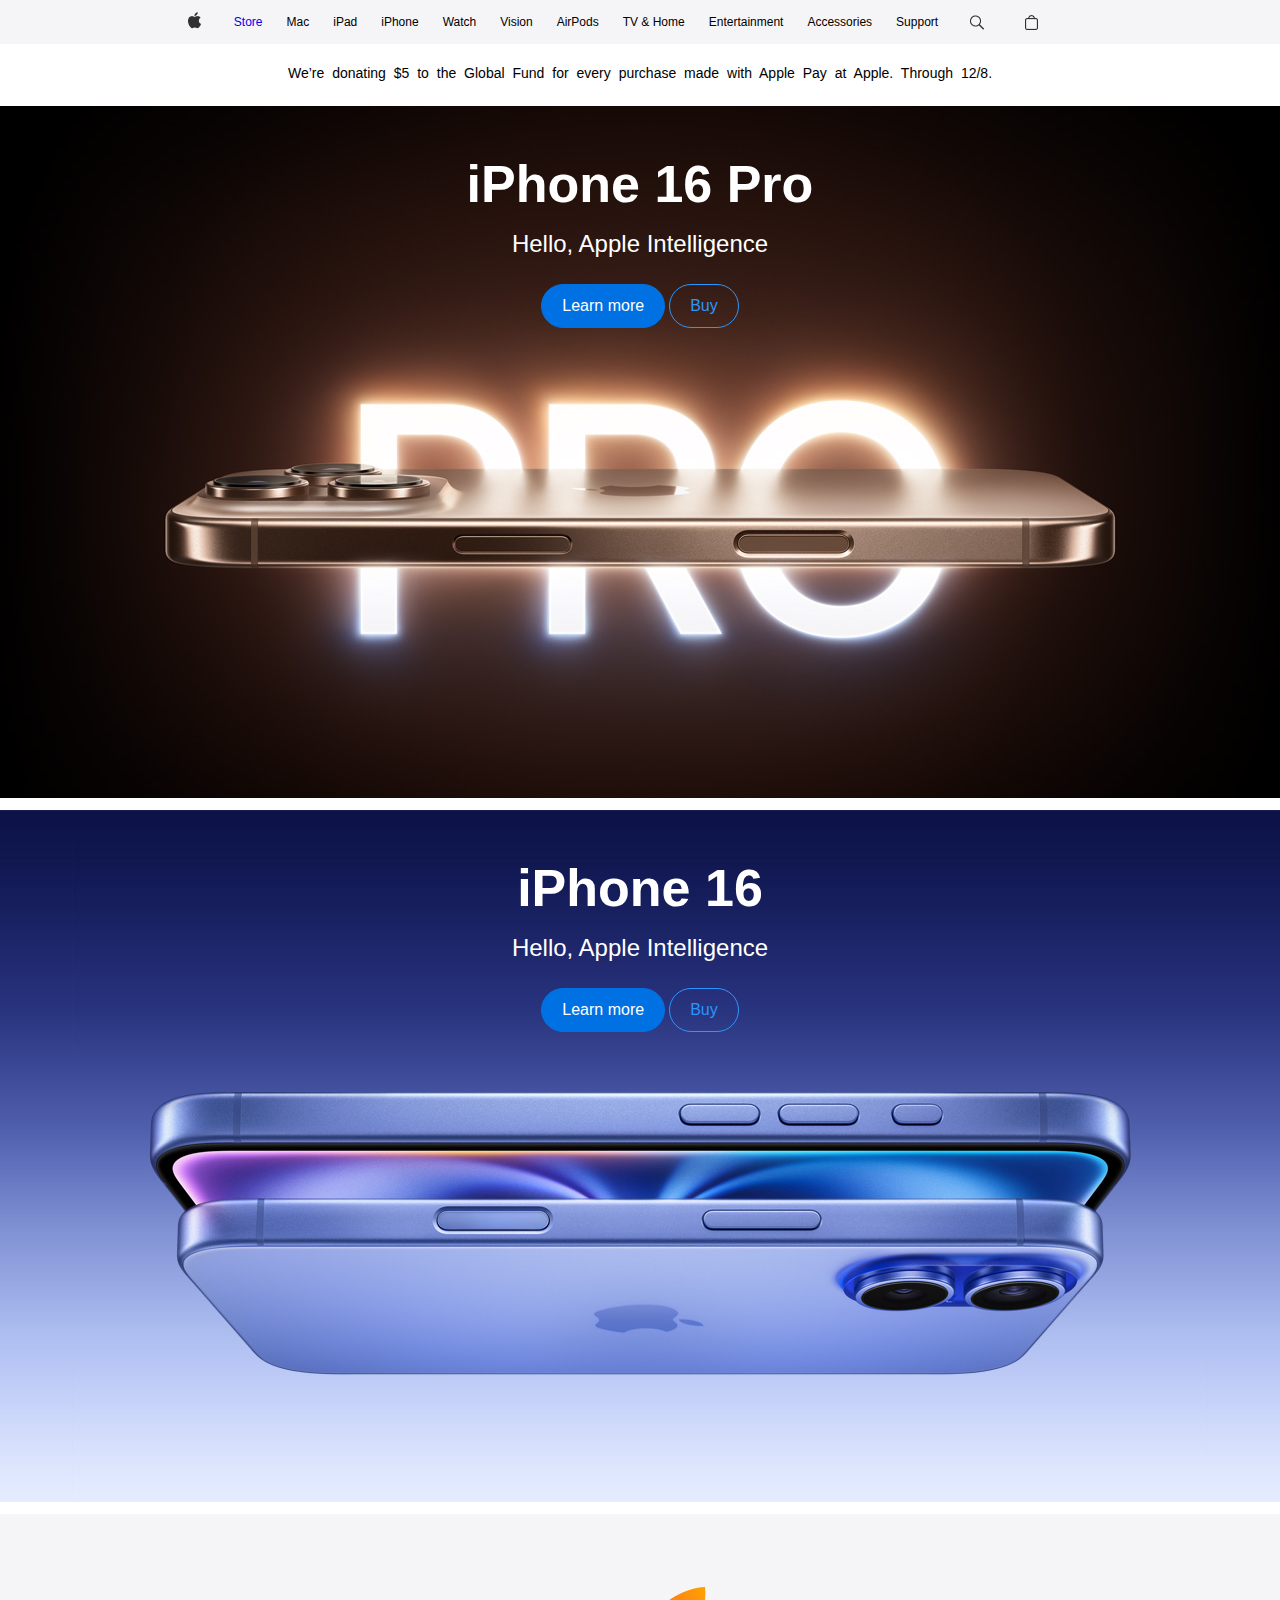
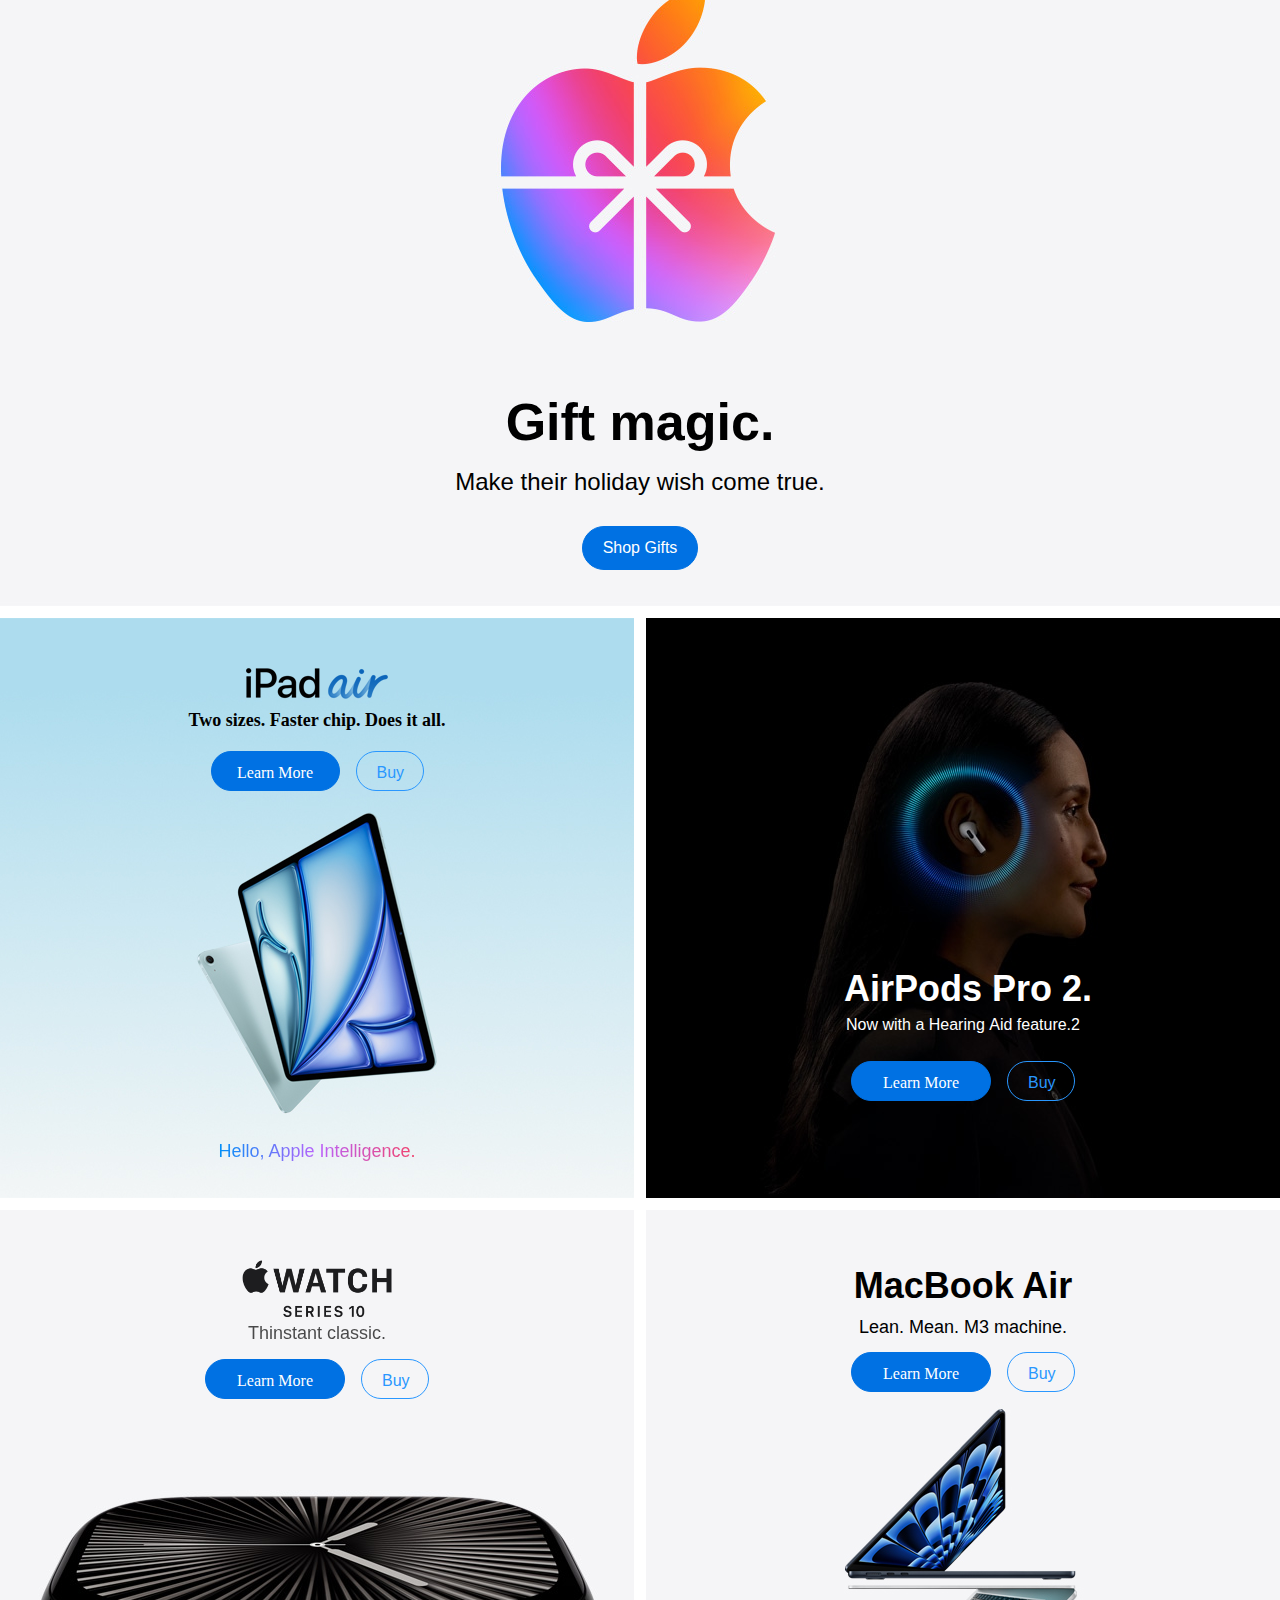
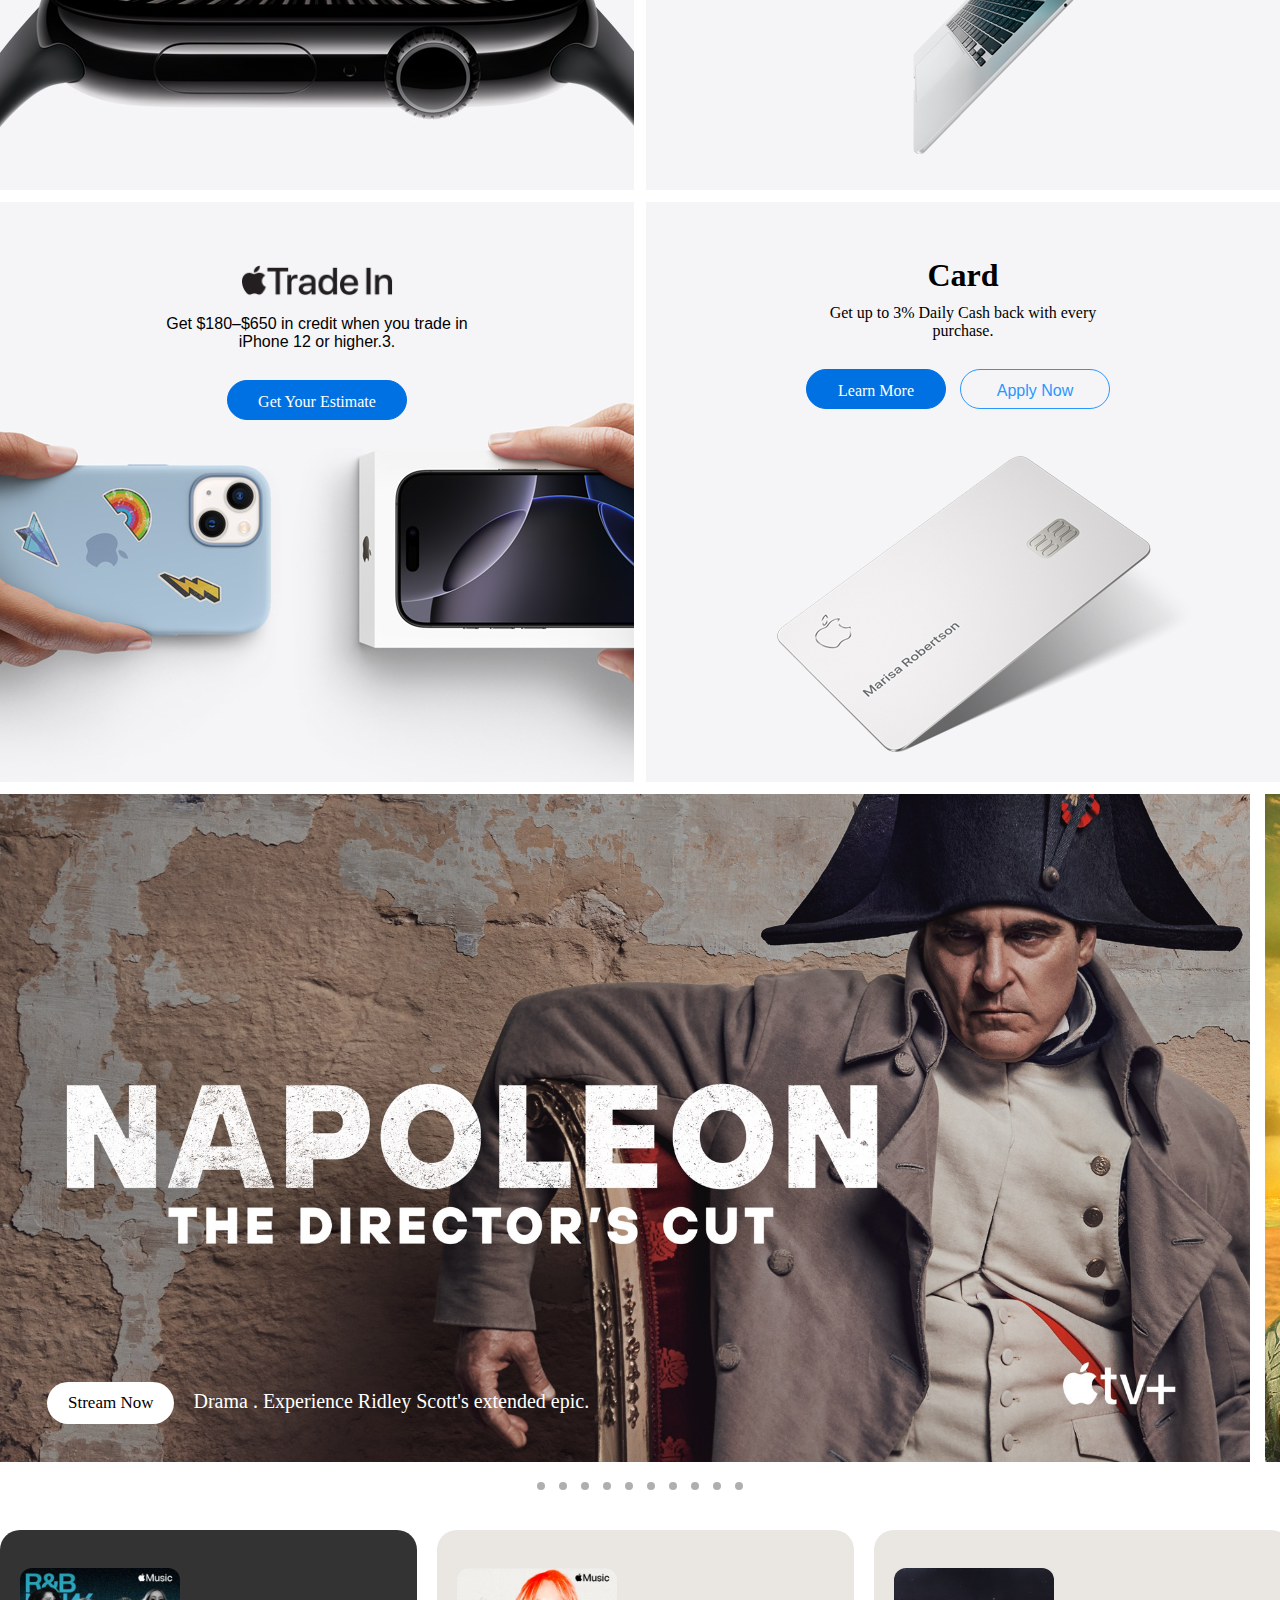
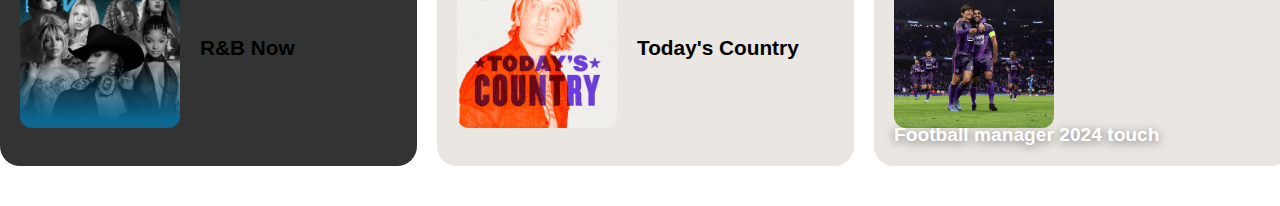
<file: index.html>
<!DOCTYPE html>
<html lang="en">
  <head>
    <meta charset="UTF-8" />
    <meta name="viewport" content="width=device-width, initial-scale=1.0" />
    <title>Apple</title>
    <link rel="stylesheet" href="./index.css" />
  </head>
  <body>
    <header class="tolgoi_heseg">
      <div class="tolgoi_heseg2">
        <img src="./alim.png" alt="Apple Logo" />
      </div>

      <a
        href="https://pinecone-academy-fgmu.vercel.app/store.html"
        class="header_link"
        >Store</a
      >
      <span class="mac">Mac</span>
      <span class="ipad">iPad</span>
      <span class="iphone">iPhone</span>
      <span class="watch">Watch</span>
      <span class="vision">Vision</span>
      <span class="pod">AirPods</span>
      <span class="tv">TV & Home</span>
      <span class="entertainment">Entertainment</span>
      <span class="accessories">Accessories</span>
      <span class="support">Support</span>

      <div class="tolgoi_icons center">
        <div class="tolgoi_icon1 center">
          <img src="./search-icon.png" alt="Search Icon" />
        </div>

        <div class="tolgoi_icon2 center">
          <img src="./cart-icon.png" alt="Cart Icon" />
        </div>

        <div class="tolgoi_icon3 center">
          <img src="./menu-icon.png" alt="Menu Icon" class="tolgoi_icon_menu" />
        </div>
      </div>
    </header>
    <div class="donationbanner">
      We’re donating $5 to the Global Fund for every purchase made with
      Apple&nbsp;Pay at Apple. Through 12/8.
    </div>

    <div class="hero hero-container--iphone16pro align-center">
      <h2 class="pro16">iPhone 16 Pro</h2>
      <p class="pro16subhead">Hello, Apple Intelligence</p>
      <div class="hero-buttons">
        <button class="button button--primary">Learn more</button>
        <button class="button button--secondary">Buy</button>
      </div>
    </div>

    <div class="hero hero-containerr--iphone16 align-center">
      <h2 class="engiin16">iPhone 16</h2>
      <p class="sub16head">Hello, Apple Intelligence</p>
      <div class="hero-buttons">
        <button class="button button--primary">Learn more</button>
        <button class="button button--secondary">Buy</button>
      </div>
    </div>
    <div class="hero hero__container hero__container--gift-magic align-center">
      <h2 class="hero-title hero-title--dark">Gift magic.</h2>
      <p class="hero-subhead hero-subhead--dark">
        Make their holiday wish come&nbsp;true.
      </p>
      <div class="figure-buttons">
        <a
          href="https://pinecone-academy-fgmu.vercel.app/store.html"
          class="button button--primary"
          >Shop Gifts</a
        >
      </div>
    </div>
    <div class="product-container">
      <div class="product product-bottom">
        <div>
          <img src="soninzurag.png" alt="iPad Air" />
        </div>
        <div>
          <h2 class="Ipad">Two sizes. Faster chip. Does it all.</h2>
        </div>

        <div class="product-buttons">
          <button class="button1 button--p1rimary">Learn More</button>
          <button class="button1 button--s2econdary">Buy</button>
        </div>
        <div>
          <p class="productipadsub">Hello, Apple Intelligence.</p>
        </div>
      </div>

      <div class="product2 product-b2ottom">
        <h2 class="ear">AirPods Pro 2.</h2>
        <p class="productearsub">Now with a Hearing Aid feature.2</p>

        <div class="productt-buttons">
          <button class="button2 button--p3rimary">Learn More</button>
          <button class="button2 button--s3econdary">Buy</button>
        </div>
      </div>
      <div class="product3 product-b3ottom">
        <div>
          <img src="./watch.png" alt="Apple Logo2" class="applelogo2" />
        </div>

        <div>
          <h3 class="pororo">Thinstant classic.</h3>
        </div>
        <div class="product-buttons">
          <button class="button3 button--p4rimary">Learn More</button>
          <button class="button3 button--s4econdary">Buy</button>
        </div>
      </div>
      <div class="product4 product-b4ottom">
        <div>
          <h2 class="airmac">MacBook Air</h2>
        </div>
        <div>
          <p class="productmacsub">Lean. Mean. M3 machine.</p>
        </div>
        <div class="product1-buttons">
          <button class="button4 button--p5rimary">Learn More</button>
          <button class="button4 button--s5econdary">Buy</button>
        </div>
      </div>
      <div class="product5 product-b5ottom">
        <div>
          <img src="./tradein.png" alt="Apple Logo2" class="applelogo3" />
        </div>
        <div>
          <p class="producttradesub">
            Get $180–$650 in credit when you trade in iPhone 12 or higher.3.
          </p>
        </div>
        <div class="product2-buttons">
          <button class="button5 button--p6rimary">Get Your Estimate</button>
        </div>
      </div>
      <div class="product6 product-b6ottom">
        <div>
          <h2 class="applecart">Card</h2>
          <!-- <img src="./alim.png" alt="Apple Logo3" class="applelogo4" /> -->
        </div>
        <div>
          <p class="productcartsub">
            Get up to 3% Daily Cash back with every purchase.
          </p>
        </div>
        <div class="produc32-buttons">
          <button class="button6 button--p7rimary">Learn More</button>
          <button class="button6 button--s7econdary">Apply Now</button>
        </div>
      </div>
    </div>
    <div class="media-carousel">
      <div
        id="napoleon"
        class="carousel-slide1"
        style="--background-image: url('./napoleon.jpg')"
      >
        <div class="carousel-info1">
          <button class="carousel1button">Stream Now</button>
          <span class="carousel-drama">Drama</span>
          <span class="carouseltseg1">.</span>
          <span class="description1"
            >Experience Ridley Scott's extended epic.</span
          >
        </div>
      </div>

      <div
        id="bad-monkey"
        class="carousel-slide2"
        style="--background-image: url('./bad-monkey.jpg')"
      >
        <div class="carousel-info2">
          <button class="carousel2button">Stream Now</button>
          <span class="carousel-comedy">Comedy</span>
          <span class="carouseltseg2">.</span>
          <span class="description2">The shady side of paradise.</span>
        </div>
      </div>
      <div
        id="instigators"
        class="carousel-slide3"
        style="--background-image: url('./instigators.jpg')"
      >
        <div class="carousel-info3">
          <button class="carousel3button">Stream Now</button>
          <span class="carousel-action">Action</span>
          <span class="carouseltseg3">.</span>
          <span class="description3">Worst. Heist. Ever.</span>
        </div>
      </div>
      <div
        id="k-pop-idols"
        class="carousel-slide4"
        style="--background-image: url('./k-pop-idols.jpg')"
      >
        <div class="carousel-info4">
          <button class="carousel4button">Stream Now</button>
          <span class="carouseldocunmentary">Documentary</span>
          <span class="carouseltseg4">.</span>
          <span class="description4">All that glitters isn't gold.</span>
        </div>
      </div>

      <div
        id="season-pass"
        class="carousel-slide5"
        style="--background-image: url('./season-pass.jpg')"
      >
        <div class="carousel-info5">
          <button class="carousel5button">Stream Now</button>
          <span class="description5"
            >Watch Messi, every club, and every match--live.</span
          >
        </div>
      </div>

      <div
        id="pressumed-innocent"
        class="carousel-slide6"
        style="--background-image: url('./pressumed-innocent.jpg')"
      >
        <div class="carousel-info6">
          <button class="carousel6button">Stream Now</button>
          <span class="carouselcrime">Crime</span>
          <span class="carouseltseg6">.</span>
          <span class="description6">Presume nothing.</span>
        </div>
      </div>
      <div
        id="pachinko"
        class="carousel-slide7"
        style="--background-image: url('./pachinko.jpg')"
      >
        <div class="carousel-info7">
          <button class="carousel7button">Stream Now</button>
          <span class="carouseldrama2">Drama</span>
          <span class="caarouseltseg7">.</span>
          <span class="description7">New season.</span>
        </div>
      </div>
      <div
        id="baseball"
        class="carousel-slide8"
        style="--background-image: url('./baseball.jpg')"
      >
        <div class="carousel-info8">
          <button class="carousel8button">See the schedule</button>
          <span class="desctiption8">Live MLB games, every Friday.</span>
        </div>
      </div>
      <div
        id="lady-in-the-lake"
        class="carousel-slide9"
        style="--background-image: url('./lady-in-the-lake.jpg')"
      >
        <div class="carousel-info9">
          <button class="carousel9button">Stream Now</button>
          <span class="carouselthriller">Thriller</span>
          <span class="carouseltseg9">.</span>
          <span class="description9"
            >Natalie Portman and Moses Ingram star in a visionary noir
            thriller.</span
          >
        </div>
      </div>
      <div
        id="morning-show"
        class="carousel-slide10"
        style="--background-image: url('./morning-show.jpg')"
      >
        <div class="carousel-info10">
          <button class="carousel10button">Stream Now</button>
          <span class="carouseldrama3">Drama</span>
          <span class="caraouseltseg10">.</span>
          <span class="description10"
            >16 Emmy® Nominations Including Best Drama</span
          >
        </div>
      </div>
    </div>
    <div class="slidesumnuud">
      <a href="#napoleon" class="bullet"></a>
      <a href="#bad-monkey" class="bullet"></a>
      <a href="#instigators" class="bullet"></a>
      <a href="#k-pop-idols" class="bullet"></a>
      <a href="#season-pass" class="bullet"></a>
      <a href="#presumed-innocent" class="bullet"></a>
      <a href="#pachinko" class="bullet"></a>
      <a href="#baseball" class="bullet"></a>
      <a href="#lady-in-the-lake" class="bullet"></a>
      <a href="#morning-show" class="bullet"></a>
    </div>
    <div class="slider-wrapper">
      <div class="slider">
      <div class="slider-item" style="--item: 1; --bg-color: rgb(20, 40, 50); --color:white">
        <div class="slider-content">
          <div class="slider-image-small">
            <img src="./rnb.png" alt="R&B Now">
          </div>
          <p class="slider-title">R&B Now</p>
          <div class="slider-overlay">
            <button class="slider-button">Listen Now</button>
          </div>
        </div>
      </div>
      <div class="slider-item2" style="--item:2; --bg-color:#eae6e1; --color: black">
        <div class="slider-content2">
          <div class="slider-image-small2">
            <img class="slider-image2" src="./2.jpg" alt="Today's Country">
          </div>
          <p class="slider-title2">Today's Country</p>
          <div class="slider-overlay2">
            <button class="slider-button2">Listen Now</button>
          </div>
        </div>
      </div>
      <div class="slider-item3" style="--item:3; --bg-color:#eae6e1; --color: black">
        <div class="slider-content3">
          <div class="slider-image-small3">
            <img class="slider-image" src="./3.png" alt="Football manager 2024 touch">
          </div>
          <p class="slider-caption3">Football manager 2024 touch</p>
          <div class="slider-overlay3">
            <button class="slider-button3">Listen Now</button>
          </div>
        </div>
      </div>
      <div class="slider-item" style="--item: 4;">
        <div class="slider-content">
          <div class="slider-image-full">
            <img class="slider-image" src="./4.png" alt="6 Weeks to Restart Your Fitness">
          </div>
          <p class="slider-caption">6 Weeks to Restart Your Fitness</p>
          <div class="slider-overlay">
            <button class="slider-button">Listen Now</button>
          </div>
        </div>
      </div>
      <div class="slider-item" style="--item: 5;">
        <div class="slider-content">
          <div class="slider-image-full">
            <img class="slider-image" src="./5.png" alt="NBA 2K25 Arcade Edition">
          </div>
          <p class="slider-caption">NBA 2K25 Arcade Edition</p>
          <div class="slider-overlay">
            <button class="slider-button">Listen Now</button>
          </div>
        </div>
      </div> 
      <div class="slider-item" style="--item: 6;">
        <div class="slider-content">
          <div class="slider-image-full">
            <img class="slider-image" src="./6.png" alt="Strength with Kyle">
          </div>
          <p class="slider-caption">Strength with Kyle</p>
          <div class="slider-overlay">
            <button class="slider-button">Listen Now</button>
          </div>
        </div>
      </div>
      <div class="slider-item" style="--item: 7;">
        <div class="slider-content">
          <div class="slider-image-full">
            <img class="slider-image" src="./7.png" alt="Run your first 5k">
          </div>
          <p class="slider-caption">Run your first 5k</p>
          <div class="slider-overlay">
            <button class="slider-button">Listen Now</button>
          </div>
        </div>
      </div>
      <div class="slider-item" style="--item: 8; --bg-color: rgb(64, 13, 14)">
        <div class="slider-content">
          <div class="slider-image-small">
            <img class="slider-image" src="./8.png" alt="Today's Indie Rock">
          </div>
          <p class="slider-title">Today's Indie Rock</p>
          <div class="slider-overlay">
            <button class="slider-button">Listen Now</button>
          </div>
        </div>
      </div>
      <div class="slider-item" style="--item: 9;">
        <div class="slider-content">
          <div class="slider-image-full">
            <img class="slider-image" src="./9.png" alt="Hello Kitty Island Adventure">
          </div>
          <p class="slider-caption">Hello Kitty Island Adventure</p>
          <div class="slider-overlay">
            <button class="slider-button">Listen Now</button>
          </div>
        </div>
      </div>
      <div class="slider-item" style="--item: 10; --bg-color: rgb(38, 38, 38)">
        <div class="slider-content">
          <div class="slider-image-small">
            <img class="slider-image" src="./10.png" alt="Strength With Kyle">
          </div>
          <p class="slider-title">Strength With Kyle</p>
          <div class="slider-overlay">
            <button class="slider-button">Listen Now</button>
          </div>
        </div>
      </div>
      </div>
    </div>
  </body>
</html>
</file>
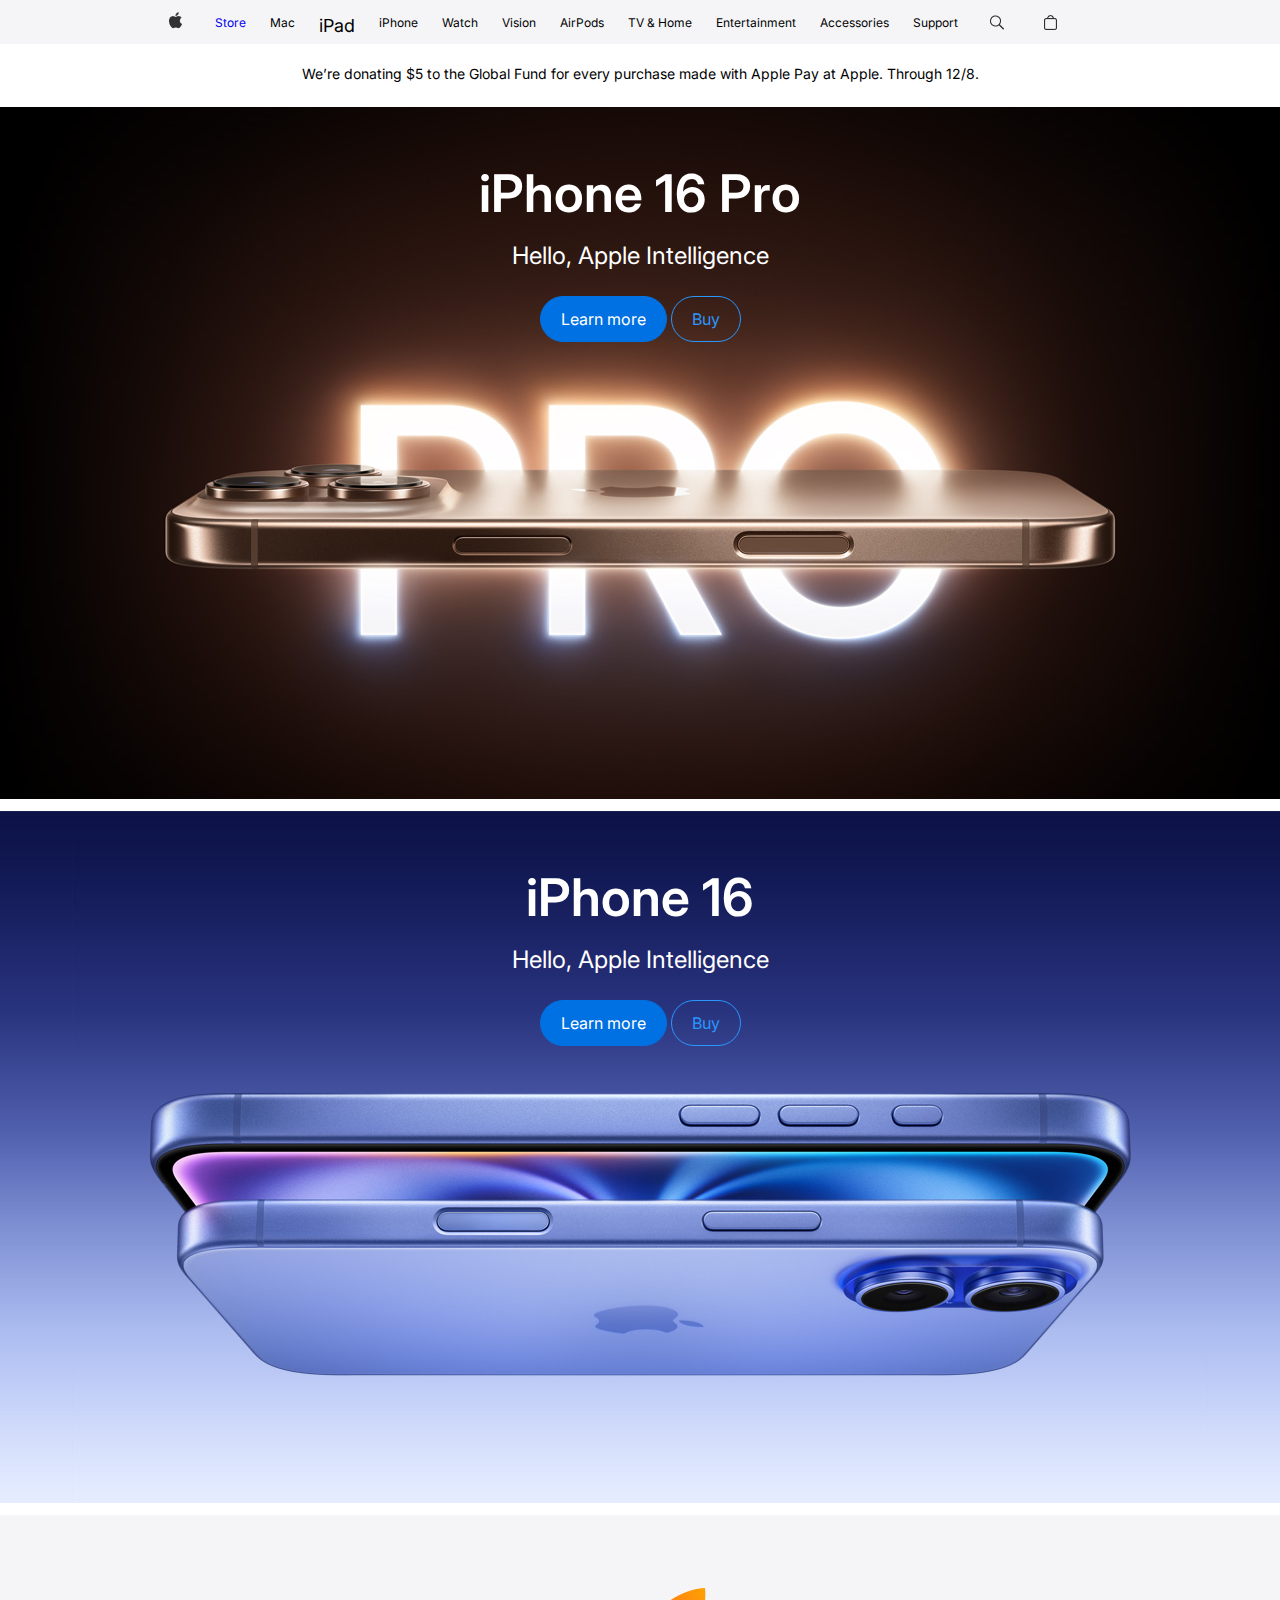
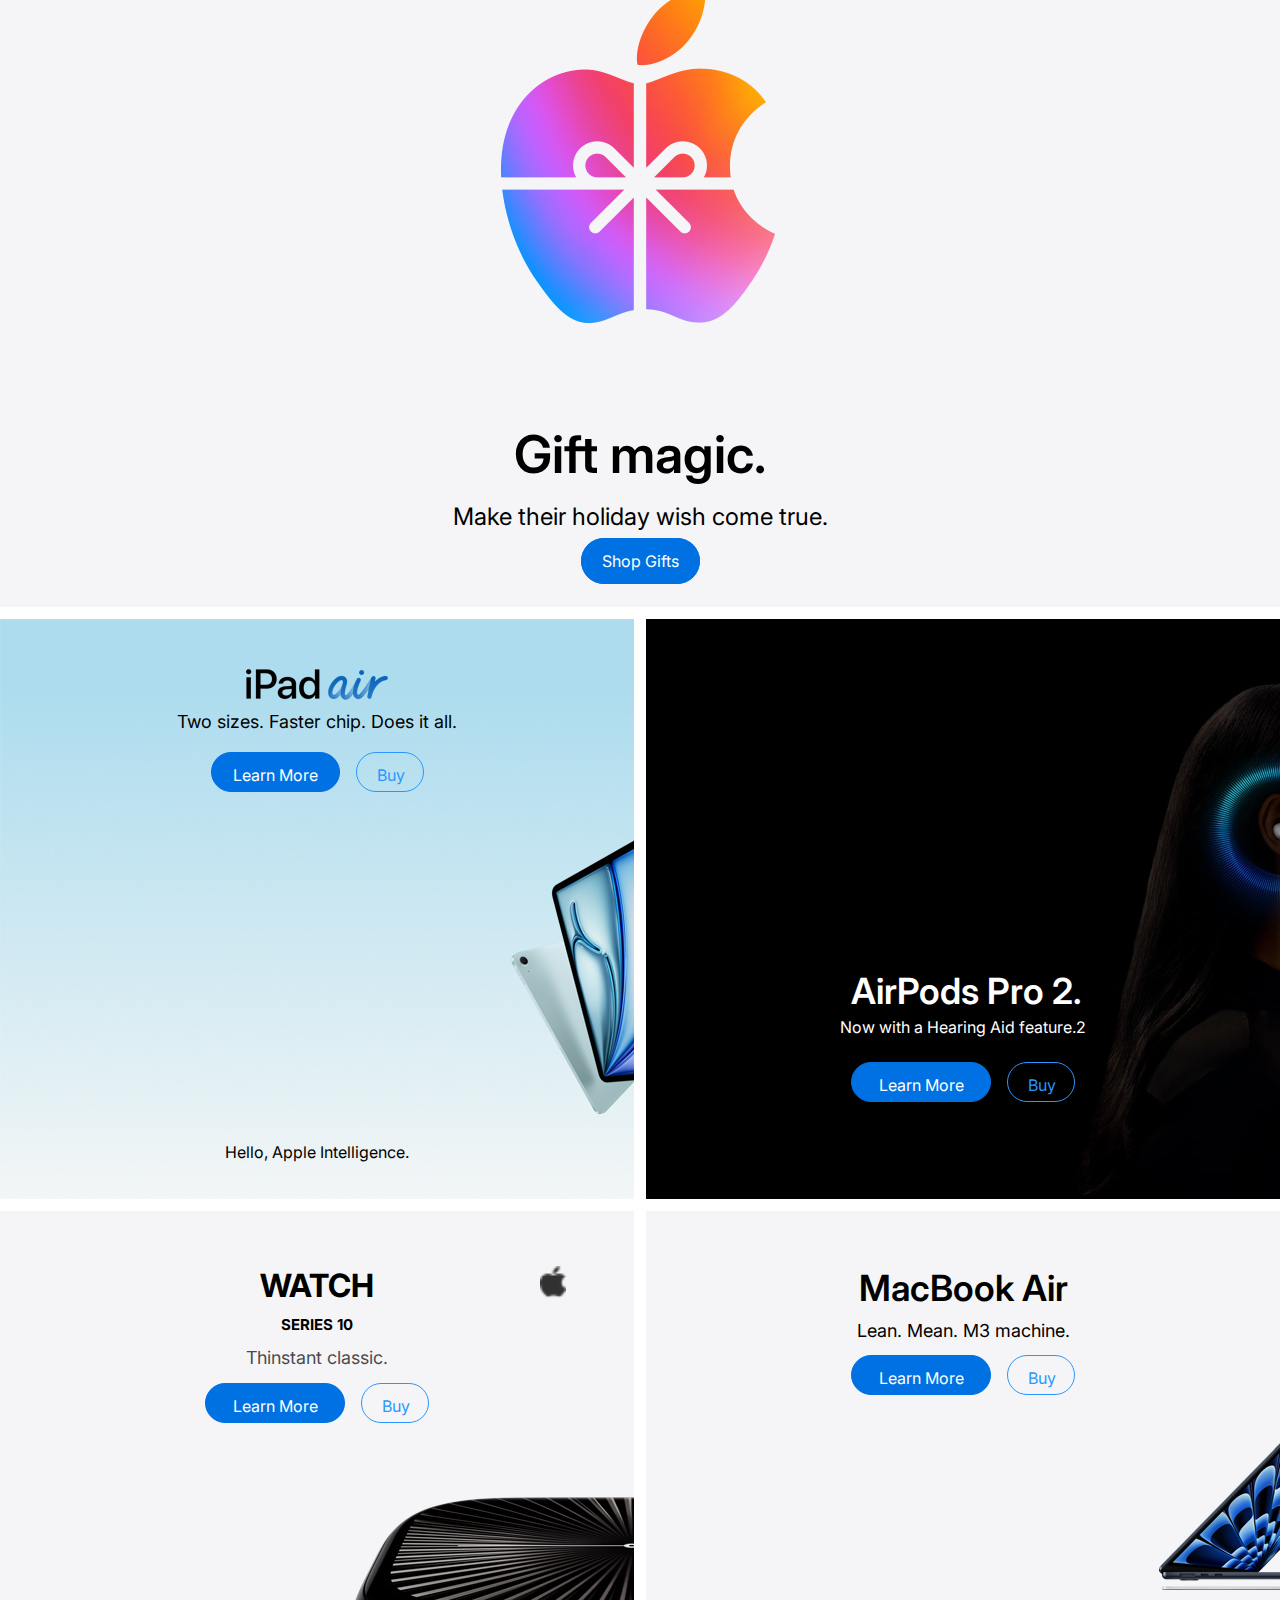
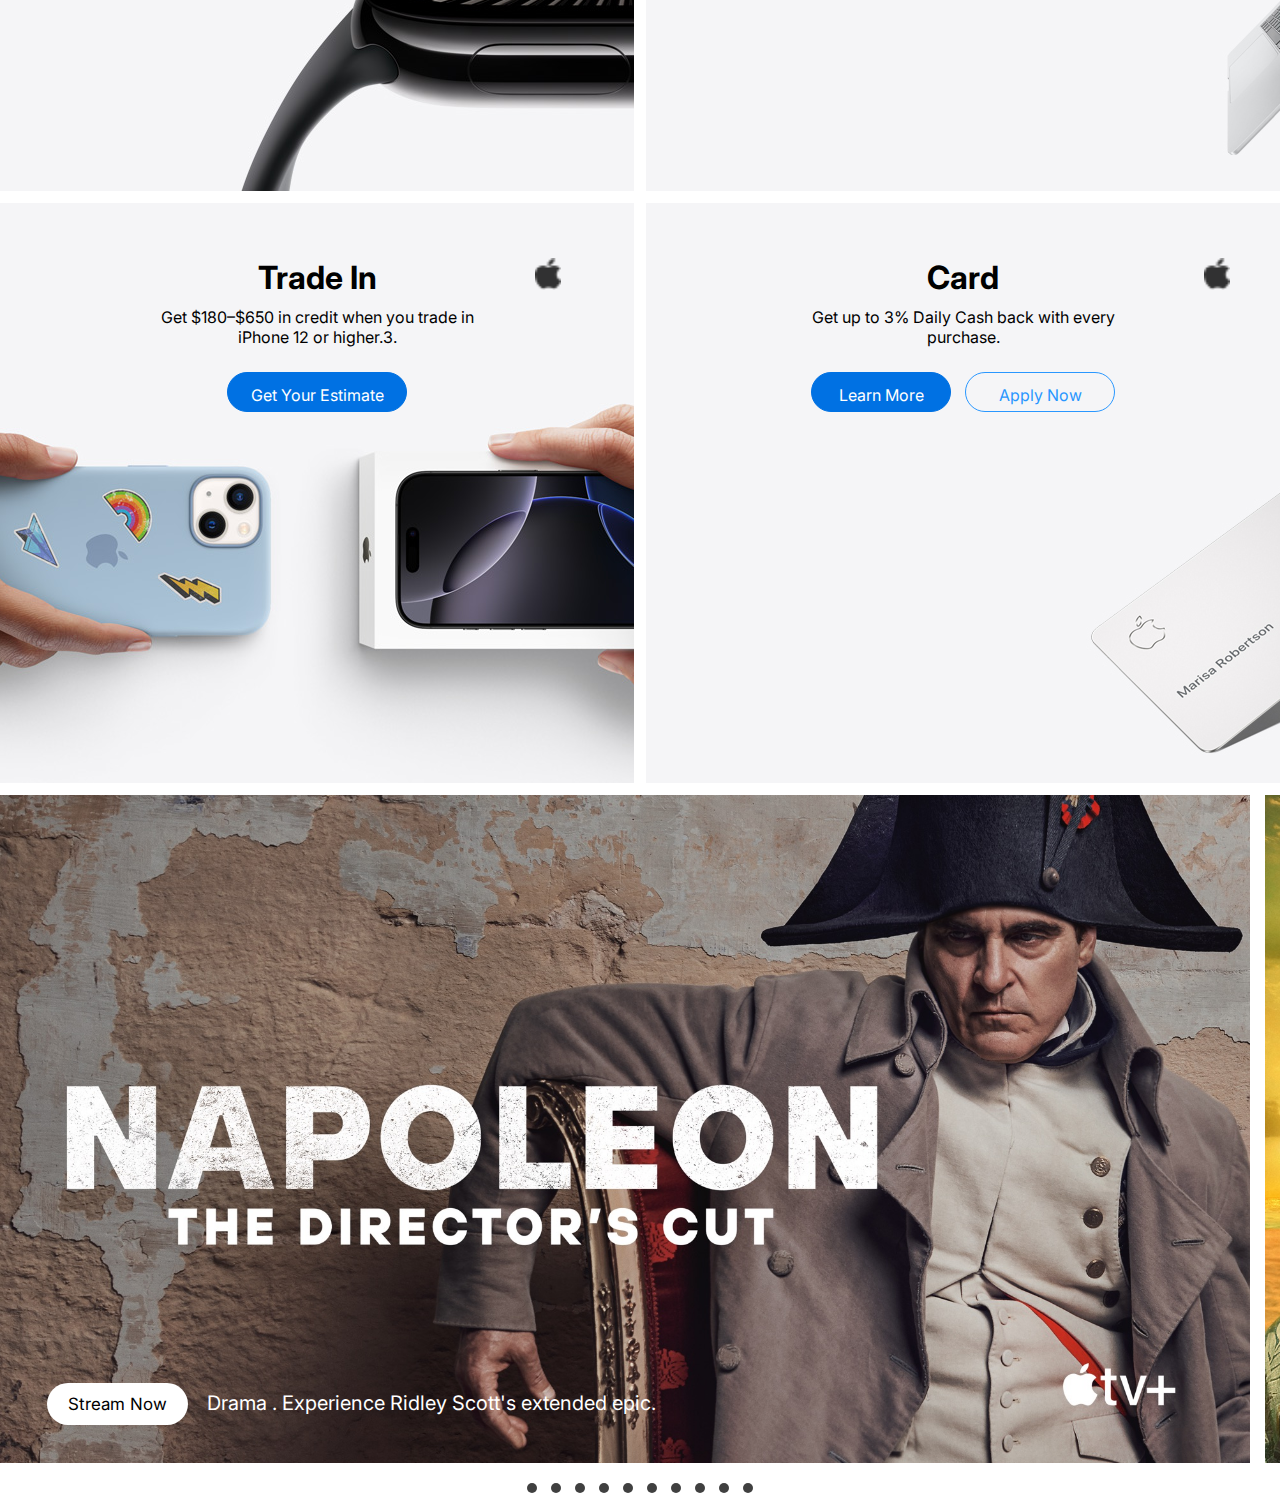
<file: Apple copy.html>
<!DOCTYPE html>
<!-- saved from url=(0041)https://pinecone-academy-fgmu.vercel.app/ -->
<html lang="en">
  <head>
    <meta http-equiv="Content-Type" content="text/html; charset=UTF-8" />
    <title>Apple</title>

    <link rel="stylesheet" href="./apple.css" />
    <meta name="viewport" content="width=device-width, initial-scale=1.0" />
  </head>
  <style>
    @import url("https://fonts.googleapis.com/css2?family=Bebas+Neue&family=Hanuman:wght@100..900&family=Inter:ital,opsz,wght@0,14..32,100..900;1,14..32,100..900&family=Montserrat:ital,wght@0,100..900;1,100..900&family=Poppins:ital,wght@0,100;0,200;0,300;0,400;0,500;0,600;0,700;0,800;0,900;1,100;1,200;1,300;1,400;1,500;1,600;1,700;1,800;1,900&display=swap");
  </style>

  <body>
    <header class="tolgoi_heseg">
      <div class="tolgoi_heseg2">
        <img src="./alim.png" alt="Apple Logo" />
      </div>

      <a
        href="https://pinecone-academy-fgmu.vercel.app/store.html"
        class="header_link"
        >Store</a
      >
      <span class="mac">Mac</span>
      <span class="ipad">iPad</span>
      <span class="iphone">iPhone</span>
      <span class="watch">Watch</span>
      <span class="vision">Vision</span>
      <span class="pod">AirPods</span>
      <span class="tv">TV & Home</span>
      <span class="entertainment">Entertainment</span>
      <span class="accessories">Accessories</span>
      <span class="support">Support</span>

      <div class="tolgoi_icons center">
        <div class="tolgoi_icon1 center">
          <img src="./search-icon.png" alt="Search Icon" />
        </div>

        <div class="tolgoi_icon2 center">
          <img src="./cart-icon.png" alt="Cart Icon" />
        </div>

        <div class="tolgoi_icon3 center">
          <img src="./menu-icon.png" alt="Menu Icon" class="tolgoi_icon_menu" />
        </div>
      </div>
    </header>

    <div class="donationbanner">
      We’re donating $5 to the Global Fund for every purchase made with
      Apple&nbsp;Pay at Apple. Through 12/8.
    </div>

    <div class="hero hero-container--iphone16pro align-center">
      <h2 class="pro16">iPhone 16 Pro</h2>
      <p class="pro16subhead">Hello, Apple Intelligence</p>
      <div class="hero-buttons">
        <button class="button button--primary">Learn more</button>
        <button class="button button--secondary">Buy</button>
      </div>
    </div>

    <div class="hero hero-containerr--iphone16 align-center">
      <h2 class="engiin16">iPhone 16</h2>
      <p class="sub16head">Hello, Apple Intelligence</p>
      <div class="hero-buttons">
        <button class="button button--primary">Learn more</button>
        <button class="button button--secondary">Buy</button>
      </div>
    </div>
    <div class="hero__container hero__container--gift-magic align-center">
      <h2 class="hero-title hero-title--dark">Gift magic.</h2>
      <p class="hero-subhead hero-subhead--dark">
        Make their holiday wish come&nbsp;true.
      </p>
      <div class="figure-buttons">
        <a
          href="https://pinecone-academy-fgmu.vercel.app/store.html"
          class="button button--primary"
          >Shop Gifts</a
        >
      </div>
    </div>
    <div class="product-container">
      <div class="product product-bottom">
        <div>
          <img src="soninzurag.png" alt="iPad Air" />
        </div>
        <div>
          <h2 class="ipad">Two sizes. Faster chip. Does it all.</h2>
        </div>

        <div class="product-buttons">
          <button class="button1 button--p1rimary">Learn More</button>
          <button class="button1 button--s2econdary">Buy</button>
        </div>
        <div>
          <p class="productipadsub">Hello, Apple Intelligence.</p>
        </div>
      </div>

      <div class="product2 product-b2ottom">
        <h2 class="ear">AirPods Pro 2.</h2>
        <p class="productearsub">Now with a Hearing Aid feature.2</p>

        <div class="productt-buttons">
          <button class="button2 button--p3rimary">Learn More</button>
          <button class="button2 button--s3econdary">Buy</button>
        </div>
      </div>
      <div class="product3 product-b3ottom">
        <div>
          <h2 class="watch2">WATCH</h2>
          <img src="./alim.png" alt="Apple Logo2" class="applelogo2" />
        </div>
        <div>
          <p class="productwatchsub">SERIES 10</p>
        </div>
        <div>
          <h3 class="pororo">Thinstant classic.</h3>
        </div>
        <div class="product-buttons">
          <button class="button3 button--p4rimary">Learn More</button>
          <button class="button3 button--s4econdary">Buy</button>
        </div>
      </div>
      <div class="product4 product-b4ottom">
        <div>
          <h2 class="airmac">MacBook Air</h2>
        </div>
        <div>
          <p class="productmacsub">Lean. Mean. M3 machine.</p>
        </div>
        <div class="product1-buttons">
          <button class="button4 button--p5rimary">Learn More</button>
          <button class="button4 button--s5econdary">Buy</button>
        </div>
      </div>
      <div class="product5 product-b5ottom">
        <div>
          <h2 class="tradein">Trade In</h2>
          <img src="./alim.png" alt="Apple Logo2" class="applelogo3" />
        </div>
        <div>
          <p class="producttradesub">
            Get $180–$650 in credit when you trade in iPhone 12 or higher.3.
          </p>
        </div>
        <div class="product2-buttons">
          <button class="button5 button--p6rimary">Get Your Estimate</button>
        </div>
      </div>
      <div class="product6 product-b6ottom">
        <div>
          <h2 class="applecart">Card</h2>
          <img src="./alim.png" alt="Apple Logo3" class="applelogo4" />
        </div>
        <div>
          <p class="productcartsub">
            Get up to 3% Daily Cash back with every purchase.
          </p>
        </div>
        <div class="produc32-buttons">
          <button class="button6 button--p7rimary">Learn More</button>
          <button class="button6 button--s7econdary">Apply Now</button>
        </div>
      </div>
    </div>
    <div class="media-carousel">
      <div
        id="napoleon"
        class="carousel-slide1"
        style="--background-image: url('./napoleon.jpg')"
      >
        <div class="carousel-info1">
          <button class="carousel1button">Stream Now</button>
          <span class="carousel-drama">Drama</span>
          <span class="carouseltseg1">.</span>
          <span class="description1"
            >Experience Ridley Scott's extended epic.</span
          >
        </div>
      </div>

      <div
        id="bad-monkey"
        class="carousel-slide2"
        style="--background-image: url('./bad-monkey.jpg')"
      >
        <div class="carousel-info2">
          <button class="carousel2button">Stream Now</button>
          <span class="carousel-comedy">Comedy</span>
          <span class="carouseltseg2">.</span>
          <span class="description2">The shady side of paradise.</span>
        </div>
      </div>
      <div
        id="instigators"
        class="carousel-slide3"
        style="--background-image: url('./instigators.jpg')"
      >
        <div class="carousel-info3">
          <button class="carousel3button">Stream Now</button>
          <span class="carousel-action">Action</span>
          <span class="carouseltseg3">.</span>
          <span class="description3">Worst. Heist. Ever.</span>
        </div>
      </div>
      <div
        id="k-pop-idols"
        class="carousel-slide4"
        style="--background-image: url('./k-pop-idols.jpg')"
      >
        <div class="carousel-info4">
          <button class="carousel4button">Stream Now</button>
          <span class="carouseldocunmentary">Documentary</span>
          <span class="carouseltseg4">.</span>
          <span class="description4">All that glitters isn't gold.</span>
        </div>
      </div>

      <div
        id="season-pass"
        class="carousel-slide5"
        style="--background-image: url('./season-pass.jpg')"
      >
        <div class="carousel-info5">
          <button class="carousel5button">Stream Now</button>
          <span class="description5"
            >Watch Messi, every club, and every match--live.</span
          >
        </div>
      </div>

      <div
        id="pressumed-innocent"
        class="carousel-slide6"
        style="--background-image: url('./pressumed-innocent.jpg')"
      >
        <div class="carousel-info6">
          <button class="carousel6button">Stream Now</button>
          <span class="carouselcrime">Crime</span>
          <span class="carouseltseg6">.</span>
          <span class="description6">Presume nothing.</span>
        </div>
      </div>
      <div
        id="pachinko"
        class="carousel-slide7"
        style="--background-image: url('./pachinko.jpg')"
      >
        <div class="carousel-info7">
          <button class="carousel7button">Stream Now</button>
          <span class="carouseldrama2">Drama</span>
          <span class="caarouseltseg7">.</span>
          <span class="description7">New season.</span>
        </div>
      </div>
      <div
        id="baseball"
        class="carousel-slide8"
        style="--background-image: url('./baseball.jpg')"
      >
        <div class="carousel-info8">
          <button class="carousel8button">See the schedule</button>
          <span class="desctiption8">Live MLB games, every Friday.</span>
        </div>
      </div>
      <div
        id="lady-in-the-lake"
        class="carousel-slide9"
        style="--background-image: url('./lady-in-the-lake.jpg')"
      >
        <div class="carousel-info9">
          <button class="carousel9button">Stream Now</button>
          <span class="carouselthriller">Thriller</span>
          <span class="carouseltseg9">.</span>
          <span class="description9"
            >Natalie Portman and Moses Ingram star in a visionary noir
            thriller.</span
          >
        </div>
      </div>
      <div
        id="morning-show"
        class="carousel-slide10"
        style="--background-image: url('./morning-show.jpg')"
      >
        <div class="carousel-info10">
          <button class="carousel10button">Stream Now</button>
          <span class="carouseldrama3">Drama</span>
          <span class="caraouseltseg10">.</span>
          <span class="description10"
            >16 Emmy® Nominations Including Best Drama</span
          >
        </div>
      </div>
    </div>
    <div class="slidesumnuud">
      <a href="#napoleon" class="bullet"></a>
      <a href="#bad-monkey" class="bullet"></a>
      <a href="#instigators" class="bullet"></a>
      <a href="#k-pop-idols" class="bullet"></a>
      <a href="#season-pass" class="bullet"></a>
      <a href="#presumed-innocent" class="bullet"></a>
      <a href="#pachinko" class="bullet"></a>
      <a href="#baseball" class="bullet"></a>
      <a href="#lady-in-the-lake" class="bullet"></a>
      <a href="#morning-show" class="bullet"></a>
    </div>
  </body>
</html>
</file>
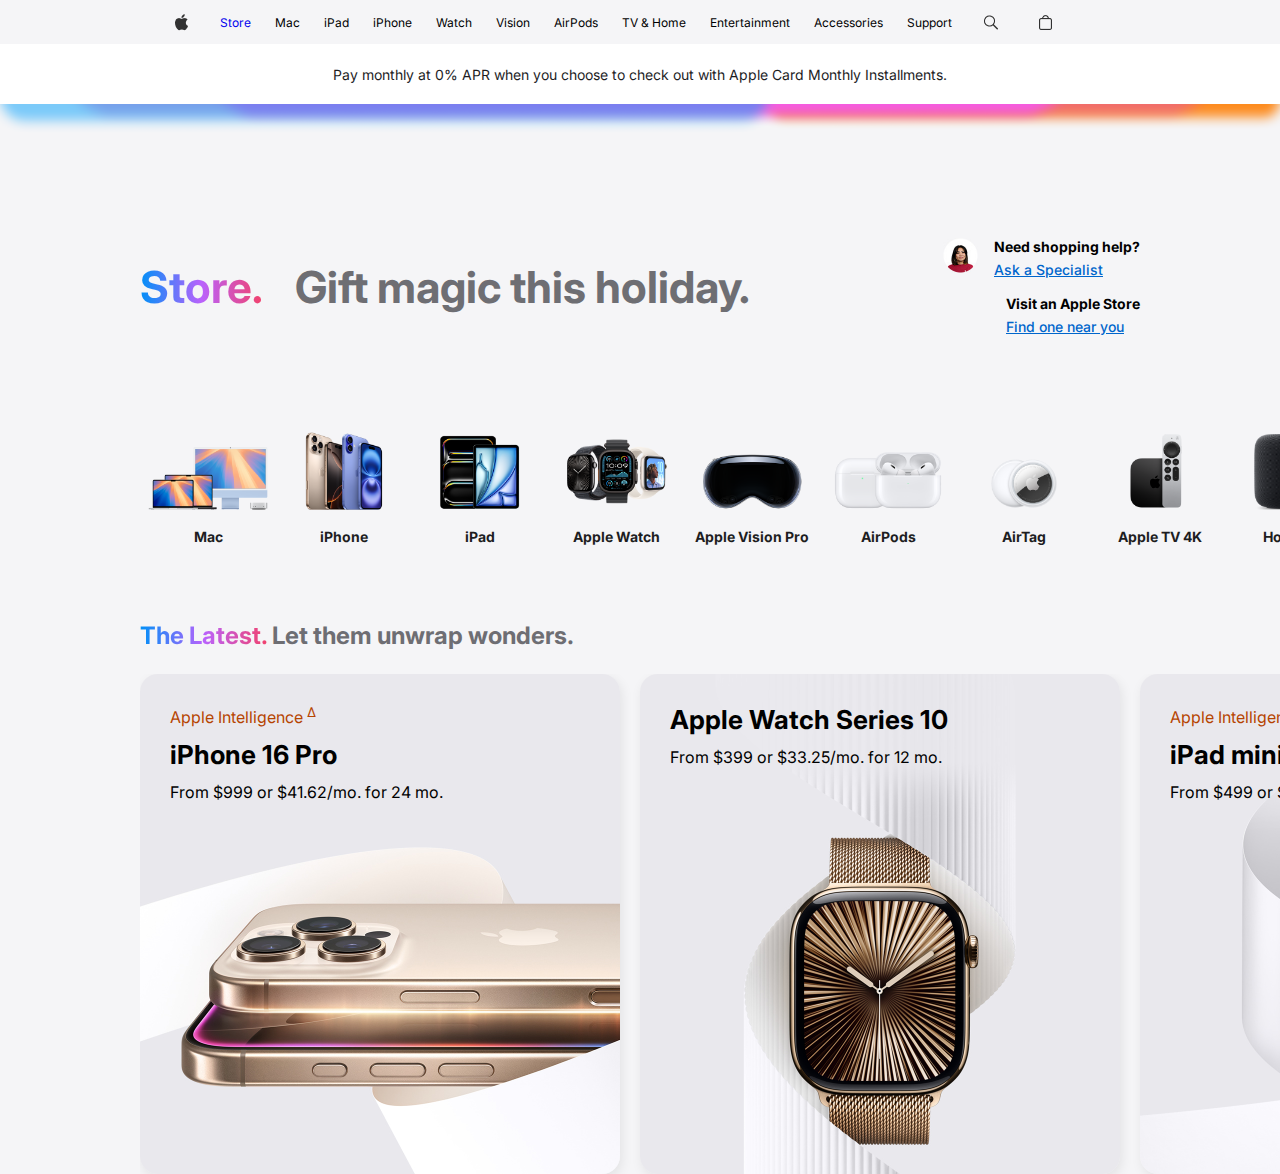
<file: apple2 copy.html>
<!DOCTYPE html>
<html lang="en">
  <head>
    <meta charset="UTF-8" />
    <meta name="viewport" content="width=device-width, initial-scale=1.0" />
    <title>Document</title>
    <link rel="stylesheet" href="./apple2.css" />
  </head>
  <body>
    <header class="header center">
      <div class="header__icon center">
        <img src="./alim.png" alt="Apple Logo" />
      </div>

      <a href="./store.html" class="header__link">Store</a>
      <span class="header__link">Mac</span>
      <span class="header__link">iPad</span>
      <span class="header__link">iPhone</span>
      <span class="header__link">Watch</span>
      <span class="header__link">Vision</span>
      <span class="header__link">AirPods</span>
      <span class="header__link">TV & Home</span>
      <span class="header__link">Entertainment</span>
      <span class="header__link">Accessories</span>
      <span class="header__link">Support</span>

      <div class="header__icons center">
        <div class="header__icon center">
          <img src="./search-icon.png" alt="Search Icon" />
        </div>

        <div class="header__icon center">
          <img src="./cart-icon.png" alt="Cart Icon" />
        </div>

        <div class="header__icon center">
          <img
            src="./menu-icon.png"
            alt="Menu Icon"
            class="header__icon--image--menu"
          />
        </div>
      </div>
    </header>

    <div class="ribbon center">
      Pay monthly at 0% APR when you choose to check out with Apple Card Monthly
      Installments.
    </div>

    <img src="./store-header.png" alt="" class="gradient-header" />

    <div class="store-container">
      <div class="store-header center">
        <h1 class="store-title rainbow-text">Store.</h1>
        <p class="store-subtitle">Gift magic this holiday.</p>
      </div>

      <div class="store-support">
        <div class="support-item">
          <div class="support-icon">
            <img
              width="35"
              height="35"
              src="./ajiltan.jpg"
              alt="Store Specialist Icon"
            />
          </div>

          <div class="support-details">
            <h2 class="support-title">Need shopping help?</h2>
            <a class="link" href="#" target="_blank">Ask a Specialist</a>
          </div>
        </div>

        <div class="support-item">
          <div class="support-icon"></div>

          <div class="support-details">
            <h2 class="support-title">Visit an Apple Store</h2>
            <a class="link" href="#" target="_blank">Find one near you</a>
          </div>
        </div>
      </div>
    </div>

    <div class="products-cards">
      <div class="product-card">
        <div class="product-card-image">
          <img class="product-image" src="./storemac.png" alt="Mac" />
        </div>
        <h4 class="product-title">Mac</h4>
      </div>

      <div class="product-card">
        <div class="product-card-image">
          <img class="product-image" src="./storeiphoen.png" alt="iPhone" />
        </div>
        <h4 class="product-title">iPhone</h4>
      </div>

      <div class="product-card">
        <div class="product-card-image">
          <img class="product-image" src="./storeipad.png" alt="iPad" />
        </div>
        <h4 class="product-title">iPad</h4>
      </div>

      <div class="product-card">
        <div class="product-card-image">
          <img class="product-image" src="./storewatch.png" alt="Apple Watch" />
        </div>
        <h4 class="product-title">Apple Watch</h4>
      </div>

      <div class="product-card">
        <div class="product-card-image">
          <img
            class="product-image"
            src="./storeapplevision.png"
            alt="Apple Vision Pro"
          />
        </div>
        <h4 class="product-title">Apple Vision Pro</h4>
      </div>

      <div class="product-card">
        <div class="product-card-image">
          <img class="product-image" src="./storeairpod.png" alt="AirPods" />
        </div>
        <h4 class="product-title">AirPods</h4>
      </div>

      <div class="product-card">
        <div class="product-card-image">
          <img class="product-image" src="./storeairtags.png" alt="AirTag" />
        </div>
        <h4 class="product-title">AirTag</h4>
      </div>

      <div class="product-card">
        <div class="product-card-image">
          <img
            class="product-image"
            src="./storeappletv.png"
            alt="Apple TV 4K"
          />
        </div>
        <h4 class="product-title">Apple TV 4K</h4>
      </div>

      <div class="product-card">
        <div class="product-card-image">
          <img class="product-image" src="./storehomepod.png" alt="HomePod" />
        </div>
        <h4 class="product-title">HomePod</h4>
      </div>

      <div class="product-card">
        <div class="product-card-image">
          <img class="product-image" src="./storeacces.png" alt="Accessories" />
        </div>
        <h4 class="product-title">Accessories</h4>
      </div>

      <div class="product-card">
        <div class="product-card-image">
          <img
            class="product-image"
            src="./storegiftcard.png"
            alt="Apple Gift Card"
          />
        </div>
        <h4 class="product-title">Apple Gift Card</h4>
      </div>
    </div>

    <div class="latest-products-section">
      <div class="section-header">
        <h1 class="store-section-title rainbow-text">The Latest.</h1>
        <p class="store-section-subtitle">Let them unwrap wonders.</p>
      </div>

      <div class="inner-products-cards">
        <div
          class="latest-product-card1"
          style="--image-url: url('./storealtaniphone16pro.jpg')"
        >
          <p class="product-description">Apple Intelligence <sup>∆</sup></p>
          <h2 class="product-name">iPhone 16 Pro</h2>
          <p class="product-pricing">From $999 or $41.62/mo. for 24 mo.</p>
        </div>

        <div
          class="latest-product-card2"
          style="--image-url: url('./storealtanwatch.jpg')"
          s
        >
          <h2 class="product-name text-black">Apple Watch Series 10</h2>

          <p class="product-pricing text-black">
            From $399 or $33.25/mo. for 12 mo.
          </p>
        </div>

        <div
          class="latest-product-card3"
          style="--image-url: url('./storeipadmini.jpg')"
        >
          <p class="product-description">Apple Intelligence <sup>^</sup></p>
          <h2 class="product-name">iPad mini</h2>
          <p class="product-pricing">From $499 or $41.58/mo. for 12 mo.</p>
        </div>

        <div
          class="latest-product-card4"
          style="--image-url: url('./storemacbookpro')"
        >
          <p class="product-description">Apple Intelligence <sup>^</sup></p>
          <h2 class="product-name">MacBook Pro</h2>
          <p class="product-pricing">From $399 or $33.25/mo. for 12 mo.</p>
        </div>

        <div
          class="latest-product-card5"
          style="--image-url: url('./pooood.jpeg')"
        >
          <p class="product-description">Iconic. Now supersonic.</p>
          <h2 class="product-name">AirPods 4</h2>
          <p class="product-pricing">
            Starting at $129 with Active Noise Cancellation $179
          </p>
        </div>

        <div
          class="latest-product-card6 latest-product-card--white"
          style="--image-url: url('./ipooo16.jpeg')"
        >
          <p class="product-description text-white">
            Apple Intelligence <sup>∆</sup>
          </p>
          <h2 class="product-name text-white">iPhone 16</h2>

          <p class="product-pricing text-white">
            From $799 or $33.29/mo. for 24 mo.
          </p>
        </div>

        <div
          class="latest-product-card7 latest-product-card--white"
          style="--image-url: url('./baslwaach.jpeg')"
        >
          <h2 class="product-name text-white">Apple Watch Ultra 2</h2>
          <p class="product-description text-white">New finish. Never quit.</p>
          <p class="product-pricing text-white">
            From $799 or $66.58/mo. for 12 mo.
          </p>
        </div>

        <div
          class="latest-product-card8"
          style="--image-url: url('./visionpro.jpeg')"
        >
          <h2 class="product-name">Apple Vision Pro</h2>
          <p class="product-description">
            Welcome to the era of spatial computing.
          </p>
          <p class="product-pricing">From $3499</p>
        </div>

        <div
          class="latest-product-card9"
          style="--image-url: url('./maaacbuuk.jpeg')"
        >
          <h2 class="product-name">MacBook Air</h2>
          <p class="product-description">Designed to go places.</p>
          <p class="product-pricing">From $999 or $83.25/mo. for 12 mo.</p>
        </div>

        <div
          class="latest-product-card10 latest-product-card--white"
          style="--image-url: url('./iiipad.jpeg')"
        >
          <h2 class="product-name text-white">iPad Pro</h2>
          <p class="product-description text-white">
            Apple Intelligence<sup>±</sup>
          </p>
          <p class="product-pricing text-white">
            From $999 or $83.25/mo. for 12 mo.
          </p>
        </div>

        <div
          class="latest-product-card11"
          style="--image-url: url('./ipad.jpg')"
        >
          <h2 class="product-name">iPad Air</h2>
          <p class="product-description">Apple Intelligence<sup>±</sup></p>
          <p class="product-pricing">From $599 or $49.91/mo. for 12 mo.</p>
        </div>
      </div>
    </div>
  </body>
</html>
</file>
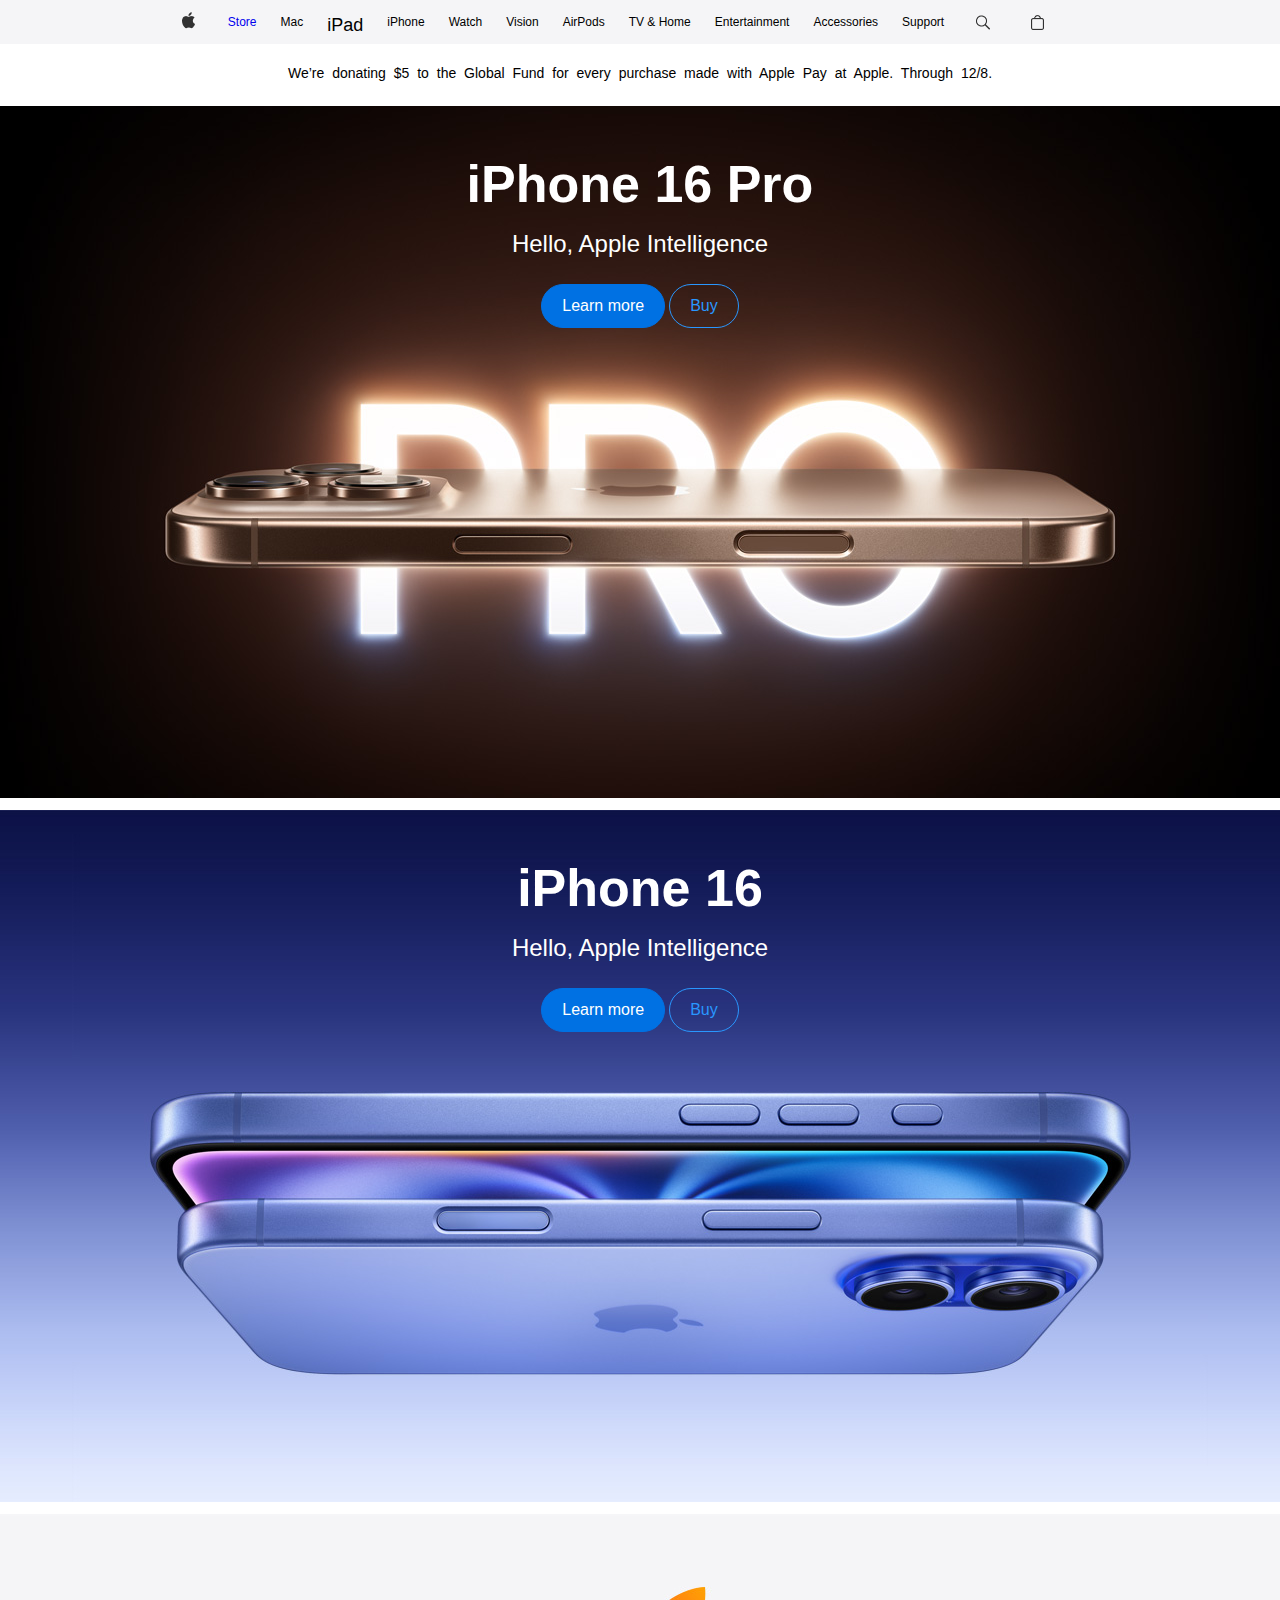
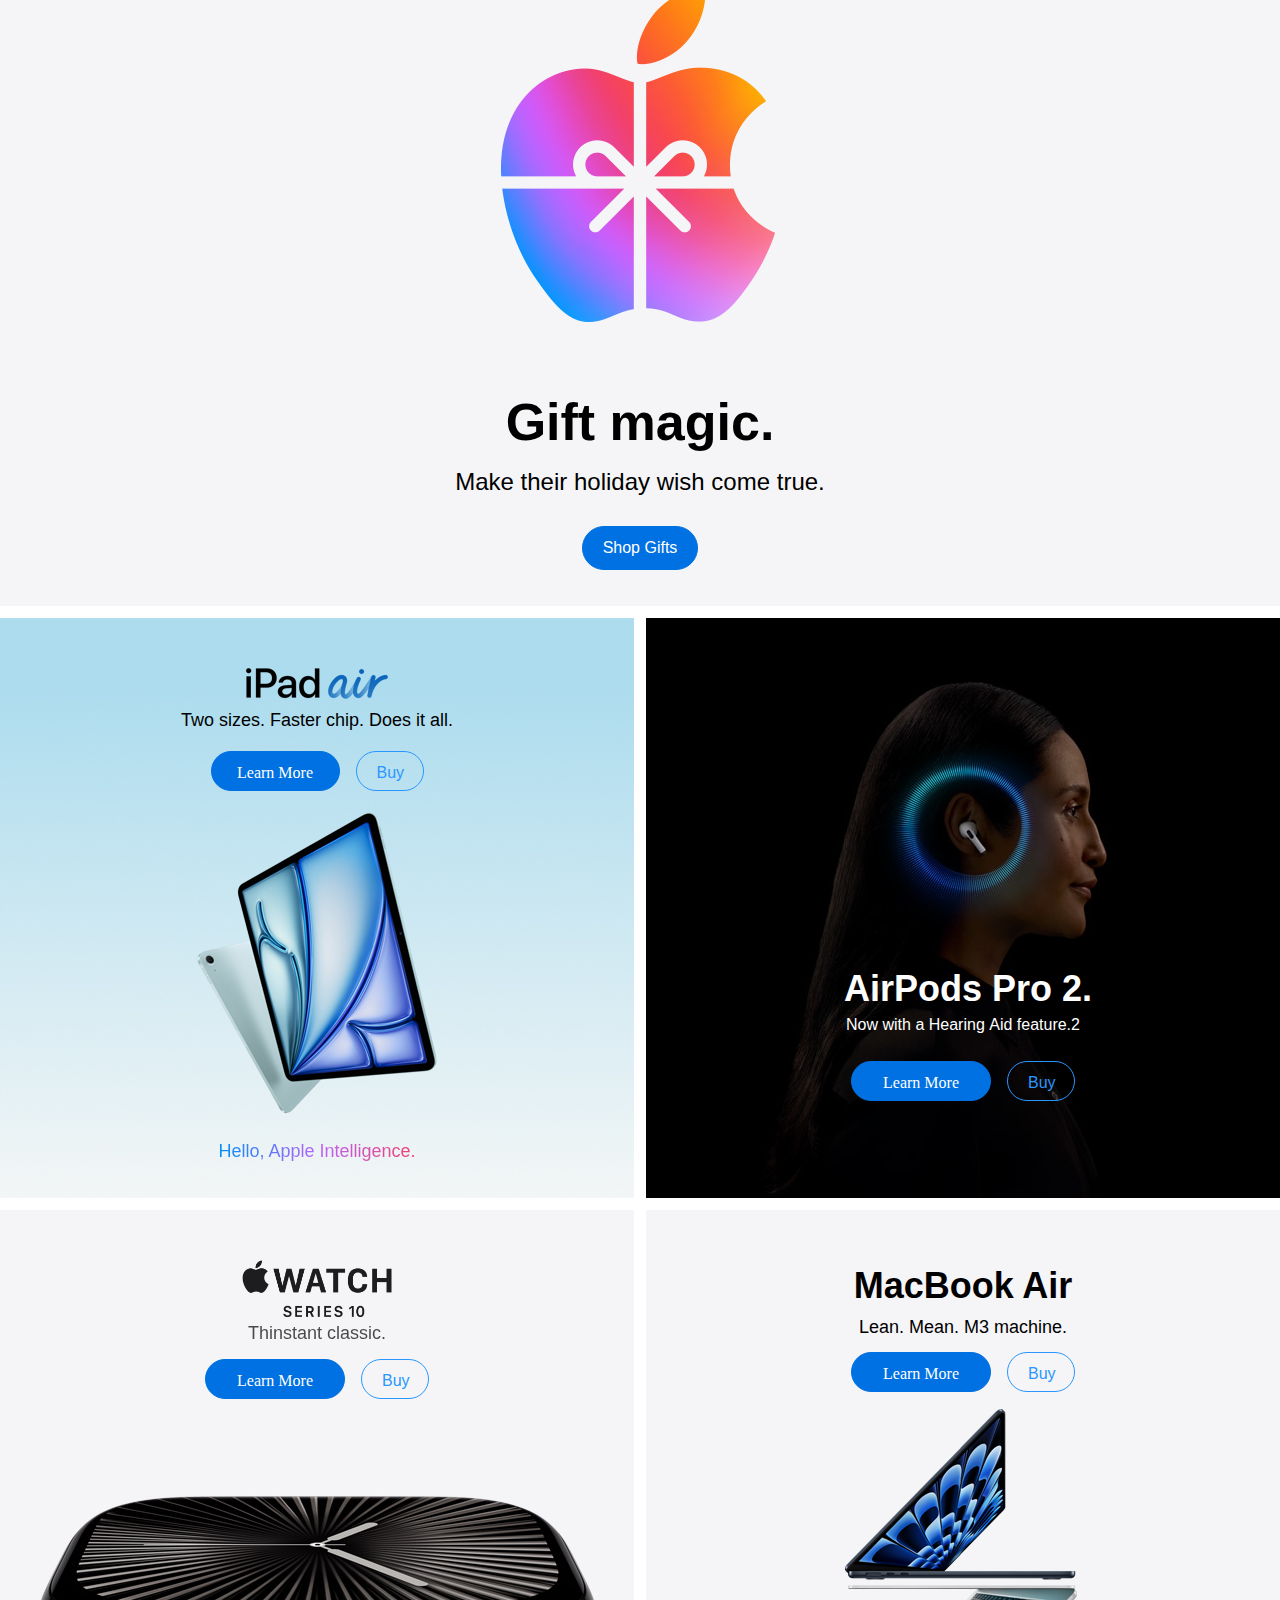
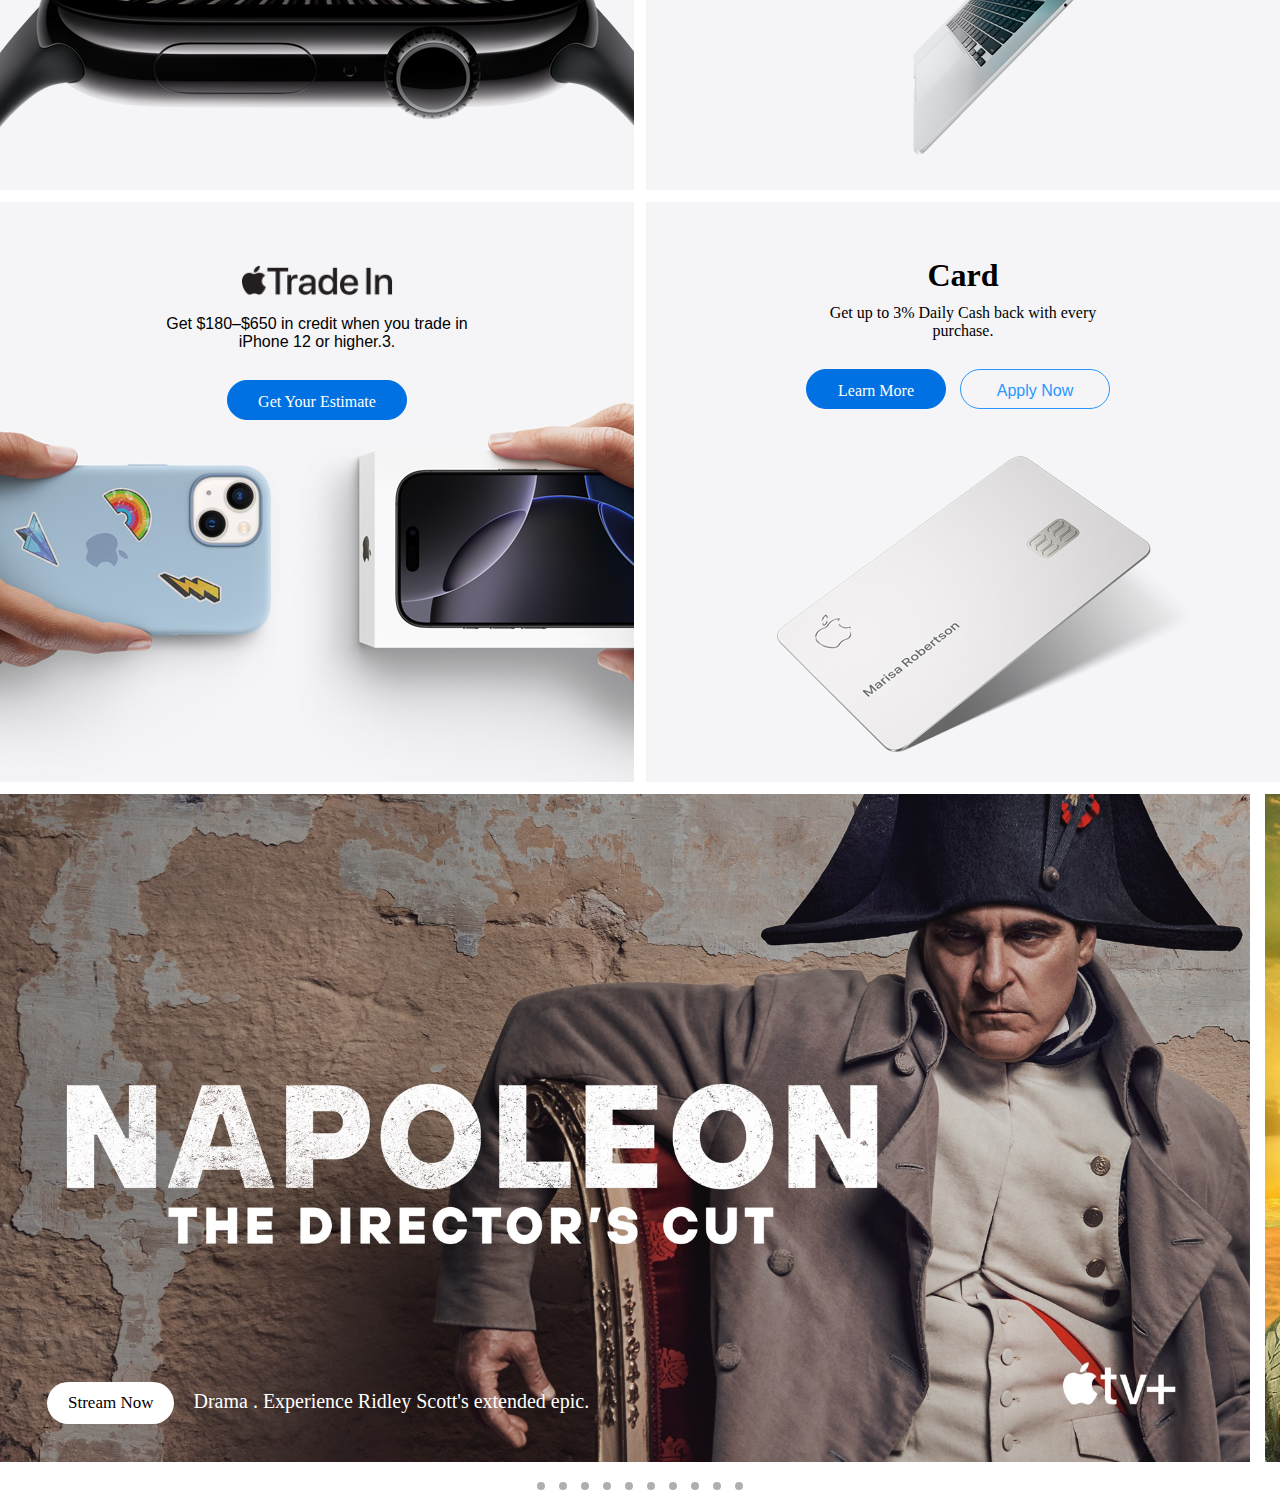
<file: apple3 copy.html>
<!DOCTYPE html>
<html lang="en">
  <head>
    <meta charset="UTF-8" />
    <meta name="viewport" content="width=device-width, initial-scale=1.0" />
    <title>Document</title>
    <link rel="stylesheet" href="./apple3.css" />
  </head>
  <body>
    <header class="tolgoi_heseg">
      <div class="tolgoi_heseg2">
        <img src="./alim.png" alt="Apple Logo" />
      </div>

      <a
        href="https://pinecone-academy-fgmu.vercel.app/store.html"
        class="header_link"
        >Store</a
      >
      <span class="mac">Mac</span>
      <span class="ipad">iPad</span>
      <span class="iphone">iPhone</span>
      <span class="watch">Watch</span>
      <span class="vision">Vision</span>
      <span class="pod">AirPods</span>
      <span class="tv">TV & Home</span>
      <span class="entertainment">Entertainment</span>
      <span class="accessories">Accessories</span>
      <span class="support">Support</span>

      <div class="tolgoi_icons center">
        <div class="tolgoi_icon1 center">
          <img src="./search-icon.png" alt="Search Icon" />
        </div>

        <div class="tolgoi_icon2 center">
          <img src="./cart-icon.png" alt="Cart Icon" />
        </div>

        <div class="tolgoi_icon3 center">
          <img src="./menu-icon.png" alt="Menu Icon" class="tolgoi_icon_menu" />
        </div>
      </div>
    </header>
    <div class="donationbanner">
      We’re donating $5 to the Global Fund for every purchase made with
      Apple&nbsp;Pay at Apple. Through 12/8.
    </div>

    <div class="hero hero-container--iphone16pro align-center">
      <h2 class="pro16">iPhone 16 Pro</h2>
      <p class="pro16subhead">Hello, Apple Intelligence</p>
      <div class="hero-buttons">
        <button class="button button--primary">Learn more</button>
        <button class="button button--secondary">Buy</button>
      </div>
    </div>

    <div class="hero hero-containerr--iphone16 align-center">
      <h2 class="engiin16">iPhone 16</h2>
      <p class="sub16head">Hello, Apple Intelligence</p>
      <div class="hero-buttons">
        <button class="button button--primary">Learn more</button>
        <button class="button button--secondary">Buy</button>
      </div>
    </div>
    <div class="hero hero__container hero__container--gift-magic align-center">
      <h2 class="hero-title hero-title--dark">Gift magic.</h2>
      <p class="hero-subhead hero-subhead--dark">
        Make their holiday wish come&nbsp;true.
      </p>
      <div class="figure-buttons">
        <a
          href="https://pinecone-academy-fgmu.vercel.app/store.html"
          class="button button--primary"
          >Shop Gifts</a
        >
      </div>
    </div>
    <div class="product-container">
      <div class="product product-bottom">
        <div>
          <img src="soninzurag.png" alt="iPad Air" />
        </div>
        <div>
          <h2 class="ipad">Two sizes. Faster chip. Does it all.</h2>
        </div>

        <div class="product-buttons">
          <button class="button1 button--p1rimary">Learn More</button>
          <button class="button1 button--s2econdary">Buy</button>
        </div>
        <div>
          <p class="productipadsub">Hello, Apple Intelligence.</p>
        </div>
      </div>

      <div class="product2 product-b2ottom">
        <h2 class="ear">AirPods Pro 2.</h2>
        <p class="productearsub">Now with a Hearing Aid feature.2</p>

        <div class="productt-buttons">
          <button class="button2 button--p3rimary">Learn More</button>
          <button class="button2 button--s3econdary">Buy</button>
        </div>
      </div>
      <div class="product3 product-b3ottom">
        <div>
          <img src="./watch.png" alt="Apple Logo2" class="applelogo2" />
        </div>

        <div>
          <h3 class="pororo">Thinstant classic.</h3>
        </div>
        <div class="product-buttons">
          <button class="button3 button--p4rimary">Learn More</button>
          <button class="button3 button--s4econdary">Buy</button>
        </div>
      </div>
      <div class="product4 product-b4ottom">
        <div>
          <h2 class="airmac">MacBook Air</h2>
        </div>
        <div>
          <p class="productmacsub">Lean. Mean. M3 machine.</p>
        </div>
        <div class="product1-buttons">
          <button class="button4 button--p5rimary">Learn More</button>
          <button class="button4 button--s5econdary">Buy</button>
        </div>
      </div>
      <div class="product5 product-b5ottom">
        <div>
          <img src="./tradein.png" alt="Apple Logo2" class="applelogo3" />
        </div>
        <div>
          <p class="producttradesub">
            Get $180–$650 in credit when you trade in iPhone 12 or higher.3.
          </p>
        </div>
        <div class="product2-buttons">
          <button class="button5 button--p6rimary">Get Your Estimate</button>
        </div>
      </div>
      <div class="product6 product-b6ottom">
        <div>
          <h2 class="applecart">Card</h2>
          <!-- <img src="./alim.png" alt="Apple Logo3" class="applelogo4" /> -->
        </div>
        <div>
          <p class="productcartsub">
            Get up to 3% Daily Cash back with every purchase.
          </p>
        </div>
        <div class="produc32-buttons">
          <button class="button6 button--p7rimary">Learn More</button>
          <button class="button6 button--s7econdary">Apply Now</button>
        </div>
      </div>
    </div>
    <div class="media-carousel">
      <div
        id="napoleon"
        class="carousel-slide1"
        style="--background-image: url('./napoleon.jpg')"
      >
        <div class="carousel-info1">
          <button class="carousel1button">Stream Now</button>
          <span class="carousel-drama">Drama</span>
          <span class="carouseltseg1">.</span>
          <span class="description1"
            >Experience Ridley Scott's extended epic.</span
          >
        </div>
      </div>

      <div
        id="bad-monkey"
        class="carousel-slide2"
        style="--background-image: url('./bad-monkey.jpg')"
      >
        <div class="carousel-info2">
          <button class="carousel2button">Stream Now</button>
          <span class="carousel-comedy">Comedy</span>
          <span class="carouseltseg2">.</span>
          <span class="description2">The shady side of paradise.</span>
        </div>
      </div>
      <div
        id="instigators"
        class="carousel-slide3"
        style="--background-image: url('./instigators.jpg')"
      >
        <div class="carousel-info3">
          <button class="carousel3button">Stream Now</button>
          <span class="carousel-action">Action</span>
          <span class="carouseltseg3">.</span>
          <span class="description3">Worst. Heist. Ever.</span>
        </div>
      </div>
      <div
        id="k-pop-idols"
        class="carousel-slide4"
        style="--background-image: url('./k-pop-idols.jpg')"
      >
        <div class="carousel-info4">
          <button class="carousel4button">Stream Now</button>
          <span class="carouseldocunmentary">Documentary</span>
          <span class="carouseltseg4">.</span>
          <span class="description4">All that glitters isn't gold.</span>
        </div>
      </div>

      <div
        id="season-pass"
        class="carousel-slide5"
        style="--background-image: url('./season-pass.jpg')"
      >
        <div class="carousel-info5">
          <button class="carousel5button">Stream Now</button>
          <span class="description5"
            >Watch Messi, every club, and every match--live.</span
          >
        </div>
      </div>

      <div
        id="pressumed-innocent"
        class="carousel-slide6"
        style="--background-image: url('./pressumed-innocent.jpg')"
      >
        <div class="carousel-info6">
          <button class="carousel6button">Stream Now</button>
          <span class="carouselcrime">Crime</span>
          <span class="carouseltseg6">.</span>
          <span class="description6">Presume nothing.</span>
        </div>
      </div>
      <div
        id="pachinko"
        class="carousel-slide7"
        style="--background-image: url('./pachinko.jpg')"
      >
        <div class="carousel-info7">
          <button class="carousel7button">Stream Now</button>
          <span class="carouseldrama2">Drama</span>
          <span class="caarouseltseg7">.</span>
          <span class="description7">New season.</span>
        </div>
      </div>
      <div
        id="baseball"
        class="carousel-slide8"
        style="--background-image: url('./baseball.jpg')"
      >
        <div class="carousel-info8">
          <button class="carousel8button">See the schedule</button>
          <span class="desctiption8">Live MLB games, every Friday.</span>
        </div>
      </div>
      <div
        id="lady-in-the-lake"
        class="carousel-slide9"
        style="--background-image: url('./lady-in-the-lake.jpg')"
      >
        <div class="carousel-info9">
          <button class="carousel9button">Stream Now</button>
          <span class="carouselthriller">Thriller</span>
          <span class="carouseltseg9">.</span>
          <span class="description9"
            >Natalie Portman and Moses Ingram star in a visionary noir
            thriller.</span
          >
        </div>
      </div>
      <div
        id="morning-show"
        class="carousel-slide10"
        style="--background-image: url('./morning-show.jpg')"
      >
        <div class="carousel-info10">
          <button class="carousel10button">Stream Now</button>
          <span class="carouseldrama3">Drama</span>
          <span class="caraouseltseg10">.</span>
          <span class="description10"
            >16 Emmy® Nominations Including Best Drama</span
          >
        </div>
      </div>
    </div>
    <div class="slidesumnuud">
      <a href="#napoleon" class="bullet"></a>
      <a href="#bad-monkey" class="bullet"></a>
      <a href="#instigators" class="bullet"></a>
      <a href="#k-pop-idols" class="bullet"></a>
      <a href="#season-pass" class="bullet"></a>
      <a href="#presumed-innocent" class="bullet"></a>
      <a href="#pachinko" class="bullet"></a>
      <a href="#baseball" class="bullet"></a>
      <a href="#lady-in-the-lake" class="bullet"></a>
      <a href="#morning-show" class="bullet"></a>
    </div>
  </body>
</html>
</file>
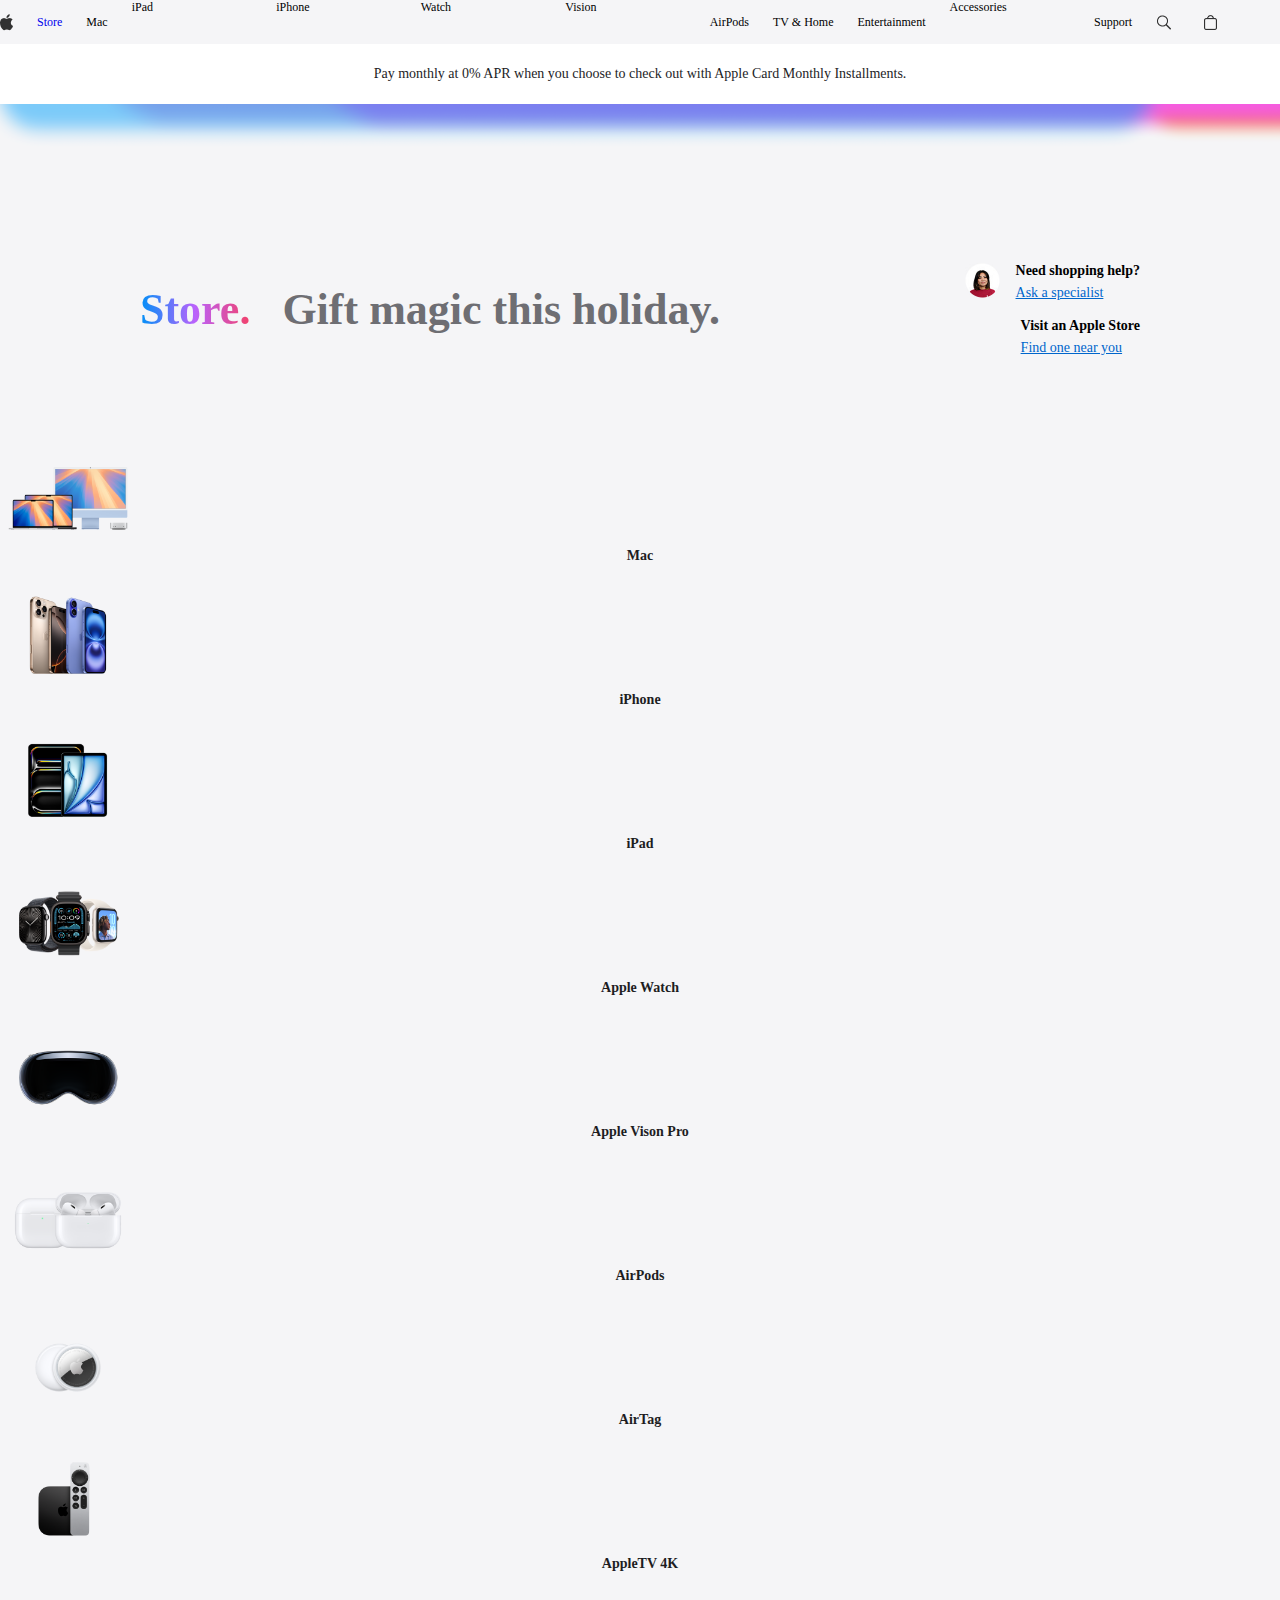
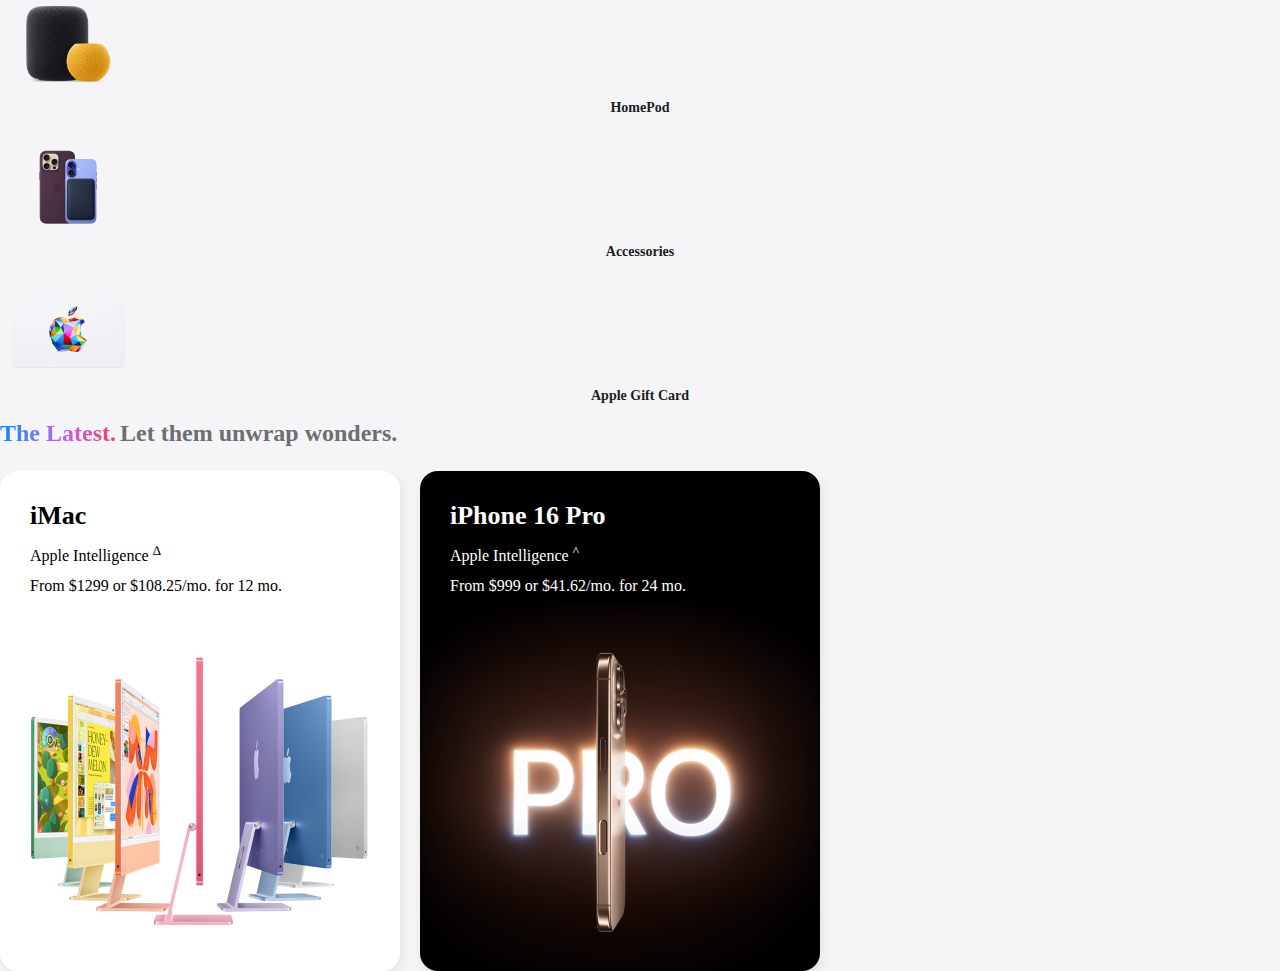
<file: applestore copy.html>
<!DOCTYPE html>
<html lang="en">
  <head>
    <meta charset="UTF-8" />
    <meta name="viewport" content="width=device-width, initial-scale=1.0" />
    <title>Document</title>
    <link rel="stylesheet" href="./applestore.css" />
  </head>
  <body>
    <header class="header center">
      <div class="header__icon center">
        <img src="./alim.png" alt="Apple Logo" />
      </div>

      <a
        href="https://pinecone-academy-fgmu.vercel.app/store.html"
        class="header_link"
        >Store</a
      >
      <span class="mac">Mac</span>
      <span class="ipad">iPad</span>
      <span class="iphone">iPhone</span>
      <span class="watch">Watch</span>
      <span class="vision">Vision</span>
      <span class="pod">AirPods</span>
      <span class="tv">TV & Home</span>
      <span class="entertainment">Entertainment</span>
      <span class="accessories">Accessories</span>
      <span class="support">Support</span>
      <div class="tolgoi_icons center">
        <div class="tolgoi_icon1 center">
          <img src="./search-icon.png" alt="Search Icon" />
        </div>

        <div class="tolgoi_icon2 center">
          <img src="./cart-icon.png" alt="Cart Icon" />
        </div>

        <div class="tolgoi_icon3 center">
          <img src="./menu-icon.png" alt="Menu Icon" class="tolgoi_icon_menu" />
        </div>
      </div>
    </header>
    <div class="ribbon center">
      Pay monthly at 0% APR when you choose to check out with Apple Card Monthly
      Installments.
    </div>

    <img src="./store-header.png" alt="gradienttolgoi" class="garient-header" />

    <div class="store-container">
      <div class="store-header center">
        <h1 class="store-title rainbow-text">Store.</h1>
        <p class="store-subtitle">Gift magic this holiday.</p>
      </div>
      <div class="store-support">
        <div class="support-item">
          <div class="support-icon">
            <img
              width="35"
              height="35"
              src="./ajiltan.jpg"
              alt="Store Specialist Icon"
            />
          </div>
          <div class="support-details">
            <h2 class="support-title">Need shopping help?</h2>
            <a class="link" href="#" target="_blank">Ask a specialist</a>
          </div>
        </div>
        <div class="support-item">
          <div class="support-icon"></div>
          <div class="support-details">
            <h2 class="support-title">Visit an Apple Store</h2>
            <a class="link" href="#" target="_blank">Find one near you</a>
          </div>
        </div>
      </div>
    </div>
    <div class="product-cards">
      <div class="product-card1">
        <div class="product-imac">
          <img class="imac" src="./storemac.png" alt="Mac" />
        </div>
        <h4 class="imaczurag">Mac</h4>
      </div>
      <div class="product-card2">
        <div class="product-iphone">
          <img class="iphone" src="./storeiphoen.png" alt="iPhone" />
        </div>
        <h4 class="iphonezurag">iPhone</h4>
      </div>
      <div class="product-card3">
        <div class="product-ipad">
          <img class="ipad" src="./storeipad.png" alt="iPad" />
        </div>
        <h4 class="ipadzurag">iPad</h4>
      </div>
      <div class="product-card4">
        <div class="product-watch">
          <img class="watch" src="./storewatch.png" alt="Watch" />
        </div>
        <h4 class="watchzurag">Apple Watch</h4>
      </div>
      <div class="product-card5">
        <div class="product-vision">
          <img
            class="vision"
            src="./storeapplevision.png"
            alt="Apple Vision Pro"
          />
        </div>
        <h4 class="visionzurag">Apple Vison Pro</h4>
      </div>
      <div class="product-card6">
        <div class="product-airpods">
          <img class="airpod" src="./storeairpod.png" alt="Air Pods" />
        </div>
        <h4 class="airpodzurag">AirPods</h4>
      </div>
      <div class="product-card7">
        <div class="product-airtag">
          <img class="airtag" src="./storeairtags.png" alt="AirTag" />
        </div>
        <h4 class="airtagzurag">AirTag</h4>
      </div>
      <div class="product-card8">
        <div class="product-appletv">
          <img class="appletv" src="./storeappletv.png" alt="AppleTV" />
        </div>
        <h4 class="appletvzurag">AppleTV 4K</h4>
      </div>
      <div class="product-card9">
        <div class="product-homepod">
          <img class="homepod" src="./storehomepod.png" alt="HomePod" />
        </div>
        <h4 class="homepodzurag">HomePod</h4>
      </div>
      <div class="product-card10">
        <div class="product-acces">
          <img class="accessories" src="./storeacces.png" alt="Accessories" />
        </div>
        <h4 class="accessorieszurag">Accessories</h4>
      </div>
      <div class="product-card11">
        <div class="product-applegift">
          <img
            class="applegift"
            src="./storegiftcard.png"
            alt="Apple Gift Card"
          />
        </div>
        <h4 class="giftcardzurag">Apple Gift Card</h4>
      </div>
    </div>
    <div class="latest-product-section">
      <div class="section-header">
        <h1 class="store-section-title rainbow-text">The Latest.</h1>
        <p class="store-section-subtitle">Let them unwrap wonders.</p>
      </div>
      <div class="inner-products-cards">
      <div class="latest-product-card" style="--image-url: url('./iimacjpeg')">
        <h2 class="productimac">iMac</h2>
        <p class="imacdescription">
          Apple Intelligence
          <sup>∆</sup>
        </p>
        <p class="imacune">From $1299 or $108.25/mo. for 12 mo.</p>
      </div>
        <div class="latest-product-card latest-product-card--white" style="--image-url: url('./iiphone16.projpeg')">
          <h2 class="productip16pro text-white">iPhone 16 Pro</h2>
          <p class="ip16prodescription text-white">Apple Intelligence <sup>^</sup></p>
          <p class="ip16proune text-white">From $999 or $41.62/mo. for 24 mo.</p>
        </div>
    </div>
  </body>
</html>
</file>
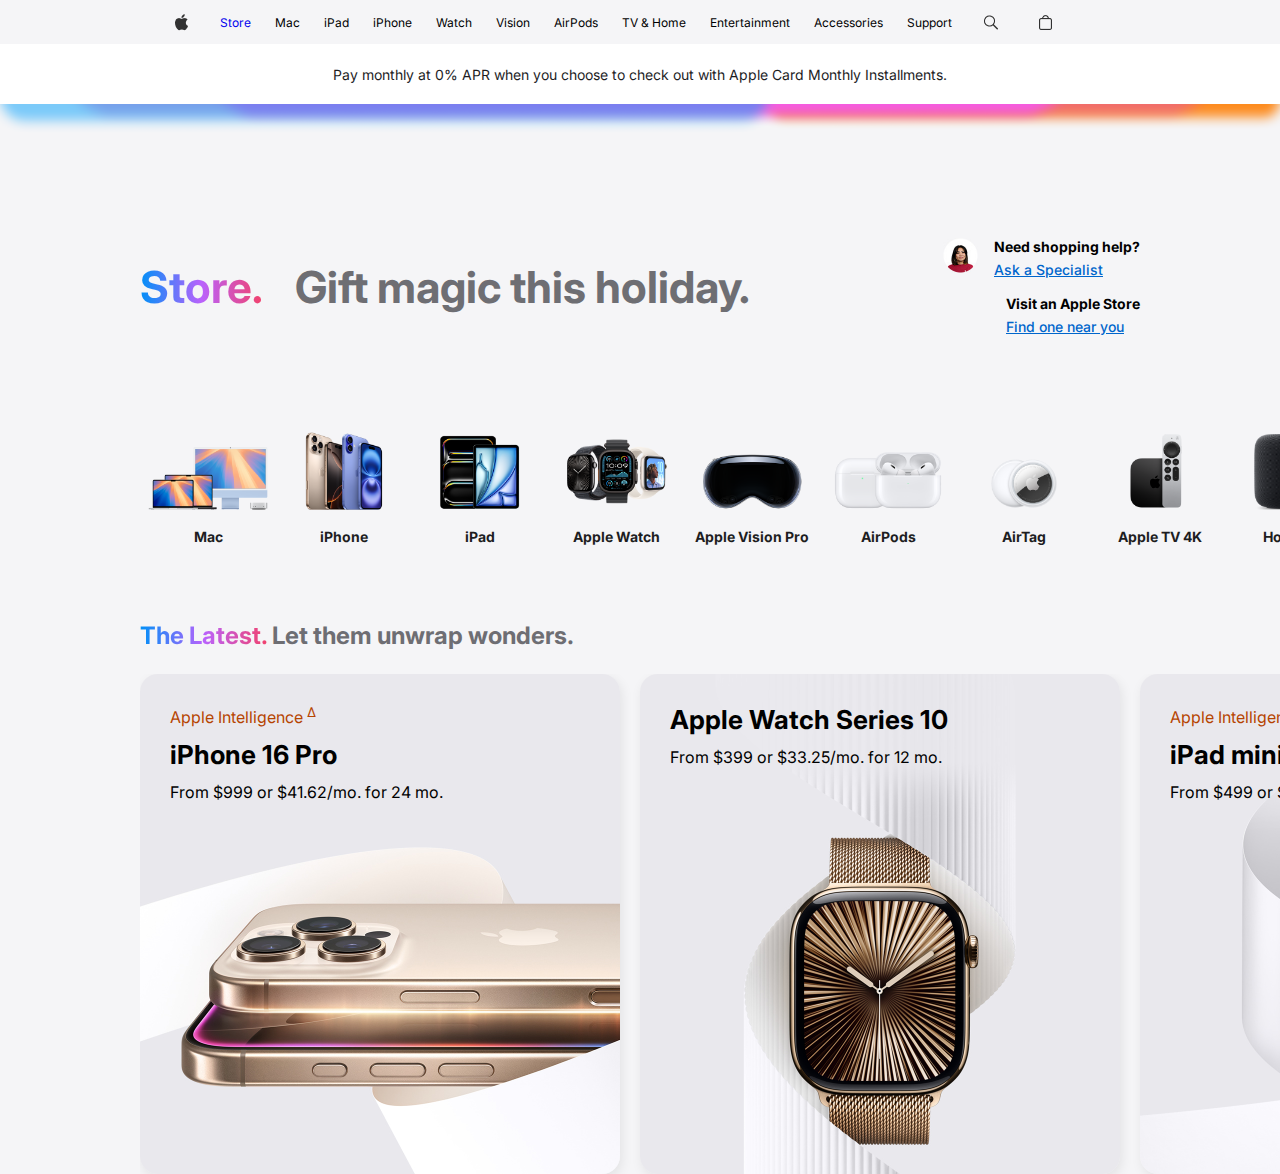
<file: index2.html>
<!DOCTYPE html>
<html lang="en">

<head>
  <meta charset="UTF-8" />
  <meta name="viewport" content="width=device-width, initial-scale=1.0" />
  <title>Document</title>
  <link rel="stylesheet" href="./apple2.css" />
</head>

<body>
  <header class="header center">
    <div class="header__icon center">
      <img src="./alim.png" alt="Apple Logo" />
    </div>

    <a href="./store.html" class="header__link">Store</a>
    <span class="header__link">Mac</span>
    <span class="header__link">iPad</span>
    <span class="header__link">iPhone</span>
    <span class="header__link">Watch</span>
    <span class="header__link">Vision</span>
    <span class="header__link">AirPods</span>
    <span class="header__link">TV & Home</span>
    <span class="header__link">Entertainment</span>
    <span class="header__link">Accessories</span>
    <span class="header__link">Support</span>

    <div class="header__icons center">
      <div class="header__icon center">
        <img src="./search-icon.png" alt="Search Icon" />
      </div>

      <div class="header__icon center">
        <img src="./cart-icon.png" alt="Cart Icon" />
      </div>

      <div class="header__icon center">
        <img src="./menu-icon.png" alt="Menu Icon" class="header__icon--image--menu" />
      </div>
    </div>
  </header>

  <div class="ribbon center">
    Pay monthly at 0% APR when you choose to check out with Apple Card Monthly
    Installments.
  </div>

  <img src="./store-header.png" alt="" class="gradient-header" />

  <div class="store-container">
    <div class="store-header center">
      <h1 class="store-title rainbow-text">Store.</h1>
      <p class="store-subtitle">Gift magic this holiday.</p>
    </div>

    <div class="store-support">
      <div class="support-item">
        <div class="support-icon">
          <img width="35" height="35" src="./ajiltan.jpg" alt="Store Specialist Icon" />
        </div>

        <div class="support-details">
          <h2 class="support-title">Need shopping help?</h2>
          <a class="link" href="#" target="_blank">Ask a Specialist</a>
        </div>
      </div>

      <div class="support-item">
        <div class="support-icon"></div>

        <div class="support-details">
          <h2 class="support-title">Visit an Apple Store</h2>
          <a class="link" href="#" target="_blank">Find one near you</a>
        </div>
      </div>
    </div>
  </div>

  <div class="products-cards">
    <div class="product-card">
      <div class="product-card-image">
        <img class="product-image" src="./storemac.png" alt="Mac" />
      </div>
      <h4 class="product-title">Mac</h4>
    </div>

    <div class="product-card">
      <div class="product-card-image">
        <img class="product-image" src="./storeiphoen.png" alt="iPhone" />
      </div>
      <h4 class="product-title">iPhone</h4>
    </div>

    <div class="product-card">
      <div class="product-card-image">
        <img class="product-image" src="./storeipad.png" alt="iPad" />
      </div>
      <h4 class="product-title">iPad</h4>
    </div>

    <div class="product-card">
      <div class="product-card-image">
        <img class="product-image" src="./storewatch.png" alt="Apple Watch" />
      </div>
      <h4 class="product-title">Apple Watch</h4>
    </div>

    <div class="product-card">
      <div class="product-card-image">
        <img class="product-image" src="./storeapplevision.png" alt="Apple Vision Pro" />
      </div>
      <h4 class="product-title">Apple Vision Pro</h4>
    </div>

    <div class="product-card">
      <div class="product-card-image">
        <img class="product-image" src="./storeairpod.png" alt="AirPods" />
      </div>
      <h4 class="product-title">AirPods</h4>
    </div>

    <div class="product-card">
      <div class="product-card-image">
        <img class="product-image" src="./storeairtags.png" alt="AirTag" />
      </div>
      <h4 class="product-title">AirTag</h4>
    </div>

    <div class="product-card">
      <div class="product-card-image">
        <img class="product-image" src="./storeappletv.png" alt="Apple TV 4K" />
      </div>
      <h4 class="product-title">Apple TV 4K</h4>
    </div>

    <div class="product-card">
      <div class="product-card-image">
        <img class="product-image" src="./storehomepod.png" alt="HomePod" />
      </div>
      <h4 class="product-title">HomePod</h4>
    </div>

    <div class="product-card">
      <div class="product-card-image">
        <img class="product-image" src="./storeacces.png" alt="Accessories" />
      </div>
      <h4 class="product-title">Accessories</h4>
    </div>

    <div class="product-card">
      <div class="product-card-image">
        <img class="product-image" src="./storegiftcard.png" alt="Apple Gift Card" />
      </div>
      <h4 class="product-title">Apple Gift Card</h4>
    </div>
  </div>

  <div class="latest-products-section">
    <div class="section-header">
      <h1 class="store-section-title rainbow-text">The Latest.</h1>
      <p class="store-section-subtitle">Let them unwrap wonders.</p>
    </div>

    <div class="inner-products-cards">
      <div class="latest-product-card1" style="--image-url: url('./storealtaniphone16pro.jpg')">
        <p class="product-description">Apple Intelligence <sup>∆</sup></p>
        <h2 class="product-name">iPhone 16 Pro</h2>
        <p class="product-pricing">From $999 or $41.62/mo. for 24 mo.</p>
      </div>

      <div class="latest-product-card2" style="--image-url: url('./storealtanwatch.jpg')" s>
        <h2 class="product-name text-black">Apple Watch Series 10</h2>

        <p class="product-pricing text-black">
          From $399 or $33.25/mo. for 12 mo.
        </p>
      </div>

      <div class="latest-product-card3" style="--image-url: url('./storeipadmini.jpg')">
        <p class="product-description">Apple Intelligence <sup>^</sup></p>
        <h2 class="product-name">iPad mini</h2>
        <p class="product-pricing">From $499 or $41.58/mo. for 12 mo.</p>
      </div>

      <div class="latest-product-card4" style="--image-url: url('./storemacbookpro')">
        <p class="product-description">Apple Intelligence <sup>^</sup></p>
        <h2 class="product-name">MacBook Pro</h2>
        <p class="product-pricing">From $399 or $33.25/mo. for 12 mo.</p>
      </div>

      <div class="latest-product-card5" style="--image-url: url('./pooood.jpeg')">
        <p class="product-description">Iconic. Now supersonic.</p>
        <h2 class="product-name">AirPods 4</h2>
        <p class="product-pricing">
          Starting at $129 with Active Noise Cancellation $179
        </p>
      </div>

      <div class="latest-product-card6 latest-product-card--white" style="--image-url: url('./ipooo16.jpeg')">
        <p class="product-description text-white">
          Apple Intelligence <sup>∆</sup>
        </p>
        <h2 class="product-name text-white">iPhone 16</h2>

        <p class="product-pricing text-white">
          From $799 or $33.29/mo. for 24 mo.
        </p>
      </div>

      <div class="latest-product-card7 latest-product-card--white" style="--image-url: url('./baslwaach.jpeg')">
        <h2 class="product-name text-white">Apple Watch Ultra 2</h2>
        <p class="product-description text-white">New finish. Never quit.</p>
        <p class="product-pricing text-white">
          From $799 or $66.58/mo. for 12 mo.
        </p>
      </div>

      <div class="latest-product-card8" style="--image-url: url('./visionpro.jpeg')">
        <h2 class="product-name">Apple Vision Pro</h2>
        <p class="product-description">
          Welcome to the era of spatial computing.
        </p>
        <p class="product-pricing">From $3499</p>
      </div>

      <div class="latest-product-card9" style="--image-url: url('./maaacbuuk.jpeg')">
        <h2 class="product-name">MacBook Air</h2>
        <p class="product-description">Designed to go places.</p>
        <p class="product-pricing">From $999 or $83.25/mo. for 12 mo.</p>
      </div>

      <div class="latest-product-card10 latest-product-card--white" style="--image-url: url('./iiipad.jpeg')">
        <h2 class="product-name text-white">iPad Pro</h2>
        <p class="product-description text-white">
          Apple Intelligence<sup>±</sup>
        </p>
        <p class="product-pricing text-white">
          From $999 or $83.25/mo. for 12 mo.
        </p>
      </div>

      <div class="latest-product-card11" style="--image-url: url('./ipad.jpg')">
        <h2 class="product-name">iPad Air</h2>
        <p class="product-description">Apple Intelligence<sup>±</sup></p>
        <p class="product-pricing">From $599 or $49.91/mo. for 12 mo.</p>
      </div>
    </div>
  </div>
</body>

</html>
</file>
<file: index.css>
* {
  margin: 0;
  padding: 0;
  box-sizing: border-box;
  font-family: "Inter", serif;
}
img {
  overflow-clip-margin: content-box;
  overflow: clip;
}
.hero {
  width: 100%;
  height: 70vh;
  text-align: center;
  margin-bottom: 12px;
  flex-direction: column;
  background-size: cover;
  background-position: center;
  background-repeat: no-repeat;
  padding-block: 5vh 3vw;
}

.pro16 {
  font-size: 4vw; 
  color: white;
  font-weight: 600;
}

.product-container {
  display: grid;
  gap: 2vw;
  grid-template-columns: repeat(auto-fit, minmax(280px, 1fr)); 
  grid-auto-rows: minmax(400px, auto);
}

.product {
  padding: 5vh 3vw;
  background-size: cover;
  background-position: center;
  display: flex;
  align-items: center;
  flex-direction: column;
}

@media (max-width: 768px) {
  .hero {
    height: auto;
    padding-block: 5vh 5vw;
  }

  .pro16 {
    font-size: 6vw;
  }

  .product-container {
    grid-template-columns: 1fr; 
  }
}


.center {
  display: flex;
  align-items: center;
  justify-content: center;
}
.align-center {
  display: flex;
  align-items: center;
}
.tolgoi_heseg {
  align-items: center;
  text-align: center;
  justify-content: center;
  top: 0;
  z-index: 10;
  height: 44px;
  position: fixed;
  inset-inline: 0;
  column-gap: 24px;
  background-color: #f5f5f7;
  gap: 24px;
}

header {
  display: flex;
  unicode-bidi: isolate;
}

.tolgoi_heseg2 {
  width: 30px;
  z-index: 10;
}
.header_link {
  font-size: 12px;
  font-weight: 400;
  white-space: nowrap;
  text-decoration: none;
  font-family: "Inter", sans-serif;
}
.mac {
  font-size: 12px;
  font-weight: 400;
  white-space: nowrap;
  text-decoration: none;
  font-family: "Inter", sans-serif;
}
.ipad {
  font-size: 12px;
  font-weight: 400;
  white-space: nowrap;
  text-decoration: none;
  font-family: "Inter", sans-serif;
}
.iphone {
  font-size: 12px;
  font-weight: 400;
  white-space: nowrap;
  text-decoration: none;
  font-family: "Inter", sans-serif;
}
.watch {
  font-size: 12px;
  font-weight: 400;
  white-space: nowrap;
  text-decoration: none;
  font-family: "Inter", sans-serif;
}
.vision {
  font-size: 12px;
  font-weight: 400;
  white-space: nowrap;
  text-decoration: none;
  font-family: "Inter", sans-serif;
}
.pod {
  font-size: 12px;
  font-weight: 400;
  white-space: nowrap;
  text-decoration: none;
  font-family: "Inter", sans-serif;
}
.tv {
  font-size: 12px;
  font-weight: 400;
  white-space: nowrap;
  text-decoration: none;
  font-family: "Inter", sans-serif;
}
.entertainment {
  font-size: 12px;
  font-weight: 400;
  white-space: nowrap;
  text-decoration: none;
  font-family: "Inter", sans-serif;
}
.accessories {
  font-size: 12px;
  font-weight: 400;
  white-space: nowrap;
  text-decoration: none;
  font-family: "Inter", sans-serif;
}
.support {
  font-size: 12px;
  font-weight: 400;
  white-space: nowrap;
  text-decoration: none;
  font-family: "Inter", sans-serif;
}
.tolgoi_icons {
  column-gap: 24px;
  justify-content: center;
  align-items: center;
  position: relative;
}

.tolgoi_icon1 {
  width: 30px;
}

.tolgoi_icon2 {
  width: 30px;
}

.tolgoi_icon3 {
  width: 30px;
}

.tolgoi_icon_menu {
  display: none;
}

.donationbanner {
  word-spacing: 4px;
  font-family: "Inter", sans-serif;
  text-align: center;
  font-size: 14px;
  margin-top: 40px;
  color: black;
  font-weight: 500;
  padding: 25px 31px;
}
.hero__container {
  width: 100vw;
  text-align: center;
  margin-bottom: 12px;
  flex-direction: column;
  background-size: cover;
  background-repeat: no-repeat;
  background-position: center;
  background-repeat: no-repeat;
}
.hero {
  width: 100vw;
  height: 692px;
  text-align: center;
  margin-bottom: 12px;
  flex-direction: column;
  background-size: cover;
  padding-block: 55px 36px;
  background-position: center;
  background-repeat: no-repeat;
}

.hero-container--iphone16pro {
  padding-block: 48px 58px;
  background-size: cover;

  display: flex;
  align-items: center;
  background-position: center;
  flex-direction: column;
  background-image: url(./iphone16prohewtee.jpg);
}
.hero-containerr--iphone16 {
  padding-block: 48px 58px;
  background-size: cover;

  display: flex;
  align-items: center;
  background-position: center;
  flex-direction: column;
  background-image: url(./iphone16hewtee.jpg);
}

.hero-container--gift-magic {
  justify-content: flex-end;
  background-image: url(./applefigure.jpg);
}

.pro16 {
  font-size: 52px;
  color: white;
  font-weight: 600;
  font-family: "Inter", sans-serif;
}
.pro16--dark {
  color: black;
}

.pro16subhead {
  font-size: 24px;
  color: white;
  font-weight: 400;
  padding: 16px;
  font-family: "Inter", sans-serif;
}
.engiin16--dark {
  color: black;
}
.pro16button {
  display: flex;
  column-gap: 16px;
}
.button {
  padding: 20px;
  cursor: pointer;
  padding: 12px 20px;
  border-radius: 999px;
  text-decoration: none;
  border: solid #0071e3 1px;
}
.button--primary {
  font-size: 16px;
  color: white;
  background-color: #0071e3;
  margin-top: 10px;
  padding: 12px 20px 12px 20px;
  gap: 10px;
  font-family: "Inter", sans-serif;
}
.button--secondary {
  color: #2997ff;
  border: solid #2997ff 1px;
  background-color: transparent;
  font-family: "Inter", sans-serif;
  font-size: 16px;
}
.button:hover {
  transition: 0.3s;
}

.engiin16 {
  font-size: 52px;
  color: white;
  font-weight: 600;
  font-family: "Inter", sans-serif;
}
.sub16head {
  font-size: 24px;
  color: white;
  font-weight: 400;
  padding: 16px;
  font-family: "Inter", sans-serif;
}
.hero__container {
  width: 100vw;
  text-align: center;
  margin-bottom: 12px;
  flex-direction: column;
  background-size: cover;
  padding-block: 55px 36px;
  background-position: center;
  background-repeat: no-repeat;
  height: 692px;
  padding-top: 50px;
}
.hero__container--gift-magic {
  justify-content: flex-end;
  background-image: url(./applefigure.jpg);
}
.hero-title {
  font-size: 52px;
  font-weight: 600;
  color: white;
  font-family: "Inter", sans-serif;
}
.hero-title--dark {
  color: black;
}
.figure-buttons {
  display: flex;
  column-gap: 16px;
}
.hero-subhead {
  font-size: 24px;
  font-weight: 400;
  color: white;
  margin-block: 16px 20px;
  font-family: "Inter", sans-serif;
}
.hero-subhead--dark {
  color: black;
}
.product-container {
  gap: 12px;
  display: grid;
  margin-bottom: 12px;
  grid-auto-rows: 580px;
  grid-template-columns: repeat(2, 1fr);
}
.product_bottom {
  justify-content: flex-end;
}
.product {
  padding-block: 48px 58px;
  background-size: cover;
  position: relative;
  display: flex;
  align-items: center;
  background-position: center;
  flex-direction: column;
  background-image: url(./ipad.jpg);
}
.Ipad {
  margin-top: 7px;
  gap: 20px;
  font-size: 18px;
  color: black;
  text-align: left;
}
.productipadsub {
  font-weight: 500;
  margin-top: 350px;
  text-align: center;
  flex-direction: column;
  font-size: 18px;
  color: transparent;
  background-clip: text;
  background-image: linear-gradient(
    90deg,
    #0090f7 0%,
    #ba62fc 50%,
    #f2416b 100%
  );
  font-family: "Inter", sans-serif;
}
.productt-buttons {
  display: flex;
  column-gap: 16px;
}
.button1 {
  padding: 20px;
  cursor: pointer;
  padding: 12px 20px;
  border-radius: 999px;
  text-decoration: none;
  border: solid #0071e3 1px;
}
.button--p1rimary {
  font-size: 16px;
  color: white;
  background-color: #0071e3;
  margin-top: 20px;
  height: 40px;
  width: 129px;
  gap: 10px;
  font-family: "Inter";
  font-size: 16px;
}
.button--s2econdary {
  margin-top: 20px;
  font-weight: 400;
  color: #2997ff;
  border: solid #2997ff 1px;
  background-color: transparent;
  font-family: "Inter", sans-serif;
  font-size: 16px;
  width: 68px;
  height: 40px;
}
.product_b2ottom {
  justify-content: flex-end;
}
.product2 {
  padding-block: 48px 58px;
  background-size: cover;
  position: relative;
  display: flex;
  align-items: center;
  background-position: center;
  flex-direction: column;
  background-image: url(./airpodpro2.jpg);
}
.ear {
  margin-top: px;
  gap: 20px;
  font-size: 36px;
  color: white;
  text-align: right;
  font-family: "Inter", sans-serif;
  font-weight: 600;
  width: 238px;
  height: 44px;
  position: absolute;
  top: 350px;
}
.productearsub {
  margin-top: 350px;
  text-align: center;
  flex-direction: column;
  font-size: 18 px;
  color: white;
  width: 370px;
  height: 25px;
  font-family: "Inter", sans-serif;
  font-weight: 400;
}
.button2 {
  padding: 20px;
  cursor: pointer;
  padding: 12px 20px;
  border-radius: 999px;
  text-decoration: none;
  border: solid #0071e3 1px;
  font-family: "Inter", sans-serif;
}
.button--p3rimary {
  font-size: 16px;
  color: white;
  background-color: #0071e3;
  margin-top: 20px;
  height: 40px;
  width: 140px;
  gap: 10px;
  font-family: "Inter";
  font-size: 16px;
}
.button--s3econdary {
  margin-top: 20px;
  font-weight: 400;
  color: #2997ff;
  border: solid #2997ff 1px;
  background-color: transparent;
  font-family: "Inter", sans-serif;
  font-size: 16px;
  width: 68px;
  height: 40px;
}
.product_b3ottom {
  justify-content: flex-end;
}
.product3 {
  padding-block: 48px 58px;
  background-size: cover;
  position: relative;
  display: flex;
  align-items: center;
  background-position: center;
  flex-direction: column;
  background-image: url(./applewatch.jpg);
}
.applelogo2 {
  width: 152px;
  height: 61px;
  object-fit: contain;
  gap: 4px;
}
.pororo {
  font-size: 18px;
  font-weight: 400;
  font-family: "Inter", sans-serif;
  color: black;
  opacity: 0.7;
  margin-bottom: 15px;
}
.product-buttons {
  display: flex;
  column-gap: 16px;
}
.button3 {
  padding: 20px;
  cursor: pointer;
  padding: 12px 20px;
  border-radius: 999px;
  text-decoration: none;
  border: solid #0071e3 1px;
}
.button--p4rimary {
  font-size: 16px;
  color: white;
  background-color: #0071e3;
  height: 40px;
  width: 140px;
  gap: 10px;
  font-family: "Inter";
  font-size: 16px;
}
.button--s4econdary {
  font-weight: 400;
  color: #2997ff;
  border: solid #2997ff 1px;
  background-color: transparent;
  font-family: "Inter", sans-serif;
  font-size: 16px;
  width: 68px;
  height: 40px;
}
.product_b4ottom {
  justify-content: flex-end;
}
.product4 {
  padding-block: 48px 58px;
  background-size: cover;
  position: relative;
  display: flex;
  align-items: center;
  background-position: center;
  flex-direction: column;
  background-image: url(./mac.jpg);
}

.airmac {
  font-weight: 600;
  margin-top: 7px;
  font-family: "Inter", sans-serif;
  font-size: 36px;
  color: black;
  text-align: left;
  margin-bottom: 10px;
}
.productmacsub {
  width: 370px;
  height: 25px;
  font-weight: 400;
  text-align: center;
  flex-direction: column;
  font-size: 18px;
  color: black;
  margin-bottom: 10px;
  font-family: "Inter", sans-serif;
}
.product1-buttons {
  display: flex;
  column-gap: 16px;
}
.button4 {
  padding: 20px;
  cursor: pointer;
  padding: 12px 20px;
  border-radius: 999px;
  text-decoration: none;
  border: solid #0071e3 1px;
}
.button--p5rimary {
  font-size: 16px;
  color: white;
  background-color: #0071e3;
  height: 40px;
  width: 140px;
  gap: 10px;
  font-family: "Inter";
  font-size: 16px;
}
.button--s5econdary {
  font-weight: 400;
  color: #2997ff;
  border: solid #2997ff 1px;
  background-color: transparent;
  font-family: "Inter", sans-serif;
  font-size: 16px;
  width: 68px;
  height: 40px;
}
.product_b5ottom {
  justify-content: flex-end;
}
.product5 {
  padding-block: 48px 58px;
  background-size: cover;
  position: relative;
  display: flex;
  align-items: center;
  background-position: center;
  flex-direction: column;
  background-image: url(./tara.jpg);
}
.applelogo3 {
  width: 152px;
  height: 61px;
  object-fit: contain;
  gap: 4px;
}
.tradein {
  font-weight: 700;
  margin-top: 7px;
  gap: px;
  font-size: 32px;
  color: black;
  text-align: left;
  margin-bottom: 10px;
  font-family: "Inter", sans-serif;
}
.producttradesub {
  width: 322px;
  height: 50px;
  font-weight: 400;
  text-align: center;
  flex-direction: column;
  color: black;
  margin-bottom: 15px;
  font-family: "Inter", sans-serif;
}
.product2-buttons {
  display: flex;
  column-gap: 16px;
}
.button5 {
  padding: 20px;
  cursor: pointer;
  padding: 12px 20px;
  border-radius: 999px;
  text-decoration: none;
  border: solid #0071e3 1px;
  font-family: "Inter", sans-serif;
}
.button--p6rimary {
  font-size: 16px;
  color: white;
  background-color: #0071e3;
  height: 40px;
  width: 180px;
  gap: 10px;
  font-weight: 400;
  font-family: "Inter";
  font-size: 16px;
}
.product_b6ottom {
  justify-content: flex-end;
}
.product6 {
  padding-block: 48px 58px;
  background-size: cover;
  position: relative;
  display: flex;
  align-items: center;
  background-position: center;
  flex-direction: column;
  background-image: url(./applecart.jpg);
}
.applelogo4 {
  width: 26.35px;
  height: 32px;
  position: absolute;
  left: 558px;
  top: 55px;
}
.applecart {
  font-weight: 700;
  margin-top: 7px;
  gap: px;
  font-size: 32px;
  color: black;
  text-align: left;
  margin-bottom: 10px;
}
.productcartsub {
  width: 322px;
  height: 50px;
  font-weight: 400;
  text-align: center;
  flex-direction: column;
  color: black;
  margin-bottom: 15px;
}
.product32-buttons {
  display: flex;
  column-gap: 16px;
}
.button6 {
  padding: 20px;
  cursor: pointer;
  padding: 12px 20px;
  border-radius: 999px;
  text-decoration: none;
  border: solid #0071e3 1px;
}
.button--p7rimary {
  padding: 20px;
  cursor: pointer;
  padding: 12px 20px;
  border-radius: 999px;
  text-decoration: none;
  border: solid #0071e3 1px;
  font-size: 16px;
  color: white;
  background-color: #0071e3;
  height: 40px;
  width: 140px;
  gap: 10px;
  font-weight: 400;
  font-family: "Inter";
  font-size: 16px;
  margin-right: 10px;
}
.button--s7econdary {
  font-weight: 400;
  font-family: "Inter";
  font-size: 16px;
  margin-right: 10px;
  font-weight: 400;
  color: #2997ff;
  border: solid #2997ff 1px;
  background-color: transparent;
  font-family: "Inter", sans-serif;
  font-size: 16px;
  width: 150px;
  height: 40px;
}

.media-carousel {
  width: 100vw;
  display: flex;
  column-gap: 15px;
  overflow-x: scroll;
  align-items: center;
  scrollbar-width: none;
  scroll-behavior: smooth;
  scroll-snap-type: x mandatory;
  background-position: center;
  background-size: cover;
}

.carousel-slide1 {
  background-position: center;
  background-size: cover;
  height: 668px;
  width: 1250px;
  color: white;
  flex-shrink: 0;
  font-size: 20px;
  scroll-snap-align: center;
  background: var(--background-image) center / cover no-repeat;
  position: relative;
}
.carousel-info1 {
  left: 47px;
  position: absolute;
  bottom: 38px;
}
.carousel1button {
  border: none;
  cursor: pointer;
  font-size: 17px;
  padding: 11px 21px;
  margin-right: 14px;
  border-radius: 999px;
  background-color: white;
}
.carousel-slide2 {
  position: relative;
  background-position: center;
  background-size: cover;
  height: 668px;
  width: 1250px;
  color: white;
  flex-shrink: 0;
  font-size: 20px;
  scroll-snap-align: center;
  background: var(--background-image) center / cover no-repeat;
}
.carousel-info2 {
  left: 47px;
  bottom: 38px;
  position: absolute;
}
.carousel2button {
  border: none;
  cursor: pointer;
  font-size: 17px;
  padding: 11px 21px;
  margin-right: 14px;
  border-radius: 999px;
  background-color: white;
}
.carousel-slide3 {
  position: relative;
  background-position: center;
  background-size: cover;
  height: 668px;
  width: 1250px;
  color: white;
  flex-shrink: 0;
  font-size: 20px;
  scroll-snap-align: center;
  background: var(--background-image) center / cover no-repeat;
}
.carousel-info3 {
  left: 47px;
  bottom: 38px;
  position: absolute;
}
.carousel3button {
  border: none;
  cursor: pointer;
  font-size: 17px;
  padding: 11px 21px;
  margin-right: 14px;
  border-radius: 999px;
  background-color: white;
}
.carousel-slide4 {
  position: relative;
  background-position: center;
  background-size: cover;
  height: 668px;
  width: 1250px;
  color: white;
  flex-shrink: 0;
  font-size: 20px;

  scroll-snap-align: center;
  background: var(--background-image) center / cover no-repeat;
}
.carousel-info4 {
  left: 47px;
  bottom: 38px;
  position: absolute;
}
.carousel4button {
  border: none;
  cursor: pointer;
  font-size: 17px;
  padding: 11px 21px;
  margin-right: 14px;
  border-radius: 999px;
  background-color: white;
}

.carousel-slide5 {
  position: relative;
  background-position: center;
  background-size: cover;
  height: 668px;
  width: 1250px;
  color: white;
  flex-shrink: 0;
  font-size: 20px;
  position: relative;
  scroll-snap-align: center;
  background: var(--background-image) center / cover no-repeat;
}
.carousel-info5 {
  left: 47px;
  bottom: 38px;
  position: absolute;
}
.carousel5button {
  border: none;
  cursor: pointer;
  font-size: 17px;
  padding: 11px 21px;
  margin-right: 14px;
  border-radius: 999px;
  background-color: white;
}
.carousel-slide6 {
  background-position: center;
  background-size: cover;
  height: 668px;
  width: 1250px;
  color: white;
  flex-shrink: 0;
  font-size: 20px;
  position: relative;
  scroll-snap-align: center;
  background: var(--background-image) center / cover no-repeat;
}
.carousel-info6 {
  left: 47px;
  bottom: 38px;
  position: absolute;
}
.carousel6button {
  border: none;
  cursor: pointer;
  font-size: 17px;
  padding: 11px 21px;
  margin-right: 14px;
  border-radius: 999px;
  background-color: white;
}
.carousel-slide7 {
  background-position: center;
  background-size: cover;
  height: 668px;
  width: 1250px;
  color: white;
  flex-shrink: 0;
  font-size: 20px;
  position: relative;
  scroll-snap-align: center;
  background: var(--background-image) center / cover no-repeat;
}
.carousel-info7 {
  left: 47px;
  bottom: 38px;
  position: absolute;
}
.carousel7button {
  border: none;
  cursor: pointer;
  font-size: 17px;
  padding: 11px 21px;
  margin-right: 14px;
  border-radius: 999px;
  background-color: white;
}
.carousel-slide8 {
  background-position: center;
  background-size: cover;
  height: 668px;
  width: 1250px;
  color: white;
  flex-shrink: 0;
  font-size: 20px;
  position: relative;
  scroll-snap-align: center;
  background: var(--background-image) center / cover no-repeat;
}
.carousel-info8 {
  left: 47px;
  bottom: 38px;
  position: absolute;
}
.carousel8button {
  border: none;
  cursor: pointer;
  font-size: 17px;
  padding: 11px 21px;
  margin-right: 14px;
  border-radius: 999px;
  background-color: white;
}
.carousel-slide9 {
  background-position: center;
  background-size: cover;
  height: 668px;
  width: 1250px;
  color: white;
  flex-shrink: 0;
  font-size: 20px;
  position: relative;
  scroll-snap-align: center;
  background: var(--background-image) center / cover no-repeat;
}
.carousel-info9 {
  left: 47px;
  bottom: 38px;
  position: absolute;
}
.carousel9button {
  border: none;
  cursor: pointer;
  font-size: 17px;
  padding: 11px 21px;
  margin-right: 14px;
  border-radius: 999px;
  background-color: white;
}
.carousel-slide10 {
  background-position: center;
  background-size: cover;
  height: 668px;
  width: 1250px;
  color: white;
  flex-shrink: 0;
  font-size: 20px;
  position: relative;
  scroll-snap-align: center;
  background: var(--background-image) center / cover no-repeat;
}
.carousel-info10 {
  left: 47px;
  bottom: 38px;
  position: absolute;
}
.carousel10button {
  border: none;
  cursor: pointer;
  font-size: 17px;
  padding: 11px 21px;
  margin-right: 14px;
  border-radius: 999px;
  background-color: white;
  transition: 0.3s;
}
.slidesumnuud {
  display: flex;
  margin-top: 20px;
  justify-content: center;
}
.bullet {
  width: 8px;
  height: 8px;
  opacity: 0.75;
  margin-inline: 7px;
  border-radius: 50%;
  background-color: #0000006b;
  transition: opacity ease 250ms;
}
@media (max-width: 390px) {
  .tolgoi_heseg {
    flex-direction: column;
    height: 1px;
    padding: 10px 0;
  }

  .product-container {
    grid-template-columns: 1fr;
    grid-auto-rows: auto;
  }

  .hero {
    height: auto;
    padding-block: 40px 20px;
  }

  .pro16 {
    font-size: 36px;
  }

  .pro16subhead {
    font-size: 20px;
  }

  .media-carousel {
    width: 100vw;
    display: flex;
    column-gap: 15px;
    overflow-x: scroll;
    align-items: center;
    scrollbar-width: none;
    scroll-behavior: smooth;
    scroll-snap-type: x mandatory;
  }

  .carousel-slide1,
  .carousel-slide2,
  .carousel-slide3,
  .carousel-slide4,
  .carousel-slide5,
  .carousel-slide6,
  .carousel-slide7,
  .carousel-slide8,
  .carousel-slide9,
  .carousel-slide10 {
    width: 90%;
    height: auto;
  }

  .button--primary,
  .button--secondary {
    font-size: 14px;
    padding: 10px 16px;
  }
}
@media (max-width: 767px) {
  .tolgoi_heseg {
    flex-direction: row;
    text-align: center;
    height: auto;
    gap: 8px;
    padding: 10px;
  }

  .tolgoi_icons {
    gap: 12px;
  }

  .product-container {
    grid-template-columns: 1fr;
    gap: 20px;
    grid-auto-rows: auto;
  }

  .product {
    padding-block: 20px 30px;
  }

  .media-carousel {
    column-gap: 10px;
  }

  .button--primary,
  .button--secondary {
    font-size: 14px;
    padding: 8px 12px;
  }

  .applelogo4 {
    left: 1%;
    transform: translateX(-50%);
    top: 20px;
  }
}
.tolgoi_heseg {
  transition: opacity 0.3s ease;
}

@media screen and (max-width: 1024px) {
  .tolgoi_heseg span {
    opacity: 0;
    pointer-events: none;
    transition: opacity 0.3s ease;
  }
}

@media screen and (max-width: 768px) {
  .tolgoi_heseg {
    opacity: 0;
    pointer-events: none;
  }
}
.hero_container-gift-magic {
  background-size: cover;
  background-position: center;
  text-align: center;
  padding: 100px 20px;
}

@media (max-width: 1024px) {
  .hero__container {
    height: 650px;
    padding-top: 50px;
  }
}
@media screen and (max-width: 430px) {
  .hero-title {
    font-size: 1.6rem;
    line-height: 1.2;
  }

  .hero-subhead {
    font-size: 0.9rem;
    line-height: 1.4;
  }

  .figure-buttons a {
    display: inline-block;
    margin-top: 10px;
    font-size: 0.9rem;
    padding: 8px 16px;
  }
}
@media (max-width: 1024px) {
  .hero {
    height: 500px;
  }
}
@media (max-width: 430px) {
  .hero-container--iphone16pro {
    justify-content: flex-end;
    background-image: url(./bosooshar16.png);
  }
}
@media (max-width: 430px) {
  .pro16 {
    font-size: 30px;
    font-weight: 700;
  }
}
@media (max-width: 1024px) {
  .pro16subhead {
    margin-block: 4px 16px;
  }
}
@media (max-width: 430px) {
  .hero-containerr--iphone16 {
    justify-content: flex-end;
    background-image: url(./bosooyagaan16.png);
  }
}
@media (max-width: 430px) {
  .engiin16 {
    font-size: 30px;
    font-weight: 700;
  }
}
@media (max-width: 1024px) {
  .sub16head {
    margin-block: 4px 16px;
  }
}
@media (max-width: 1024px) {
  .donationbanner {
    margin-top: 48px;
    padding-block: 12px;
  }
}

@media (max-width: 1024px) {
  .product-container {
    grid-auto-rows: 500px;
  }
}
@media (max-width: 390px) {
  .product {
    padding-block: 46px;
  }
}
@media (max-width: 390px) {
  .product2 {
    padding-block: 46px;
  }
}
@media (max-width: 390px) {
  .product3 {
    padding-block: 46px;
  }
}
@media (max-width: 390px) {
  .product4 {
    padding-block: 46px;
  }
}
@media (max-width: 390px) {
  .product5 {
    padding-block: 46px;
  }
}
@media (max-width: 390px) {
  .product6 {
    padding-block: 46px;
  }
}
@media (max-width: 912px) {
  .carousel-slide1 {
    width: 689px;
    height: 368px;
  }
}
@media (max-width: 912px) {
  .carousel-slide2 {
    width: 689px;
    height: 368px;
  }
}
@media (max-width: 912px) {
  .carousel-slide3 {
    width: 689px;
    height: 368px;
  }
}
@media (max-width: 912px) {
  .carousel-slide4 {
    width: 689px;
    height: 368px;
  }
}
@media (max-width: 912px) {
  .carousel-slide5 {
    width: 689px;
    height: 368px;
  }
}
@media (max-width: 912px) {
  .carousel-slide6 {
    width: 689px;
    height: 368px;
  }
}
@media (max-width: 912px) {
  .carousel-slide7 {
    width: 689px;
    height: 368px;
  }
}
@media (max-width: 912px) {
  .carousel-slide8 {
    width: 689px;
    height: 368px;
  }
}
@media (max-width: 912px) {
  .carousel-slide9 {
    width: 689px;
    height: 368px;
  }
}
@media (max-width: 912px) {
  .carousel-slide10 {
    width: 689px;
    height: 368px;
  }
}

.slider-wrapper {
  width: 100%;
  overflow: hidden; 
  padding: 40px 0;
  background-color: transparent;
}


.slider {
  display: flex;
  width: max-content; 
  gap: 20px; 
  
 
  animation: appleScroll 30s linear infinite;
}


@keyframes appleScroll {
  0% {
    transform: translateX(0);
  }
  100% {
   
    transform: translateX(-50%);
  }
}


.slider:hover {
  animation-play-state: paused;
}


.slider-item {
  width: 417px;
  height: 236px;
  flex-shrink: 0; 
  border-radius: 20px;
  position: relative;
  overflow: hidden;
  background-color: #333; 
  transition: transform 0.3s ease;
}
.slider-item2 {
  width: 417px;
  height: 236px;
  flex-shrink: 0; 
  border-radius: 20px;
  position: relative;
  overflow: hidden;
  background-color: #eae6e1; 
  transition: transform 0.3s ease;
}
.slider-item3 {
  width: 417px;
  height: 236px;
  flex-shrink: 0; 
  border-radius: 20px;
  position: relative;
  overflow: hidden;
  background-color: #eae6e1; 
  transition: transform 0.3s ease;
}

.slider-item:hover {
  transform: scale(1.02);
  z-index: 10;
}
.slider-item2:hover {
  transform: scale(1.02);
  z-index: 10;
}
.slider-item3:hover {
  transform: scale(1.02);
  z-index: 10;
}


.slider-content {
  width: 100%;
  height: 100%;
  display: flex;
  align-items: center;
  position: relative;
  color: inherit;
}
.slider-content2 {
  width: 100%;
  height: 100%;
  display: flex;
  align-items: center;
  position: relative;
  color: inherit;
}
.slider-content3 {
  width: 100%;
  height: 100%;
  display: flex;
  align-items: center;
  position: relative;
  color: inherit;
}


.slider-image-small {
  width: 160px;
  height: 160px;
  margin-left: 20px;
  border-radius: 12px;
  overflow: hidden;
  flex-shrink: 0;
  z-index: 2;
}
.slider-image-small2 {
  width: 160px;
  height: 160px;
  margin-left: 20px;
  border-radius: 12px;
  overflow: hidden;
  flex-shrink: 0;
  z-index: 2;
}
.slider-image-small3 {
  width: 160px;
  height: 160px;
  margin-left: 20px;
  border-radius: 12px;
  overflow: hidden;
  flex-shrink: 0;
  z-index: 2;
}

.slider-image-small img, 
.slider-image-full img {
  width: 100%;
  height: 100%;
  object-fit: cover;
}
.slider-image-small2 img, 
.slider-image-full img {
  width: 100%;
  height: 100%;
  object-fit: cover;
}
.slider-image-small3 img, 
.slider-image-full img {
  width: 100%;
  height: 100%;
  object-fit: cover;
}

.slider-image-full {
  position: absolute;
  inset: 0;
  width: 100%;
  height: 100%;
  z-index: 1;
}


.slider-title {
  margin-left: 20px;
  font-family: sans-serif;
  font-weight: bold;
  font-size: 1.3rem;
  z-index: 2;
}
.slider-title2 {
  margin-left: 20px;
  font-family: sans-serif;
  font-weight: bold;
  font-size: 1.3rem;
  z-index: 2;
}
.slider-title3 {
  margin-left: 20px;
  font-family: sans-serif;
  font-weight: bold;
  font-size: 1.3rem;
  z-index: 2;
}

.slider-caption {
  position: absolute;
  bottom: 20px;
  left: 20px;
  font-family: sans-serif;
  font-weight: bold;
  font-size: 1.2rem;
  color: white;
  z-index: 2;
  text-shadow: 0 2px 10px rgba(0,0,0,0.5);
}
.slider-caption3 {
  position: absolute;
  bottom: 20px;
  left: 20px;
  font-family: sans-serif;
  font-weight: bold;
  font-size: 1.2rem;
  color: white;
  z-index: 2;
  text-shadow: 0 2px 10px rgba(0,0,0,0.5);
}


.slider-overlay {
  position: absolute;
  inset: 0;
  background: rgba(0,0,0,0.15);
  display: flex;
  align-items: center;
  justify-content: center;
  opacity: 0;
  transition: opacity 0.3s ease;
  z-index: 3;
}
.slider-overlay2 {
  position: absolute;
  inset: 0;
  background: rgba(0,0,0,0.15);
  display: flex;
  align-items: center;
  justify-content: center;
  opacity: 0;
  transition: opacity 0.3s ease;
  z-index: 3;
}
.slider-overlay3 {
  position: absolute;
  inset: 0;
  background: rgba(0,0,0,0.15);
  display: flex;
  align-items: center;
  justify-content: center;
  opacity: 0;
  transition: opacity 0.3s ease;
  z-index: 3;
}


.slider-item:hover .slider-overlay {
  opacity: 1;
}
.slider-item2:hover .slider-overlay2 {
  opacity: 1;
}
.slider-item3:hover .slider-overlay3 {
  opacity: 1;
}

.slider-button {
  padding: 10px 22px;
  border-radius: 25px;
  border: none;
  background-color: white;
  color: black;
  font-weight: bold;
  cursor: pointer;
  box-shadow: 0 4px 10px rgba(0,0,0,0.2);
}
.slider-button2 {
  padding: 10px 22px;
  border-radius: 25px;
  border: none;
  background-color: white;
  color: black;
  font-weight: bold;
  cursor: pointer;
  box-shadow: 0 4px 10px rgba(0,0,0,0.2);
}
.slider-button3 {
  padding: 10px 22px;
  border-radius: 25px;
  border: none;
  background-color: white;
  color: black;
  font-weight: bold;
  cursor: pointer;
  box-shadow: 0 4px 10px rgba(0,0,0,0.2);
}
</file>
<file: apple.css>
* {
  margin: 0;
  padding: 0;
  box-sizing: border-box;
  font-family: "Inter", serif;
}
img {
  overflow-clip-margin: content-box;
  overflow: clip;
}

.center {
  display: flex;
  align-items: center;
  justify-content: center;
}
.align-center {
  display: flex;
  align-items: center;
}
.tolgoi_heseg {
  align-items: center;
  text-align: center;
  justify-content: center;
  top: 0;
  z-index: 10;
  height: 44px;
  position: fixed;
  inset-inline: 0;
  column-gap: 24px;
  background-color: #f5f5f7;
  gap: 24px;
}

header {
  display: flex;
  unicode-bidi: isolate;
}

.tolgoi_heseg2 {
  width: 30px;
}
.header_link {
  font-size: 12px;
  font-weight: 400;
  white-space: nowrap;
  text-decoration: none;
}
.mac {
  font-size: 12px;
  font-weight: 400;
  white-space: nowrap;
  text-decoration: none;
}
.ipad {
  font-size: 12px;
  font-weight: 400;
  white-space: nowrap;
  text-decoration: none;
}
.iphone {
  font-size: 12px;
  font-weight: 400;
  white-space: nowrap;
  text-decoration: none;
}
.watch {
  font-size: 12px;
  font-weight: 400;
  white-space: nowrap;
  text-decoration: none;
}
.vision {
  font-size: 12px;
  font-weight: 400;
  white-space: nowrap;
  text-decoration: none;
}
.pod {
  font-size: 12px;
  font-weight: 400;
  white-space: nowrap;
  text-decoration: none;
}
.tv {
  font-size: 12px;
  font-weight: 400;
  white-space: nowrap;
  text-decoration: none;
}
.entertainment {
  font-size: 12px;
  font-weight: 400;
  white-space: nowrap;
  text-decoration: none;
}
.accessories {
  font-size: 12px;
  font-weight: 400;
  white-space: nowrap;
  text-decoration: none;
}
.support {
  font-size: 12px;
  font-weight: 400;
  white-space: nowrap;
  text-decoration: none;
}
.tolgoi_icons {
  column-gap: 24px;
  justify-content: center;
  align-items: center;
  position: relative;
}

.tolgoi_icon1 {
  width: 30px;
}

.tolgoi_icon2 {
  width: 30px;
}

.tolgoi_icon3 {
  width: 30px;
}

.tolgoi_icon_menu {
  display: none;
}

.donationbanner {
  justify-content: space-between;
  font-size: 14px;
  margin-top: 40px;
  color: black;
  font-weight: 400;
  padding: 25px 31px;
  text-align: center;
}

.hero {
  width: 100vw;
  height: 692px;
  text-align: center;
  margin-bottom: 12px;
  flex-direction: column;
  background-size: cover;
  padding-block: 55px 36px;
  background-position: center;
  background-repeat: no-repeat;
}
.hero-container--iphone16pro {
  background-image: url(./iphone16prohewtee.jpg);
}
.hero-containerr--iphone16 {
  background-image: url(./iphone16hewtee.jpg);
}

.hero-container--gift-magic {
  background-image: url(./applefigure.jpg);
}

.pro16 {
  font-size: 52px;
  color: white;
  font-weight: 600;
}
.pro16--dark {
  color: black;
}

.pro16subhead {
  font-size: 24px;
  color: white;
  font-weight: 400;
  padding: 16px;
}
.engiin16--dark {
  color: black;
}
.pro16button {
  display: flex;
  column-gap: 16px;
}
.button {
  padding: 20px;
  cursor: pointer;
  padding: 12px 20px;
  border-radius: 999px;
  text-decoration: none;
  border: solid #0071e3 1px;
}
.button--primary {
  font-size: 16px;
  color: white;
  background-color: #0071e3;
  margin-top: 10px;
  padding: 12px 20px 12px 20px;
  gap: 10px;
  font-family: "Inter", sans-serif;
}
.button--secondary {
  color: #2997ff;
  border: solid #2997ff 1px;
  background-color: transparent;
  font-family: "Inter", sans-serif;
  font-size: 16px;
}
.button:hover {
  transition: 0.3s;
}

.engiin16 {
  font-size: 52px;
  color: white;
  font-weight: 600;
}
.sub16head {
  font-size: 24px;
  color: white;
  font-weight: 400;
  padding: 16px;
}
.hero__container {
  width: 100vw;
  text-align: center;
  margin-bottom: 12px;
  flex-direction: column;
  background-size: cover;
  padding-block: 55px 36px;
  background-position: center;
  background-repeat: no-repeat;
  height: 692px;
  padding-top: 50px;
}
.hero__container--gift-magic {
  justify-content: flex-end;
  background-image: url(./applefigure.jpg);
}
.hero-title {
  font-size: 52px;
  font-weight: 600;
  color: white;
}
.hero-title--dark {
  color: black;
}

.hero-subhead {
  font-size: 24px;
  font-weight: 400;
  color: white;
  margin-block: 16px 20px;
}
.hero-subhead--dark {
  color: black;
}
.product-container {
  gap: 12px;
  display: grid;
  margin-bottom: 12px;
  grid-auto-rows: 580px;
  grid-template-columns: repeat(2, 1fr);
}
.product_bottom {
  justify-content: flex-end;
}
.product {
  display: flex;
  align-items: center;
  padding-block: 48px 58px;
  flex-direction: column;
  background-image: url(./ipad.jpg);
}
.ipad {
  margin-top: 7px;
  gap: 20px;
  font-size: 18px;
  color: black;
  text-align: left;
}
.productipadsub {
  margin-top: 350px;
  text-align: center;
  flex-direction: column;
  font-size: 18 px;
  color: rgba(0, 144, 247, 1) rgba(186, 98, 252, 1) rgba(242, 65, 107, 1)
    rgba(245, 86, 0, 1);
}
.productt-buttons {
  display: flex;
  column-gap: 16px;
}
.button1 {
  padding: 20px;
  cursor: pointer;
  padding: 12px 20px;
  border-radius: 999px;
  text-decoration: none;
  border: solid #0071e3 1px;
}
.button--p1rimary {
  font-size: 16px;
  color: white;
  background-color: #0071e3;
  margin-top: 20px;
  height: 40px;
  width: 129px;
  gap: 10px;
  font-family: "Inter";
  font-size: 16px;
}
.button--s2econdary {
  margin-top: 20px;
  font-weight: 400;
  color: #2997ff;
  border: solid #2997ff 1px;
  background-color: transparent;
  font-family: "Inter", sans-serif;
  font-size: 16px;
  width: 68px;
  height: 40px;
}
.product_b2ottom {
  justify-content: flex-end;
}
.product2 {
  display: flex;
  align-items: center;
  padding-block: 48px 58px;
  flex-direction: column;
  background-image: url(./airpodpro2.jpg);
  position: relative;
}
.ear {
  margin-top: px;
  gap: 20px;
  font-size: 36px;
  color: white;
  text-align: right;
  font-family: "Inter", sans-serif;
  font-weight: 600;
  width: 238px;
  height: 44px;
  position: absolute;
  top: 350px;
}
.productearsub {
  margin-top: 350px;
  text-align: center;
  flex-direction: column;
  font-size: 18 px;
  color: white;
  width: 370px;
  height: 25px;
  font-family: "Inter", sans-serif;
  font-weight: 400;
}
.button2 {
  padding: 20px;
  cursor: pointer;
  padding: 12px 20px;
  border-radius: 999px;
  text-decoration: none;
  border: solid #0071e3 1px;
}
.button--p3rimary {
  font-size: 16px;
  color: white;
  background-color: #0071e3;
  margin-top: 20px;
  height: 40px;
  width: 140px;
  gap: 10px;
  font-family: "Inter";
  font-size: 16px;
}
.button--s3econdary {
  margin-top: 20px;
  font-weight: 400;
  color: #2997ff;
  border: solid #2997ff 1px;
  background-color: transparent;
  font-family: "Inter", sans-serif;
  font-size: 16px;
  width: 68px;
  height: 40px;
}
.product_b3ottom {
  justify-content: flex-end;
}
.product3 {
  position: relative;
  display: flex;
  align-items: center;
  padding-block: 48px 58px;
  flex-direction: column;
  background-image: url(./applewatch.jpg);
}
.applelogo2 {
  width: 26.35px;
  height: 32px;
  position: absolute;
  left: 540px;
  top: 55px;
}
.watch2 {
  font-weight: 700;
  margin-top: 7px;
  gap: px;
  font-size: 32px;
  color: black;
  text-align: left;
  margin-bottom: 10px;
}
.productwatchsub {
  width: 322px;
  height: 25px;
  font-weight: 700;
  text-align: center;
  flex-direction: column;
  font-size: 15px;
  color: black;
  margin-bottom: 7px;
}
.pororo {
  font-size: 18px;
  font-weight: 400;
  font-family: "Inter";
  color: black;
  opacity: 0.7;
  margin-bottom: 15px;
}
.product-buttons {
  display: flex;
  column-gap: 16px;
}
.button3 {
  padding: 20px;
  cursor: pointer;
  padding: 12px 20px;
  border-radius: 999px;
  text-decoration: none;
  border: solid #0071e3 1px;
}
.button--p4rimary {
  font-size: 16px;
  color: white;
  background-color: #0071e3;
  height: 40px;
  width: 140px;
  gap: 10px;
  font-family: "Inter";
  font-size: 16px;
}
.button--s4econdary {
  font-weight: 400;
  color: #2997ff;
  border: solid #2997ff 1px;
  background-color: transparent;
  font-family: "Inter", sans-serif;
  font-size: 16px;
  width: 68px;
  height: 40px;
}
.product_b4ottom {
  justify-content: flex-end;
}
.product4 {
  position: relative;
  display: flex;
  align-items: center;
  padding-block: 48px 58px;
  flex-direction: column;
  background-image: url(./mac.jpg);
}

.airmac {
  font-weight: 600;
  margin-top: 7px;

  font-size: 36px;
  color: black;
  text-align: left;
  margin-bottom: 10px;
}
.productmacsub {
  width: 370px;
  height: 25px;
  font-weight: 400;
  text-align: center;
  flex-direction: column;
  font-size: 18px;
  color: black;
  margin-bottom: 10px;
}
.product1-buttons {
  display: flex;
  column-gap: 16px;
}
.button4 {
  padding: 20px;
  cursor: pointer;
  padding: 12px 20px;
  border-radius: 999px;
  text-decoration: none;
  border: solid #0071e3 1px;
}
.button--p5rimary {
  font-size: 16px;
  color: white;
  background-color: #0071e3;
  height: 40px;
  width: 140px;
  gap: 10px;
  font-family: "Inter";
  font-size: 16px;
}
.button--s5econdary {
  font-weight: 400;
  color: #2997ff;
  border: solid #2997ff 1px;
  background-color: transparent;
  font-family: "Inter", sans-serif;
  font-size: 16px;
  width: 68px;
  height: 40px;
}
.product_b5ottom {
  justify-content: flex-end;
}
.product5 {
  padding-block: 48px 58px;
  background-size: cover;
  position: relative;
  display: flex;
  align-items: center;
  background-position: center;
  flex-direction: column;
  background-image: url(./tara.jpg);
}
.applelogo3 {
  width: 26.35px;
  height: 32px;
  position: absolute;
  left: 535px;
  top: 55px;
}
.tradein {
  font-weight: 700;
  margin-top: 7px;
  gap: px;
  font-size: 32px;
  color: black;
  text-align: left;
  margin-bottom: 10px;
}
.producttradesub {
  width: 322px;
  height: 50px;
  font-weight: 400;
  text-align: center;
  flex-direction: column;
  color: black;
  margin-bottom: 15px;
}
.product2-buttons {
  display: flex;
  column-gap: 16px;
}
.button5 {
  padding: 20px;
  cursor: pointer;
  padding: 12px 20px;
  border-radius: 999px;
  text-decoration: none;
  border: solid #0071e3 1px;
}
.button--p6rimary {
  font-size: 16px;
  color: white;
  background-color: #0071e3;
  height: 40px;
  width: 180px;
  gap: 10px;
  font-weight: 400;
  font-family: "Inter";
  font-size: 16px;
}
.product_b6ottom {
  justify-content: flex-end;
}
.product6 {
  position: relative;
  display: flex;
  align-items: center;
  padding-block: 48px 58px;
  flex-direction: column;
  background-image: url(./applecart.jpg);
}
.applelogo4 {
  width: 26.35px;
  height: 32px;
  position: absolute;
  left: 558px;
  top: 55px;
}
.applecart {
  font-weight: 700;
  margin-top: 7px;
  gap: px;
  font-size: 32px;
  color: black;
  text-align: left;
  margin-bottom: 10px;
}
.productcartsub {
  width: 322px;
  height: 50px;
  font-weight: 400;
  text-align: center;
  flex-direction: column;
  color: black;
  margin-bottom: 15px;
}
.product32-buttons {
  display: flex;
  column-gap: 16px;
}
.button6 {
  padding: 20px;
  cursor: pointer;
  padding: 12px 20px;
  border-radius: 999px;
  text-decoration: none;
  border: solid #0071e3 1px;
}
.button--p7rimary {
  font-size: 16px;
  color: white;
  background-color: #0071e3;
  height: 40px;
  width: 140px;
  gap: 10px;
  font-weight: 400;
  font-family: "Inter";
  font-size: 16px;
  margin-right: 10px;
}
.button--s7econdary {
  font-weight: 400;
  color: #2997ff;
  border: solid #2997ff 1px;
  background-color: transparent;
  font-family: "Inter", sans-serif;
  font-size: 16px;
  width: 150px;
  height: 40px;
}

.media-carousel {
  width: 100vw;
  display: flex;
  column-gap: 15px;
  overflow-x: scroll;
  align-items: center;
  scrollbar-width: none;
  scroll-behavior: smooth;
  scroll-snap-type: x mandatory;
  background-position: center;
  background-size: cover;
}

.carousel-slide1 {
  background-position: center;
  background-size: cover;
  height: 668px;
  width: 1250px;
  color: white;
  flex-shrink: 0;
  font-size: 20px;
  scroll-snap-align: center;
  background: var(--background-image) center / cover no-repeat;
  position: relative;
}
.carousel-info1 {
  left: 47px;
  position: absolute;
  bottom: 38px;
}
.carousel1button {
  border: none;
  cursor: pointer;
  font-size: 17px;
  padding: 11px 21px;
  margin-right: 14px;
  border-radius: 999px;
  background-color: white;
}
.carousel-slide2 {
  position: relative;
  background-position: center;
  background-size: cover;
  height: 668px;
  width: 1250px;
  color: white;
  flex-shrink: 0;
  font-size: 20px;
  scroll-snap-align: center;
  background: var(--background-image) center / cover no-repeat;
}
.carousel-info2 {
  left: 47px;
  bottom: 38px;
  position: absolute;
}
.carousel2button {
  border: none;
  cursor: pointer;
  font-size: 17px;
  padding: 11px 21px;
  margin-right: 14px;
  border-radius: 999px;
  background-color: white;
}
.carousel-slide3 {
  position: relative;
  background-position: center;
  background-size: cover;
  height: 668px;
  width: 1250px;
  color: white;
  flex-shrink: 0;
  font-size: 20px;

  scroll-snap-align: center;
  background: var(--background-image) center / cover no-repeat;
}
.carousel-info3 {
  left: 47px;
  bottom: 38px;
  position: absolute;
}
.carousel3button {
  border: none;
  cursor: pointer;
  font-size: 17px;
  padding: 11px 21px;
  margin-right: 14px;
  border-radius: 999px;
  background-color: white;
}
.carousel-slide4 {
  position: relative;
  background-position: center;
  background-size: cover;
  height: 668px;
  width: 1250px;
  color: white;
  flex-shrink: 0;
  font-size: 20px;

  scroll-snap-align: center;
  background: var(--background-image) center / cover no-repeat;
}
.carousel-info4 {
  left: 47px;
  bottom: 38px;
  position: absolute;
}
.carousel4button {
  border: none;
  cursor: pointer;
  font-size: 17px;
  padding: 11px 21px;
  margin-right: 14px;
  border-radius: 999px;
  background-color: white;
}

.carousel-slide5 {
  background-position: center;
  background-size: cover;
  height: 668px;
  width: 1250px;
  color: white;
  flex-shrink: 0;
  font-size: 20px;
  position: relative;
  scroll-snap-align: center;
  background: var(--background-image) center / cover no-repeat;
}
.carousel-info5 {
  left: 47px;
  bottom: 38px;
  position: absolute;
}
.carousel5button {
  border: none;
  cursor: pointer;
  font-size: 17px;
  padding: 11px 21px;
  margin-right: 14px;
  border-radius: 999px;
  background-color: white;
}
.carousel-slide6 {
  background-position: center;
  background-size: cover;
  height: 668px;
  width: 1250px;
  color: white;
  flex-shrink: 0;
  font-size: 20px;
  position: relative;
  scroll-snap-align: center;
  background: var(--background-image) center / cover no-repeat;
}
.carousel-info6 {
  left: 47px;
  bottom: 38px;
  position: absolute;
}
.carousel6button {
  border: none;
  cursor: pointer;
  font-size: 17px;
  padding: 11px 21px;
  margin-right: 14px;
  border-radius: 999px;
  background-color: white;
}
.carousel-slide7 {
  background-position: center;
  background-size: cover;
  height: 668px;
  width: 1250px;
  color: white;
  flex-shrink: 0;
  font-size: 20px;
  position: relative;
  scroll-snap-align: center;
  background: var(--background-image) center / cover no-repeat;
}
.carousel-info7 {
  left: 47px;
  bottom: 38px;
  position: absolute;
}
.carousel7button {
  border: none;
  cursor: pointer;
  font-size: 17px;
  padding: 11px 21px;
  margin-right: 14px;
  border-radius: 999px;
  background-color: white;
}
.carousel-slide8 {
  background-position: center;
  background-size: cover;
  height: 668px;
  width: 1250px;
  color: white;
  flex-shrink: 0;
  font-size: 20px;
  position: relative;
  scroll-snap-align: center;
  background: var(--background-image) center / cover no-repeat;
}
.carousel-info8 {
  left: 47px;
  bottom: 38px;
  position: absolute;
}
.carousel8button {
  border: none;
  cursor: pointer;
  font-size: 17px;
  padding: 11px 21px;
  margin-right: 14px;
  border-radius: 999px;
  background-color: white;
}
.carousel-slide9 {
  background-position: center;
  background-size: cover;
  height: 668px;
  width: 1250px;
  color: white;
  flex-shrink: 0;
  font-size: 20px;
  position: relative;
  scroll-snap-align: center;
  background: var(--background-image) center / cover no-repeat;
}
.carousel-info9 {
  left: 47px;
  bottom: 38px;
  position: absolute;
}
.carousel9button {
  border: none;
  cursor: pointer;
  font-size: 17px;
  padding: 11px 21px;
  margin-right: 14px;
  border-radius: 999px;
  background-color: white;
}
.carousel-slide10 {
  background-position: center;
  background-size: cover;
  height: 668px;
  width: 1250px;
  color: white;
  flex-shrink: 0;
  font-size: 20px;
  position: relative;
  scroll-snap-align: center;
  background: var(--background-image) center / cover no-repeat;
}
.carousel-info10 {
  left: 47px;
  bottom: 38px;
  position: absolute;
}
.carousel10button {
  border: none;
  cursor: pointer;
  font-size: 17px;
  padding: 11px 21px;
  margin-right: 14px;
  border-radius: 999px;
  background-color: white;
  transition: 0.3s;
}
.slidesumnuud {
  display: flex;
  margin-top: 20px;
  justify-content: center;
}
.bullet {
  width: 10px;
  height: 10px;
  opacity: 0.75;
  margin-inline: 7px;
  border-radius: 50%;
  background-color: black;
  transition: opacity ease 250ms;
}
@media (max-width: 1023px) {
  .tolgoi_heseg {
    flex-direction: column;
    height: auto;
    padding: 10px 0;
  }

  .product-container {
    grid-template-columns: 1fr;
    grid-auto-rows: auto;
  }

  .hero {
    height: auto;
    padding-block: 40px 20px;
  }

  .hero-title {
    font-size: 36px;
  }

  .hero-subhead {
    font-size: 20px;
  }

  .media-carousel {
    width: 100%;
  }

  .carousel-slide1,
  .carousel-slide2,
  .carousel-slide3,
  .carousel-slide4,
  .carousel-slide5,
  .carousel-slide6,
  .carousel-slide7,
  .carousel-slide8,
  .carousel-slide9,
  .carousel-slide10 {
    width: 90%;
    height: auto;
  }

  .button--primary,
  .button--secondary {
    font-size: 14px;
    padding: 10px 16px;
  }
}
@media (max-width: 767px) {
  .tolgoi_heseg {
    flex-direction: column;
    text-align: center;
    height: auto;
    gap: 8px;
    padding: 10px 0;
  }

  .tolgoi_icons {
    gap: 12px;
  }

  .hero {
    padding-block: 30px 15px;
  }

  .hero-title {
    font-size: 28px;
  }

  .hero-subhead {
    font-size: 16px;
  }

  .product-container {
    grid-template-columns: 1fr;
    gap: 20px;
    grid-auto-rows: auto;
  }

  .product {
    padding-block: 20px 30px;
  }

  .media-carousel {
    column-gap: 10px;
  }

  .carousel-slide1,
  .carousel-slide2,
  .carousel-slide3,
  .carousel-slide4,
  .carousel-slide5,
  .carousel-slide6,
  .carousel-slide7,
  .carousel-slide8,
  .carousel-slide9,
  .carousel-slide10 {
    width: 100%;
    height: auto;
  }

  .button--primary,
  .button--secondary {
    font-size: 14px;
    padding: 8px 12px;
  }

  .applelogo2,
  .applelogo3,
  .applelogo4 {
    left: 50%;
    transform: translateX(-50%);
    top: 20px;
  }
}
</file>
<file: apple2.css>
@import url("https://fonts.googleapis.com/css2?family=Inter:ital,opsz,wght@0,14..32,100..900;1,14..32,100..900&display=swap");

* {
  margin: 0;
  padding: 0;
  box-sizing: border-box;
  font-family: "Inter", serif;
}

html {
  scroll-behavior: smooth;
  background-color: #f5f5f7;
}

body {
  overflow-x: hidden;
}

.center {
  display: flex;
  align-items: center;
  justify-content: center;
}

.align-center {
  display: flex;
  align-items: center;
}

/* Header Section */
.header {
  top: 0;
  z-index: 10;
  height: 44px;
  position: fixed;
  inset-inline: 0;
  column-gap: 24px;
  background-color: #f5f5f7;
}

.header__link {
  font-size: 12px;
  font-weight: 400;
  white-space: nowrap;
  text-decoration: none;
}

.header__icons {
  column-gap: 24px;
}

.header__icon {
  width: 30px;
}

.header__icon--image--menu {
  display: none;
}

.ribbon {
  height: 60px;
  font-size: 14px;
  color: #1d1d1f;
  margin-top: 44px;
  font-weight: 400;
  background-color: #fff;
}

.gradient-header {
  width: 100%;
}

.store-container {
  display: flex;
  padding: 80px 140px;
  align-items: center;
  justify-content: space-between;
}

.store-header {
  column-gap: 32px;
}

.rainbow-text {
  color: transparent;
  background-clip: text;
  background-image: linear-gradient(
    90deg,
    #0090f7 0%,
    #ba62fc 50%,
    #f2416b 100%
  );
}

.store-title {
  font-size: 44px;
  font-weight: 700;
}

.store-subtitle {
  color: #6e6e73;
  font-size: 44px;
  font-weight: 700;
}

.store-support {
  display: flex;
  row-gap: 16px;
  flex-direction: column;
}

.support-item {
  display: flex;
  column-gap: 16px;
  justify-content: space-between;
}

.support-title {
  font-size: 14px;
  font-weight: 700;
  margin-bottom: 4px;
}

.link {
  font-size: 14px;
  font-weight: 500;
  color: #0066cc;
}

.section-header {
  display: flex;
  column-gap: 4px;
  align-items: center;
  margin-bottom: 24px;
}

.store-section-title {
  font-size: 24px;
  font-weight: 700;
}

.store-section-subtitle {
  font-size: 24px;
  color: #6e6e73;
  font-weight: 700;
}

/* Product Section */
.products-cards {
  display: flex;
  margin-bottom: 60px;
  padding-inline: 140px;
}

.product-card {
  padding: 16px 8px;
}

.product-card-image {
  width: 120px;
  height: 78px;
}

.product-image {
  width: 100%;
  height: 100%;
  object-fit: cover;
}

.product-title {
  font-size: 14px;
  color: #1d1d1f;
  margin-top: 18px;
  font-weight: 700;
  text-align: center;
}

/* Latest Section */

.latest-products-section {
  padding-left: 140px;
}

.inner-products-cards {
  width: 100vw;
  display: flex;
  column-gap: 20px;
  overflow-x: scroll;
  scroll-snap-type: x mandatory;
}
.product-description {
  color: rgba(182, 68, 0, 1);
}

.latest-product-card1 {
  background-size: cover;
  background-position: center;
  width: 480px;
  height: 500px;
  padding: 30px;
  display: flex;
  flex-shrink: 0;
  cursor: pointer;
  row-gap: 12px;
  border-radius: 18px;
  flex-direction: column;
  scroll-snap-align: start;
  box-shadow: rgba(0, 0, 0, 0.08) 2px 4px 12px 0px;
  background-image: url(./storealtaniphone16pro.jpg);
}

.product-name {
  font-size: 26px;
  font-weight: 700;
}

.text-white {
  color: #fff;
}
.latest-product-card2 {
  background-size: cover;
  background-position: center;
  width: 480px;
  height: 500px;
  padding: 30px;
  display: flex;
  flex-shrink: 0;
  cursor: pointer;
  row-gap: 12px;
  border-radius: 18px;
  flex-direction: column;
  scroll-snap-align: start;
  box-shadow: rgba(0, 0, 0, 0.08) 2px 4px 12px 0px;
  background-image: url(storealtanwatch.jpg);
}

.product-name {
  font-size: 26px;
  font-weight: 700;
}

.text-black {
  color: black;
}
.latest-product-card3 {
  background-size: cover;
  width: 480px;
  height: 500px;
  padding: 30px;
  display: flex;
  flex-shrink: 0;
  cursor: pointer;
  row-gap: 12px;
  border-radius: 18px;
  flex-direction: column;
  scroll-snap-align: start;
  box-shadow: rgba(0, 0, 0, 0.08) 2px 4px 12px 0px;
  background-image: url(./storeipadmini.jpg);
}
.latest-product-card4 {
  background-size: cover;
  width: 480px;
  height: 500px;
  padding: 30px;
  display: flex;
  flex-shrink: 0;
  cursor: pointer;
  row-gap: 12px;
  border-radius: 18px;
  flex-direction: column;
  scroll-snap-align: start;
  box-shadow: rgba(0, 0, 0, 0.08) 2px 4px 12px 0px;
  background-image: url(./storemacbookpro.jpg);
}
.latest-product-card5 {
  background-size: cover;
  width: 480px;
  height: 500px;
  padding: 30px;
  display: flex;
  flex-shrink: 0;
  cursor: pointer;
  row-gap: 12px;
  border-radius: 18px;
  flex-direction: column;
  scroll-snap-align: start;
  box-shadow: rgba(0, 0, 0, 0.08) 2px 4px 12px 0px;
  background-image: url(./ipod.jpeg);
}
.latest-product-card6 {
  background-size: cover;
  width: 480px;
  height: 500px;
  padding: 30px;
  display: flex;
  flex-shrink: 0;
  cursor: pointer;
  row-gap: 12px;
  border-radius: 18px;
  flex-direction: column;
  scroll-snap-align: start;
  box-shadow: rgba(0, 0, 0, 0.08) 2px 4px 12px 0px;
  background-image: url(./iiphone.jpeg);
}
.latest-product-card7 {
  background-size: cover;
  width: 480px;
  height: 500px;
  padding: 30px;
  display: flex;
  flex-shrink: 0;
  cursor: pointer;
  row-gap: 12px;
  border-radius: 18px;
  flex-direction: column;
  scroll-snap-align: start;
  box-shadow: rgba(0, 0, 0, 0.08) 2px 4px 12px 0px;
}
.latest-product-card8 {
  background-size: cover;
  width: 480px;
  height: 500px;
  padding: 30px;
  display: flex;
  flex-shrink: 0;
  cursor: pointer;
  row-gap: 12px;
  border-radius: 18px;
  flex-direction: column;
  scroll-snap-align: start;
  box-shadow: rgba(0, 0, 0, 0.08) 2px 4px 12px 0px;
}
.latest-product-card9 {
  background-size: cover;
  width: 480px;
  height: 500px;
  padding: 30px;
  display: flex;
  flex-shrink: 0;
  cursor: pointer;
  row-gap: 12px;
  border-radius: 18px;
  flex-direction: column;
  scroll-snap-align: start;
  box-shadow: rgba(0, 0, 0, 0.08) 2px 4px 12px 0px;
}
.latest-product-card10 {
  background-size: cover;
  width: 480px;
  height: 500px;
  padding: 30px;
  display: flex;
  flex-shrink: 0;
  cursor: pointer;
  row-gap: 12px;
  border-radius: 18px;
  flex-direction: column;
  scroll-snap-align: start;
  box-shadow: rgba(0, 0, 0, 0.08) 2px 4px 12px 0px;
}
.latest-product-car11 {
  background-size: cover;
  width: 480px;
  height: 500px;
  padding: 30px;
  display: flex;
  flex-shrink: 0;
  cursor: pointer;
  row-gap: 12px;
  border-radius: 18px;
  flex-direction: column;
  scroll-snap-align: start;
  box-shadow: rgba(0, 0, 0, 0.08) 2px 4px 12px 0px;
}
</file>
<file: apple3.css>
* {
  margin: 0;
  padding: 0;
  box-sizing: border-box;
  font-family: "Inter", serif;
}
img {
  overflow-clip-margin: content-box;
  overflow: clip;
}

.center {
  display: flex;
  align-items: center;
  justify-content: center;
}
.align-center {
  display: flex;
  align-items: center;
}
.tolgoi_heseg {
  align-items: center;
  text-align: center;
  justify-content: center;
  top: 0;
  z-index: 10;
  height: 44px;
  position: fixed;
  inset-inline: 0;
  column-gap: 24px;
  background-color: #f5f5f7;
  gap: 24px;
}

header {
  display: flex;
  unicode-bidi: isolate;
}

.tolgoi_heseg2 {
  width: 30px;
  z-index: 10;
}
.header_link {
  font-size: 12px;
  font-weight: 400;
  white-space: nowrap;
  text-decoration: none;
  font-family: "Inter", sans-serif;
}
.mac {
  font-size: 12px;
  font-weight: 400;
  white-space: nowrap;
  text-decoration: none;
  font-family: "Inter", sans-serif;
}
.ipad {
  font-size: 12px;
  font-weight: 400;
  white-space: nowrap;
  text-decoration: none;
  font-family: "Inter", sans-serif;
}
.iphone {
  font-size: 12px;
  font-weight: 400;
  white-space: nowrap;
  text-decoration: none;
  font-family: "Inter", sans-serif;
}
.watch {
  font-size: 12px;
  font-weight: 400;
  white-space: nowrap;
  text-decoration: none;
  font-family: "Inter", sans-serif;
}
.vision {
  font-size: 12px;
  font-weight: 400;
  white-space: nowrap;
  text-decoration: none;
  font-family: "Inter", sans-serif;
}
.pod {
  font-size: 12px;
  font-weight: 400;
  white-space: nowrap;
  text-decoration: none;
  font-family: "Inter", sans-serif;
}
.tv {
  font-size: 12px;
  font-weight: 400;
  white-space: nowrap;
  text-decoration: none;
  font-family: "Inter", sans-serif;
}
.entertainment {
  font-size: 12px;
  font-weight: 400;
  white-space: nowrap;
  text-decoration: none;
  font-family: "Inter", sans-serif;
}
.accessories {
  font-size: 12px;
  font-weight: 400;
  white-space: nowrap;
  text-decoration: none;
  font-family: "Inter", sans-serif;
}
.support {
  font-size: 12px;
  font-weight: 400;
  white-space: nowrap;
  text-decoration: none;
  font-family: "Inter", sans-serif;
}
.tolgoi_icons {
  column-gap: 24px;
  justify-content: center;
  align-items: center;
  position: relative;
}

.tolgoi_icon1 {
  width: 30px;
}

.tolgoi_icon2 {
  width: 30px;
}

.tolgoi_icon3 {
  width: 30px;
}

.tolgoi_icon_menu {
  display: none;
}

.donationbanner {
  word-spacing: 4px;
  font-family: "Inter", sans-serif;
  text-align: center;
  font-size: 14px;
  margin-top: 40px;
  color: black;
  font-weight: 500;
  padding: 25px 31px;
}
.hero__container {
  width: 100vw;
  text-align: center;
  margin-bottom: 12px;
  flex-direction: column;
  background-size: cover;
  background-repeat: no-repeat;
  background-position: center;
  background-repeat: no-repeat;
}
.hero {
  width: 100vw;
  height: 692px;
  text-align: center;
  margin-bottom: 12px;
  flex-direction: column;
  background-size: cover;
  padding-block: 55px 36px;
  background-position: center;
  background-repeat: no-repeat;
}

.hero-container--iphone16pro {
  padding-block: 48px 58px;
  background-size: cover;

  display: flex;
  align-items: center;
  background-position: center;
  flex-direction: column;
  background-image: url(./iphone16prohewtee.jpg);
}
.hero-containerr--iphone16 {
  padding-block: 48px 58px;
  background-size: cover;

  display: flex;
  align-items: center;
  background-position: center;
  flex-direction: column;
  background-image: url(./iphone16hewtee.jpg);
}

.hero-container--gift-magic {
  justify-content: flex-end;
  background-image: url(./applefigure.jpg);
}

.pro16 {
  font-size: 52px;
  color: white;
  font-weight: 600;
  font-family: "Inter", sans-serif;
}
.pro16--dark {
  color: black;
}

.pro16subhead {
  font-size: 24px;
  color: white;
  font-weight: 400;
  padding: 16px;
  font-family: "Inter", sans-serif;
}
.engiin16--dark {
  color: black;
}
.pro16button {
  display: flex;
  column-gap: 16px;
}
.button {
  padding: 20px;
  cursor: pointer;
  padding: 12px 20px;
  border-radius: 999px;
  text-decoration: none;
  border: solid #0071e3 1px;
}
.button--primary {
  font-size: 16px;
  color: white;
  background-color: #0071e3;
  margin-top: 10px;
  padding: 12px 20px 12px 20px;
  gap: 10px;
  font-family: "Inter", sans-serif;
}
.button--secondary {
  color: #2997ff;
  border: solid #2997ff 1px;
  background-color: transparent;
  font-family: "Inter", sans-serif;
  font-size: 16px;
}
.button:hover {
  transition: 0.3s;
}

.engiin16 {
  font-size: 52px;
  color: white;
  font-weight: 600;
  font-family: "Inter", sans-serif;
}
.sub16head {
  font-size: 24px;
  color: white;
  font-weight: 400;
  padding: 16px;
  font-family: "Inter", sans-serif;
}
.hero__container {
  width: 100vw;
  text-align: center;
  margin-bottom: 12px;
  flex-direction: column;
  background-size: cover;
  padding-block: 55px 36px;
  background-position: center;
  background-repeat: no-repeat;
  height: 692px;
  padding-top: 50px;
}
.hero__container--gift-magic {
  justify-content: flex-end;
  background-image: url(./applefigure.jpg);
}
.hero-title {
  font-size: 52px;
  font-weight: 600;
  color: white;
  font-family: "Inter", sans-serif;
}
.hero-title--dark {
  color: black;
}
.figure-buttons {
  display: flex;
  column-gap: 16px;
}
.hero-subhead {
  font-size: 24px;
  font-weight: 400;
  color: white;
  margin-block: 16px 20px;
  font-family: "Inter", sans-serif;
}
.hero-subhead--dark {
  color: black;
}
.product-container {
  gap: 12px;
  display: grid;
  margin-bottom: 12px;
  grid-auto-rows: 580px;
  grid-template-columns: repeat(2, 1fr);
}
.product_bottom {
  justify-content: flex-end;
}
.product {
  padding-block: 48px 58px;
  background-size: cover;
  position: relative;
  display: flex;
  align-items: center;
  background-position: center;
  flex-direction: column;
  background-image: url(./ipad.jpg);
}
.ipad {
  margin-top: 7px;
  gap: 20px;
  font-size: 18px;
  color: black;
  text-align: left;
}
.productipadsub {
  font-weight: 500;
  margin-top: 350px;
  text-align: center;
  flex-direction: column;
  font-size: 18px;
  color: transparent;
  background-clip: text;
  background-image: linear-gradient(
    90deg,
    #0090f7 0%,
    #ba62fc 50%,
    #f2416b 100%
  );
  font-family: "Inter", sans-serif;
}
.productt-buttons {
  display: flex;
  column-gap: 16px;
}
.button1 {
  padding: 20px;
  cursor: pointer;
  padding: 12px 20px;
  border-radius: 999px;
  text-decoration: none;
  border: solid #0071e3 1px;
}
.button--p1rimary {
  font-size: 16px;
  color: white;
  background-color: #0071e3;
  margin-top: 20px;
  height: 40px;
  width: 129px;
  gap: 10px;
  font-family: "Inter";
  font-size: 16px;
}
.button--s2econdary {
  margin-top: 20px;
  font-weight: 400;
  color: #2997ff;
  border: solid #2997ff 1px;
  background-color: transparent;
  font-family: "Inter", sans-serif;
  font-size: 16px;
  width: 68px;
  height: 40px;
}
.product_b2ottom {
  justify-content: flex-end;
}
.product2 {
  padding-block: 48px 58px;
  background-size: cover;
  position: relative;
  display: flex;
  align-items: center;
  background-position: center;
  flex-direction: column;
  background-image: url(./airpodpro2.jpg);
}
.ear {
  margin-top: px;
  gap: 20px;
  font-size: 36px;
  color: white;
  text-align: right;
  font-family: "Inter", sans-serif;
  font-weight: 600;
  width: 238px;
  height: 44px;
  position: absolute;
  top: 350px;
}
.productearsub {
  margin-top: 350px;
  text-align: center;
  flex-direction: column;
  font-size: 18 px;
  color: white;
  width: 370px;
  height: 25px;
  font-family: "Inter", sans-serif;
  font-weight: 400;
}
.button2 {
  padding: 20px;
  cursor: pointer;
  padding: 12px 20px;
  border-radius: 999px;
  text-decoration: none;
  border: solid #0071e3 1px;
  font-family: "Inter", sans-serif;
}
.button--p3rimary {
  font-size: 16px;
  color: white;
  background-color: #0071e3;
  margin-top: 20px;
  height: 40px;
  width: 140px;
  gap: 10px;
  font-family: "Inter";
  font-size: 16px;
}
.button--s3econdary {
  margin-top: 20px;
  font-weight: 400;
  color: #2997ff;
  border: solid #2997ff 1px;
  background-color: transparent;
  font-family: "Inter", sans-serif;
  font-size: 16px;
  width: 68px;
  height: 40px;
}
.product_b3ottom {
  justify-content: flex-end;
}
.product3 {
  padding-block: 48px 58px;
  background-size: cover;
  position: relative;
  display: flex;
  align-items: center;
  background-position: center;
  flex-direction: column;
  background-image: url(./applewatch.jpg);
}
.applelogo2 {
  width: 152px;
  height: 61px;
  object-fit: contain;
  gap: 4px;
}
.pororo {
  font-size: 18px;
  font-weight: 400;
  font-family: "Inter", sans-serif;
  color: black;
  opacity: 0.7;
  margin-bottom: 15px;
}
.product-buttons {
  display: flex;
  column-gap: 16px;
}
.button3 {
  padding: 20px;
  cursor: pointer;
  padding: 12px 20px;
  border-radius: 999px;
  text-decoration: none;
  border: solid #0071e3 1px;
}
.button--p4rimary {
  font-size: 16px;
  color: white;
  background-color: #0071e3;
  height: 40px;
  width: 140px;
  gap: 10px;
  font-family: "Inter";
  font-size: 16px;
}
.button--s4econdary {
  font-weight: 400;
  color: #2997ff;
  border: solid #2997ff 1px;
  background-color: transparent;
  font-family: "Inter", sans-serif;
  font-size: 16px;
  width: 68px;
  height: 40px;
}
.product_b4ottom {
  justify-content: flex-end;
}
.product4 {
  padding-block: 48px 58px;
  background-size: cover;
  position: relative;
  display: flex;
  align-items: center;
  background-position: center;
  flex-direction: column;
  background-image: url(./mac.jpg);
}

.airmac {
  font-weight: 600;
  margin-top: 7px;
  font-family: "Inter", sans-serif;
  font-size: 36px;
  color: black;
  text-align: left;
  margin-bottom: 10px;
}
.productmacsub {
  width: 370px;
  height: 25px;
  font-weight: 400;
  text-align: center;
  flex-direction: column;
  font-size: 18px;
  color: black;
  margin-bottom: 10px;
  font-family: "Inter", sans-serif;
}
.product1-buttons {
  display: flex;
  column-gap: 16px;
}
.button4 {
  padding: 20px;
  cursor: pointer;
  padding: 12px 20px;
  border-radius: 999px;
  text-decoration: none;
  border: solid #0071e3 1px;
}
.button--p5rimary {
  font-size: 16px;
  color: white;
  background-color: #0071e3;
  height: 40px;
  width: 140px;
  gap: 10px;
  font-family: "Inter";
  font-size: 16px;
}
.button--s5econdary {
  font-weight: 400;
  color: #2997ff;
  border: solid #2997ff 1px;
  background-color: transparent;
  font-family: "Inter", sans-serif;
  font-size: 16px;
  width: 68px;
  height: 40px;
}
.product_b5ottom {
  justify-content: flex-end;
}
.product5 {
  padding-block: 48px 58px;
  background-size: cover;
  position: relative;
  display: flex;
  align-items: center;
  background-position: center;
  flex-direction: column;
  background-image: url(./tara.jpg);
}
.applelogo3 {
  width: 152px;
  height: 61px;
  object-fit: contain;
  gap: 4px;
}
.tradein {
  font-weight: 700;
  margin-top: 7px;
  gap: px;
  font-size: 32px;
  color: black;
  text-align: left;
  margin-bottom: 10px;
  font-family: "Inter", sans-serif;
}
.producttradesub {
  width: 322px;
  height: 50px;
  font-weight: 400;
  text-align: center;
  flex-direction: column;
  color: black;
  margin-bottom: 15px;
  font-family: "Inter", sans-serif;
}
.product2-buttons {
  display: flex;
  column-gap: 16px;
}
.button5 {
  padding: 20px;
  cursor: pointer;
  padding: 12px 20px;
  border-radius: 999px;
  text-decoration: none;
  border: solid #0071e3 1px;
  font-family: "Inter", sans-serif;
}
.button--p6rimary {
  font-size: 16px;
  color: white;
  background-color: #0071e3;
  height: 40px;
  width: 180px;
  gap: 10px;
  font-weight: 400;
  font-family: "Inter";
  font-size: 16px;
}
.product_b6ottom {
  justify-content: flex-end;
}
.product6 {
  padding-block: 48px 58px;
  background-size: cover;
  position: relative;
  display: flex;
  align-items: center;
  background-position: center;
  flex-direction: column;
  background-image: url(./applecart.jpg);
}
.applelogo4 {
  width: 26.35px;
  height: 32px;
  position: absolute;
  left: 558px;
  top: 55px;
}
.applecart {
  font-weight: 700;
  margin-top: 7px;
  gap: px;
  font-size: 32px;
  color: black;
  text-align: left;
  margin-bottom: 10px;
}
.productcartsub {
  width: 322px;
  height: 50px;
  font-weight: 400;
  text-align: center;
  flex-direction: column;
  color: black;
  margin-bottom: 15px;
}
.product32-buttons {
  display: flex;
  column-gap: 16px;
}
.button6 {
  padding: 20px;
  cursor: pointer;
  padding: 12px 20px;
  border-radius: 999px;
  text-decoration: none;
  border: solid #0071e3 1px;
}
.button--p7rimary {
  padding: 20px;
  cursor: pointer;
  padding: 12px 20px;
  border-radius: 999px;
  text-decoration: none;
  border: solid #0071e3 1px;
  font-size: 16px;
  color: white;
  background-color: #0071e3;
  height: 40px;
  width: 140px;
  gap: 10px;
  font-weight: 400;
  font-family: "Inter";
  font-size: 16px;
  margin-right: 10px;
}
.button--s7econdary {
  font-weight: 400;
  font-family: "Inter";
  font-size: 16px;
  margin-right: 10px;
  font-weight: 400;
  color: #2997ff;
  border: solid #2997ff 1px;
  background-color: transparent;
  font-family: "Inter", sans-serif;
  font-size: 16px;
  width: 150px;
  height: 40px;
}

.media-carousel {
  width: 100vw;
  display: flex;
  column-gap: 15px;
  overflow-x: scroll;
  align-items: center;
  scrollbar-width: none;
  scroll-behavior: smooth;
  scroll-snap-type: x mandatory;
  background-position: center;
  background-size: cover;
}

.carousel-slide1 {
  background-position: center;
  background-size: cover;
  height: 668px;
  width: 1250px;
  color: white;
  flex-shrink: 0;
  font-size: 20px;
  scroll-snap-align: center;
  background: var(--background-image) center / cover no-repeat;
  position: relative;
}
.carousel-info1 {
  left: 47px;
  position: absolute;
  bottom: 38px;
}
.carousel1button {
  border: none;
  cursor: pointer;
  font-size: 17px;
  padding: 11px 21px;
  margin-right: 14px;
  border-radius: 999px;
  background-color: white;
}
.carousel-slide2 {
  position: relative;
  background-position: center;
  background-size: cover;
  height: 668px;
  width: 1250px;
  color: white;
  flex-shrink: 0;
  font-size: 20px;
  scroll-snap-align: center;
  background: var(--background-image) center / cover no-repeat;
}
.carousel-info2 {
  left: 47px;
  bottom: 38px;
  position: absolute;
}
.carousel2button {
  border: none;
  cursor: pointer;
  font-size: 17px;
  padding: 11px 21px;
  margin-right: 14px;
  border-radius: 999px;
  background-color: white;
}
.carousel-slide3 {
  position: relative;
  background-position: center;
  background-size: cover;
  height: 668px;
  width: 1250px;
  color: white;
  flex-shrink: 0;
  font-size: 20px;
  scroll-snap-align: center;
  background: var(--background-image) center / cover no-repeat;
}
.carousel-info3 {
  left: 47px;
  bottom: 38px;
  position: absolute;
}
.carousel3button {
  border: none;
  cursor: pointer;
  font-size: 17px;
  padding: 11px 21px;
  margin-right: 14px;
  border-radius: 999px;
  background-color: white;
}
.carousel-slide4 {
  position: relative;
  background-position: center;
  background-size: cover;
  height: 668px;
  width: 1250px;
  color: white;
  flex-shrink: 0;
  font-size: 20px;

  scroll-snap-align: center;
  background: var(--background-image) center / cover no-repeat;
}
.carousel-info4 {
  left: 47px;
  bottom: 38px;
  position: absolute;
}
.carousel4button {
  border: none;
  cursor: pointer;
  font-size: 17px;
  padding: 11px 21px;
  margin-right: 14px;
  border-radius: 999px;
  background-color: white;
}

.carousel-slide5 {
  position: relative;
  background-position: center;
  background-size: cover;
  height: 668px;
  width: 1250px;
  color: white;
  flex-shrink: 0;
  font-size: 20px;
  position: relative;
  scroll-snap-align: center;
  background: var(--background-image) center / cover no-repeat;
}
.carousel-info5 {
  left: 47px;
  bottom: 38px;
  position: absolute;
}
.carousel5button {
  border: none;
  cursor: pointer;
  font-size: 17px;
  padding: 11px 21px;
  margin-right: 14px;
  border-radius: 999px;
  background-color: white;
}
.carousel-slide6 {
  background-position: center;
  background-size: cover;
  height: 668px;
  width: 1250px;
  color: white;
  flex-shrink: 0;
  font-size: 20px;
  position: relative;
  scroll-snap-align: center;
  background: var(--background-image) center / cover no-repeat;
}
.carousel-info6 {
  left: 47px;
  bottom: 38px;
  position: absolute;
}
.carousel6button {
  border: none;
  cursor: pointer;
  font-size: 17px;
  padding: 11px 21px;
  margin-right: 14px;
  border-radius: 999px;
  background-color: white;
}
.carousel-slide7 {
  background-position: center;
  background-size: cover;
  height: 668px;
  width: 1250px;
  color: white;
  flex-shrink: 0;
  font-size: 20px;
  position: relative;
  scroll-snap-align: center;
  background: var(--background-image) center / cover no-repeat;
}
.carousel-info7 {
  left: 47px;
  bottom: 38px;
  position: absolute;
}
.carousel7button {
  border: none;
  cursor: pointer;
  font-size: 17px;
  padding: 11px 21px;
  margin-right: 14px;
  border-radius: 999px;
  background-color: white;
}
.carousel-slide8 {
  background-position: center;
  background-size: cover;
  height: 668px;
  width: 1250px;
  color: white;
  flex-shrink: 0;
  font-size: 20px;
  position: relative;
  scroll-snap-align: center;
  background: var(--background-image) center / cover no-repeat;
}
.carousel-info8 {
  left: 47px;
  bottom: 38px;
  position: absolute;
}
.carousel8button {
  border: none;
  cursor: pointer;
  font-size: 17px;
  padding: 11px 21px;
  margin-right: 14px;
  border-radius: 999px;
  background-color: white;
}
.carousel-slide9 {
  background-position: center;
  background-size: cover;
  height: 668px;
  width: 1250px;
  color: white;
  flex-shrink: 0;
  font-size: 20px;
  position: relative;
  scroll-snap-align: center;
  background: var(--background-image) center / cover no-repeat;
}
.carousel-info9 {
  left: 47px;
  bottom: 38px;
  position: absolute;
}
.carousel9button {
  border: none;
  cursor: pointer;
  font-size: 17px;
  padding: 11px 21px;
  margin-right: 14px;
  border-radius: 999px;
  background-color: white;
}
.carousel-slide10 {
  background-position: center;
  background-size: cover;
  height: 668px;
  width: 1250px;
  color: white;
  flex-shrink: 0;
  font-size: 20px;
  position: relative;
  scroll-snap-align: center;
  background: var(--background-image) center / cover no-repeat;
}
.carousel-info10 {
  left: 47px;
  bottom: 38px;
  position: absolute;
}
.carousel10button {
  border: none;
  cursor: pointer;
  font-size: 17px;
  padding: 11px 21px;
  margin-right: 14px;
  border-radius: 999px;
  background-color: white;
  transition: 0.3s;
}
.slidesumnuud {
  display: flex;
  margin-top: 20px;
  justify-content: center;
}
.bullet {
  width: 8px;
  height: 8px;
  opacity: 0.75;
  margin-inline: 7px;
  border-radius: 50%;
  background-color: #0000006b;
  transition: opacity ease 250ms;
}
@media (max-width: 390px) {
  .tolgoi_heseg {
    flex-direction: column;
    height: 1px;
    padding: 10px 0;
  }

  .product-container {
    grid-template-columns: 1fr;
    grid-auto-rows: auto;
  }

  .hero {
    height: auto;
    padding-block: 40px 20px;
  }

  .pro16 {
    font-size: 36px;
  }

  .pro16subhead {
    font-size: 20px;
  }

  .media-carousel {
    width: 100vw;
    display: flex;
    column-gap: 15px;
    overflow-x: scroll;
    align-items: center;
    scrollbar-width: none;
    scroll-behavior: smooth;
    scroll-snap-type: x mandatory;
  }

  .carousel-slide1,
  .carousel-slide2,
  .carousel-slide3,
  .carousel-slide4,
  .carousel-slide5,
  .carousel-slide6,
  .carousel-slide7,
  .carousel-slide8,
  .carousel-slide9,
  .carousel-slide10 {
    width: 90%;
    height: auto;
  }

  .button--primary,
  .button--secondary {
    font-size: 14px;
    padding: 10px 16px;
  }
}
@media (max-width: 767px) {
  .tolgoi_heseg {
    flex-direction: row;
    text-align: center;
    height: auto;
    gap: 8px;
    padding: 10px;
  }

  .tolgoi_icons {
    gap: 12px;
  }

  .product-container {
    grid-template-columns: 1fr;
    gap: 20px;
    grid-auto-rows: auto;
  }

  .product {
    padding-block: 20px 30px;
  }

  .media-carousel {
    column-gap: 10px;
  }

  .button--primary,
  .button--secondary {
    font-size: 14px;
    padding: 8px 12px;
  }

  .applelogo4 {
    left: 1%;
    transform: translateX(-50%);
    top: 20px;
  }
}
.tolgoi_heseg {
  transition: opacity 0.3s ease;
}

@media screen and (max-width: 1024px) {
  .tolgoi_heseg span {
    opacity: 0;
    pointer-events: none;
    transition: opacity 0.3s ease;
  }
}

@media screen and (max-width: 768px) {
  .tolgoi_heseg {
    opacity: 0;
    pointer-events: none;
  }
}
.hero_container-gift-magic {
  background-size: cover;
  background-position: center;
  text-align: center;
  padding: 100px 20px;
}

@media (max-width: 1024px) {
  .hero__container {
    height: 650px;
    padding-top: 50px;
  }
}
@media screen and (max-width: 430px) {
  .hero-title {
    font-size: 1.6rem;
    line-height: 1.2;
  }

  .hero-subhead {
    font-size: 0.9rem;
    line-height: 1.4;
  }

  .figure-buttons a {
    display: inline-block;
    margin-top: 10px;
    font-size: 0.9rem;
    padding: 8px 16px;
  }
}
@media (max-width: 1024px) {
  .hero {
    height: 500px;
  }
}
@media (max-width: 430px) {
  .hero-container--iphone16pro {
    justify-content: flex-end;
    background-image: url(./bosooshar16.png);
  }
}
@media (max-width: 430px) {
  .pro16 {
    font-size: 30px;
    font-weight: 700;
  }
}
@media (max-width: 1024px) {
  .pro16subhead {
    margin-block: 4px 16px;
  }
}
@media (max-width: 430px) {
  .hero-containerr--iphone16 {
    justify-content: flex-end;
    background-image: url(./bosooyagaan16.png);
  }
}
@media (max-width: 430px) {
  .engiin16 {
    font-size: 30px;
    font-weight: 700;
  }
}
@media (max-width: 1024px) {
  .sub16head {
    margin-block: 4px 16px;
  }
}
@media (max-width: 1024px) {
  .donationbanner {
    margin-top: 48px;
    padding-block: 12px;
  }
}

@media (max-width: 1024px) {
  .product-container {
    grid-auto-rows: 500px;
  }
}
@media (max-width: 390px) {
  .product {
    padding-block: 46px;
  }
}
@media (max-width: 390px) {
  .product2 {
    padding-block: 46px;
  }
}
@media (max-width: 390px) {
  .product3 {
    padding-block: 46px;
  }
}
@media (max-width: 390px) {
  .product4 {
    padding-block: 46px;
  }
}
@media (max-width: 390px) {
  .product5 {
    padding-block: 46px;
  }
}
@media (max-width: 390px) {
  .product6 {
    padding-block: 46px;
  }
}
@media (max-width: 912px) {
  .carousel-slide1 {
    width: 689px;
    height: 368px;
  }
}
@media (max-width: 912px) {
  .carousel-slide2 {
    width: 689px;
    height: 368px;
  }
}
@media (max-width: 912px) {
  .carousel-slide3 {
    width: 689px;
    height: 368px;
  }
}
@media (max-width: 912px) {
  .carousel-slide4 {
    width: 689px;
    height: 368px;
  }
}
@media (max-width: 912px) {
  .carousel-slide5 {
    width: 689px;
    height: 368px;
  }
}
@media (max-width: 912px) {
  .carousel-slide6 {
    width: 689px;
    height: 368px;
  }
}
@media (max-width: 912px) {
  .carousel-slide7 {
    width: 689px;
    height: 368px;
  }
}
@media (max-width: 912px) {
  .carousel-slide8 {
    width: 689px;
    height: 368px;
  }
}
@media (max-width: 912px) {
  .carousel-slide9 {
    width: 689px;
    height: 368px;
  }
}
@media (max-width: 912px) {
  .carousel-slide10 {
    width: 689px;
    height: 368px;
  }
}
</file>
<file: applestore.css>
* {
  margin: 0;
  padding: 0;
  box-sizing: border-box;
  font-family: "Inter", serif;
}
html {
  scroll-behavior: smooth;
  background-color: #f5f5f7;
}
body {
  overflow-x: hidden;
}

.center {
  display: flex;
  align-items: center;
  justify-content: center;
}
.align-center {
  display: flex;
  align-items: center;
}
.header {
  top: 0;
  z-index: 10;
  height: 44px;
  position: fixed;
  inset-inline: 0;
  column-gap: 24px;
  background-color: #f5f5f7;
}
header {
  display: block;
  unicode-bidi: isolate;
}
.ribbon {
  height: 60px;
  font-size: 14px;
  color: #1d1d1f;
  margin-top: 44px;
  font-weight: 400;
  background-color: #fff;
}
.gradient-header {
  width: 100%;
}
.header__icon {
  width: 30px;
}
.header_link {
  font-size: 12px;
  font-weight: 400;
  white-space: nowrap;
  text-decoration: none;
}
.mac {
  font-size: 12px;
  font-weight: 400;
  white-space: nowrap;
  text-decoration: none;
}
.ipad {
  font-size: 12px;
  font-weight: 400;
  white-space: nowrap;
  text-decoration: none;
}
.iphone {
  font-size: 12px;
  font-weight: 400;
  white-space: nowrap;
  text-decoration: none;
}
.watch {
  font-size: 12px;
  font-weight: 400;
  white-space: nowrap;
  text-decoration: none;
}
.vision {
  font-size: 12px;
  font-weight: 400;
  white-space: nowrap;
  text-decoration: none;
}
.pod {
  font-size: 12px;
  font-weight: 400;
  white-space: nowrap;
  text-decoration: none;
}
.tv {
  font-size: 12px;
  font-weight: 400;
  white-space: nowrap;
  text-decoration: none;
}
.entertainment {
  font-size: 12px;
  font-weight: 400;
  white-space: nowrap;
  text-decoration: none;
}
.accessories {
  font-size: 12px;
  font-weight: 400;
  white-space: nowrap;
  text-decoration: none;
}
.support {
  font-size: 12px;
  font-weight: 400;
  white-space: nowrap;
  text-decoration: none;
}
.tolgoi_icons {
  column-gap: 24px;
}

.olgoi_icon1 {
  width: 30px;
}

.tolgoi_icon2 {
  width: 30px;
}

.tolgoi_icon3 {
  width: 30px;
}

.tolgoi_icon_menu {
  display: none;
}
.store-container {
  display: flex;
  padding: 80px 140px;
  align-items: center;
  justify-content: space-between;
}
.store-header {
  column-gap: 32px;
}
.rainbow-text {
  color: transparent;
  background-clip: text;
  background-image: linear-gradient(
    90deg,
    #0090f7 0%,
    #ba62fc 50%,
    #f2416b 100%
  );
}
.store-title {
  font-size: 44px;
  font-weight: 700;
}
.store-subtitle {
  color: #6e6e73;
  font-size: 44px;
  font-weight: 700;
}
.store-support {
  display: flex;
  row-gap: 16px;
  flex-direction: column;
}
.support-item {
  display: flex;
  column-gap: 16px;
  justify-content: space-between;
}
.support-title {
  font-size: 14px;
  font-weight: 700;
  margin-bottom: 4px;
}

.link {
  font-size: 14px;
  font-weight: 500;
  color: #0066cc;
}
.section-header {
  display: flex;
  column-gap: 4px;
  align-items: center;
  margin-bottom: 24px;
}

.store-section-title {
  font-size: 24px;
  font-weight: 700;
}

.store-section-subtitle {
  font-size: 24px;
  color: #6e6e73;
  font-weight: 700;
}
img {
  overflow-clip-margin: content-box;
  overflow: clip;
}
.products-cards {
  display: flex;
  margin-bottom: 60px;
  padding-inline: 140px;
}

.product-card1 {
  padding: 16px 8px;
}

.product-imac {
  width: 120px;
  height: 78px;
}

.imac {
  width: 100%;
  height: 100%;
  object-fit: cover;
}

.imaczurag {
  font-size: 14px;
  color: #1d1d1f;
  margin-top: 18px;
  font-weight: 700;
  text-align: center;
}
.product-card2 {
  padding: 16px 8px;
}

.product-iphone {
  width: 120px;
  height: 78px;
}

.iphone {
  width: 100%;
  height: 100%;
  object-fit: cover;
}

.iphonezurag {
  font-size: 14px;
  color: #1d1d1f;
  margin-top: 18px;
  font-weight: 700;
  text-align: center;
}
.product-card3 {
  padding: 16px 8px;
}

.product-ipad {
  width: 120px;
  height: 78px;
}

.ipad {
  width: 100%;
  height: 100%;
  object-fit: cover;
}
.ipadzurag {
  font-size: 14px;
  color: #1d1d1f;
  margin-top: 18px;
  font-weight: 700;
  text-align: center;
}
.product-card4 {
  padding: 16px 8px;
}

.product-watch {
  width: 120px;
  height: 78px;
}

.watch {
  width: 100%;
  height: 100%;
  object-fit: cover;
}

.watchzurag {
  font-size: 14px;
  color: #1d1d1f;
  margin-top: 18px;
  font-weight: 700;
  text-align: center;
}
.product-card5 {
  padding: 16px 8px;
}

.product-vision {
  width: 120px;
  height: 78px;
}

.vision {
  width: 100%;
  height: 100%;
  object-fit: cover;
}

.visionzurag {
  font-size: 14px;
  color: #1d1d1f;
  margin-top: 18px;
  font-weight: 700;
  text-align: center;
}
.product-card6 {
  padding: 16px 8px;
}

.product-airpods {
  width: 120px;
  height: 78px;
}

.airpod {
  width: 100%;
  height: 100%;
  object-fit: cover;
}

.airpodzurag {
  font-size: 14px;
  color: #1d1d1f;
  margin-top: 18px;
  font-weight: 700;
  text-align: center;
}
.product-card7 {
  padding: 16px 8px;
}

.product-airtag {
  width: 120px;
  height: 78px;
}

.airtag {
  width: 100%;
  height: 100%;
  object-fit: cover;
}

.airtagzurag {
  font-size: 14px;
  color: #1d1d1f;
  margin-top: 18px;
  font-weight: 700;
  text-align: center;
}
.product-card8 {
  padding: 16px 8px;
}

.product-appletv {
  width: 120px;
  height: 78px;
}

.appletv {
  width: 100%;
  height: 100%;
  object-fit: cover;
}

.appletvzurag {
  font-size: 14px;
  color: #1d1d1f;
  margin-top: 18px;
  font-weight: 700;
  text-align: center;
}
.product-card9 {
  padding: 16px 8px;
}

.product-homepod {
  width: 120px;
  height: 78px;
}

.homepod {
  width: 100%;
  height: 100%;
  object-fit: cover;
}

.homepodzurag {
  font-size: 14px;
  color: #1d1d1f;
  margin-top: 18px;
  font-weight: 700;
  text-align: center;
}
.product-card10 {
  padding: 16px 8px;
}

.product-acces {
  width: 120px;
  height: 78px;
}

.accessories {
  width: 100%;
  height: 100%;
  object-fit: cover;
}

.accessorieszurag {
  font-size: 14px;
  color: #1d1d1f;
  margin-top: 18px;
  font-weight: 700;
  text-align: center;
}
.product-card11 {
  padding: 16px 8px;
}

.product-applegift {
  width: 120px;
  height: 78px;
}

.applegift {
  width: 100%;
  height: 100%;
  object-fit: cover;
}

.giftcardzurag {
  font-size: 14px;
  color: #1d1d1f;
  margin-top: 18px;
  font-weight: 700;
  text-align: center;
}
.latest-products-section {
  padding-left: 140px;
}

.inner-products-cards {
  width: 100vw;
  display: flex;
  column-gap: 20px;
  overflow-x: scroll;
  scroll-snap-type: x mandatory;
}

.latest-product-card {
  width: 400px;
  height: 500px;
  padding: 30px;
  display: flex;
  flex-shrink: 0;
  cursor: pointer;
  row-gap: 12px;
  border-radius: 18px;
  flex-direction: column;
  scroll-snap-align: start;
  box-shadow: rgba(0, 0, 0, 0.08) 2px 4px 12px 0px;
  background: var(--image-url) center/cover no-repeat;
  background-image: url(./iimac.jpeg);
}

.productimac {
  font-size: 26px;
  font-weight: 700;
}

.text-white {
  color: #fff;
}
.latest-product-card--white {
  width: 400px;
  height: 500px;
  padding: 30px;
  display: flex;
  flex-shrink: 0;
  cursor: pointer;
  row-gap: 12px;
  border-radius: 18px;
  flex-direction: column;
  scroll-snap-align: start;
  box-shadow: rgba(0, 0, 0, 0.08) 2px 4px 12px 0px;
  background: var(--image-url) center/cover no-repeat;
  background-image: url(./iiphone16pro.jpeg);
}

.productip16pro {
  font-size: 26px;
  font-weight: 700;
}
</file>
